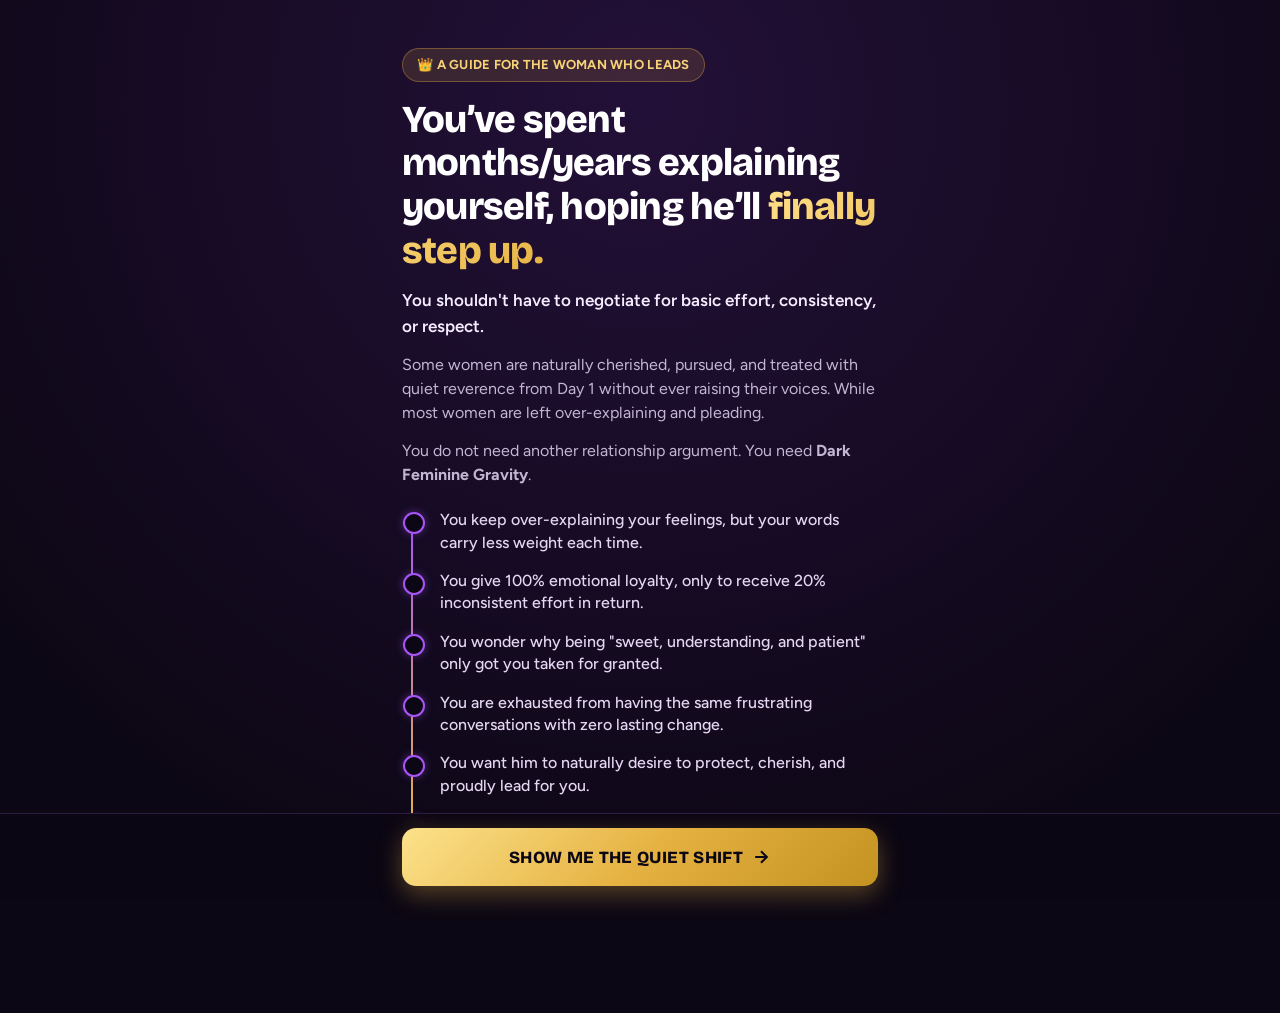
<file: index.html>
<!DOCTYPE html>
<html lang="en">
<head>
  <meta charset="utf-8">
  <meta name="viewport" content="width=device-width, initial-scale=1, viewport-fit=cover">
  <title>How to Command His Obedience (Without Him Noticing) — The Guide for the Woman Who Leads</title>
  <meta name="description" content="Discover the subtle psychological shifts, dark feminine gravity, and the soft authority voice that make a man eager to honor, cherish, and devotedly follow your lead.">
  <meta name="color-scheme" content="dark light">

  <!-- Open Graph / Social -->
  <meta property="og:title" content="How to Command His Obedience (Without Him Noticing)">
  <meta property="og:description" content="Stop negotiating for his respect. Discover the quiet psychological shifts that command devotion in dating and love.">
  <meta property="og:image" content="assets/images/ebook-mockup.jpg">
  <meta property="og:type" content="book">
  <link rel="icon" href="data:image/svg+xml,<svg xmlns='http://www.w3.org/2000/svg' viewBox='0 0 100 100'><text y='.9em' font-size='90'>👑</text></svg>">

  <!-- Fonts -->
  <link rel="preconnect" href="https://fonts.googleapis.com">
  <link rel="preconnect" href="https://fonts.gstatic.com" crossorigin>
  <link href="https://fonts.googleapis.com/css2?family=Bricolage+Grotesque:opsz,wght@12..96,600;12..96,800&family=Figtree:ital,wght@0,400;0,500;0,600;0,700;1,400&family=Playfair+Display:ital,wght@0,600;0,700;1,600&display=swap" rel="stylesheet">

  <!-- Dedicated Stylesheet -->
  <link rel="stylesheet" href="funnel.css">
  <!-- Meta Pixel Code -->
  <script>
  !function(f,b,e,v,n,t,s)
  {if(f.fbq)return;n=f.fbq=function(){n.callMethod?
  n.callMethod.apply(n,arguments):n.queue.push(arguments)};
  if(!f._fbq)f._fbq=n;n.push=n;n.loaded=!0;n.version='2.0';
  n.queue=[];t=b.createElement(e);t.async=!0;
  t.src=v;s=b.getElementsByTagName(e)[0];
  s.parentNode.insertBefore(t,s)}(window, document,'script',
  'https://connect.facebook.net/en_US/fbevents.js');
  fbq('init', '2624475257983924');
  fbq('track', 'PageView');
  </script>
  <noscript><img height="1" width="1" style="display:none"
  src="https://www.facebook.com/tr?id=2624475257983924&ev=PageView&noscript=1"
  /></noscript>
<!-- End Meta Pixel Code -->
</head>
<body>

<div id="app" data-t="slide">

  <!-- =========================================================================
       PAGE 1: The Problem & Story Hook (Agitation)
       ========================================================================= -->
  <section class="screen active" id="p1">
    <div class="inner">
      <div class="badge-tag">👑 A Guide For The Woman Who Leads</div>
      
      <h1>You’ve spent months/years explaining yourself, hoping he’ll <span class="accent">finally step up.</span></h1>
      
      <p class="sub em">You shouldn't have to negotiate for basic effort, consistency, or respect.</p>
      <p class="sub">Some women are naturally cherished, pursued, and treated with quiet reverence from Day 1 without ever raising their voices. While most women are left over-explaining and pleading.</p>
      <p class="sub">You do not need another relationship argument. You need <strong>Dark Feminine Gravity</strong>.</p>
      
      <ul class="path" aria-label="Things you may be experiencing">
        <li>You keep over-explaining your feelings, but your words carry less weight each time.</li>
        <li>You give 100% emotional loyalty, only to receive 20% inconsistent effort in return.</li>
        <li>You wonder why being "sweet, understanding, and patient" only got you taken for granted.</li>
        <li>You are exhausted from having the same frustrating conversations with zero lasting change.</li>
        <li>You want him to naturally desire to protect, cherish, and proudly lead for you.</li>
        <li class="end" aria-hidden="true"></li>
      </ul>
      
      <p class="tap">✨ If you are ready to reclaim your quiet power, tap below.</p>
    </div>
    
    <div class="dock">
      <div class="wrap">
        <button class="btn" id="b1">
          <span>SHOW ME THE QUIET SHIFT</span>
          <svg width="20" height="20" viewBox="0 0 24 24" fill="none" stroke="currentColor" stroke-width="2.5"><path d="M5 12h14M12 5l7 7-7 7"/></svg>
        </button>
      </div>
    </div>
  </section>

  <!-- =========================================================================
       PAGE 2: The Core Solution Pillars + Rotating Testimonials
       ========================================================================= -->
  <section class="screen" id="p2">
    <div class="inner">
      <div class="badge-tag">💎 The Psychological Blueprint</div>
      <h2>Here is how you command his devotion <span class="accent">— without asking twice</span></h2>
      <p class="sub">Learn the quiet behavioral shifts that make a man instinctively want to honor, protect, and prioritize you.</p>
      
      <ul class="learn">
        <li>
          <svg class="g a1" viewBox="0 0 44 44" aria-hidden="true">
            <circle class="s r" cx="22" cy="22" r="16"/>
            <circle class="s" cx="22" cy="22" r="8"/>
            <circle class="y" cx="22" cy="22" r="3.5"/>
          </svg>
          <div>
            <h3>THE SOFT AUTHORITY REGISTER</h3>
            <p>Master the calm, unhurried speaking and texting cadence that commands instant respect without anger, tears, or nagging.</p>
          </div>
        </li>
        <li>
          <svg class="g a2" viewBox="0 0 44 44" aria-hidden="true">
            <path class="s ln" d="M10 30 C18 30 18 14 34 14"/>
            <circle class="f" cx="10" cy="30" r="4"/>
            <circle class="y" cx="34" cy="14" r="4.5"/>
          </svg>
          <div>
            <h3>DARK FEMININE GRAVITY</h3>
            <p>Shift from anxious availability to an alluring, grounded presence that activates his instinct to pursue and win your favor.</p>
          </div>
        </li>
        <li>
          <svg class="g a3" viewBox="0 0 44 44" aria-hidden="true">
            <rect class="f b" x="8" y="8" width="7" height="30" rx="2"/>
            <rect class="f b" x="18.5" y="8" width="7" height="30" rx="2"/>
            <rect class="y b" x="29" y="8" width="7" height="30" rx="2"/>
          </svg>
          <div>
            <h3>THE DEVOTION REWARD LOOP</h3>
            <p>Tap into his primal Hero Instinct so pleasing you and providing for you becomes his greatest masculine satisfaction.</p>
          </div>
        </li>
        <li>
          <svg class="g a4" viewBox="0 0 44 44" aria-hidden="true">
            <path class="s" d="M8 34 H16 V26 H24 V18 H32"/>
            <g class="up"><path class="s" d="M28 8 H36 V16"/><path class="s" d="M36 8 L26 18"/></g>
          </svg>
          <div>
            <h3>SUBCONSCIOUS BOUNDARIES</h3>
            <p>Enforce uncompromising standards through posture, strategic silence, and micro-shifts that register deeply in his subconscious mind.</p>
          </div>
        </li>
        <li>
          <svg class="g a5" viewBox="0 0 44 44" aria-hidden="true">
            <circle class="f" cx="10" cy="10" r="3.5" opacity=".45"/>
            <circle class="f" cx="32" cy="10" r="3.5" opacity=".45"/>
            <circle class="f" cx="10" cy="32" r="3.5" opacity=".45"/>
            <circle class="f" cx="32" cy="32" r="3.5" opacity=".45"/>
            <circle class="f" cx="22" cy="22" r="3.5" opacity=".45"/>
            <circle class="y hl" cx="10" cy="10" r="5"/>
          </svg>
          <div>
            <h3>REPAIR &amp; RESET DYNAMICS</h3>
            <p>Dissolve emotional distance, coldness, or low effort whether you are in early dating or years into a marriage.</p>
          </div>
        </li>
        <li>
          <svg class="g a6" viewBox="0 0 44 44" aria-hidden="true">
            <path class="s" d="M9 33 L22 11 L35 33 Z" opacity=".6"/>
            <circle class="f" cx="9" cy="33" r="4"/>
            <circle class="f" cx="22" cy="11" r="4"/>
            <circle class="f" cx="35" cy="33" r="4"/>
            <circle class="y tv" cx="22" cy="22" r="3.5"/>
          </svg>
          <div>
            <h3>THE HIGH-VALUE OBSESSION SWITCH</h3>
            <p>Establish a rare emotional polarity that makes him dread the thought of losing you and eager to secure your future together.</p>
          </div>
        </li>
      </ul>
      
      <p class="close-text">The goal is not to play childish manipulation games. <span>The goal is to never negotiate for basic respect again.</span></p>
      
      <!-- Proof Card -->
      <div class="proof" id="proof" aria-live="polite">
        <blockquote id="pq"></blockquote>
        <cite id="pc"></cite>
      </div>
    </div>
    
    <div class="dock">
      <div class="wrap">
        <button class="btn" id="b2">
          <span>THIS IS FOR ME</span>
          <svg width="20" height="20" viewBox="0 0 24 24" fill="none" stroke="currentColor" stroke-width="2.5"><path d="M5 12h14M12 5l7 7-7 7"/></svg>
        </button>
      </div>
    </div>
  </section>

  <!-- =========================================================================
       PAGE 3: Lead Intake / Personalization Form
       ========================================================================= -->
  <section class="screen" id="p3">
    <div class="inner">
      <div class="badge-tag">🔒 Confidential Personalization</div>
      <h2>Let's personalize your access</h2>
      <p class="sub">Before we open the next step, tell us where to deliver your personalized breakdown.</p>
      
      <div class="field">
        <label for="fname">First &amp; Last Name</label>
        <input class="inp" id="fname" type="text" autocomplete="name" placeholder="Enter your full name">
        <div class="err" id="e_name"></div>
      </div>
      
      <div class="field">
        <label for="fphone">WhatsApp / Phone Number</label>
        <div class="phone">
          <button type="button" class="cbtn" id="cbtn" aria-label="Choose country">
            <span class="fl" id="cfl">🇳🇬</span>
            <span id="ccode">+234</span>
          </button>
          <input class="inp" id="fphone" type="tel" inputmode="tel" autocomplete="tel-national" placeholder="Phone number">
        </div>
        <div class="err" id="e_phone"></div>
      </div>
    </div>
    
    <div class="dock">
      <div class="wrap">
        <div class="formerr" id="e_form" role="alert"></div>
        <button class="btn" id="b3">
          <span>CONTINUE TO DIAGNOSTIC</span>
          <svg width="20" height="20" viewBox="0 0 24 24" fill="none" stroke="currentColor" stroke-width="2.5"><path d="M5 12h14M12 5l7 7-7 7"/></svg>
        </button>
      </div>
    </div>
  </section>

  <!-- =========================================================================
       PAGE 4: Interactive Diagnostic (3 Targeted Questions)
       ========================================================================= -->
  <section class="screen" id="p4">
    <div class="inner">
      <div class="badge-tag">✨ Power Diagnostic</div>
      <h2>Tell us what brought you here</h2>
      <p class="sub">Select the answer that best matches your honest feelings right now.</p>
      <div class="qwrap" id="qwrap"></div>
    </div>
  </section>

  <!-- =========================================================================
       PAGE 5: Plan Options
       ========================================================================= -->
  <section class="screen" id="p5">
    <div class="inner">
      <div class="badge-tag">💎 Limited Launch Pricing • First 50 Readers Only</div>
      <h2>Choose your edition</h2>
      <p class="sub">Special ₦4,500 launch access is reserved for the first 50 readers only.</p>
      
      <div class="plans" id="amts">
        <!-- Plan 1 (Single Exclusive Offer) -->
        <button class="plan popular" data-v="4500" style="cursor: pointer;">
          <span class="pn">Digital Ebook + Launch Bonus Pack</span>
          <span class="pp">₦4,500</span>
          <span class="al"></span>
          <span class="pd">The complete uncensored guide in instant PDF format, plus 3 fast-action bonus swipe files.</span>
          <span class="pf">"I applied Chapter 4 during dinner... his entire tone shifted and he planned our next 3 dates." (Sarah M., Lagos)</span>
        </button>
      </div>
      
      <div class="formerr" id="e5" role="alert"></div>
    </div>
  </section>

  <!-- =========================================================================
       PAGE 6: Plan Detail & Value Stack Breakdown
       ========================================================================= -->
  <section class="screen" id="p6">
    <div class="inner">
      <div class="ptag" id="d_tag"></div>
      <div class="pprice" id="d_price"></div>
      <div class="papprox" id="d_approx"></div>
      <div class="purg">⏰ Launch pricing is available for the first 50 readers only. Lock in today's special ₦4,500 access before the price increases to ₦18,000.</div>
      <div class="pdfline" id="d_proof"></div>
      <div id="d_body"></div>
    </div>
    
    <div class="dock">
      <div class="wrap">
        <div class="formerr" id="e6" role="alert"></div>
        <button class="btn" id="b6">
          <span>GET INSTANT ACCESS NOW</span>
          <svg width="20" height="20" viewBox="0 0 24 24" fill="none" stroke="currentColor" stroke-width="2.5"><path d="M5 12h14M12 5l7 7-7 7"/></svg>
        </button>
        <button class="linkbtn" id="l6"></button>
      </div>
    </div>
  </section>

  <!-- =========================================================================
       PAGE 7: Checkout Loading Screen
       ========================================================================= -->
  <section class="screen" id="pcheck">
    <div class="center">
      <div class="spin" aria-hidden="true"></div>
      <h2>Taking you to secure checkout</h2>
      <p class="sub">Your personalized access is locked in. Opening Selar payment gateway now...</p>
      <button class="btn" id="bcheck" style="margin-top: 14px; max-width: 320px;">CLICK HERE IF NOT REDIRECTED</button>
    </div>
  </section>

</div>

<!-- =========================================================================
     COUNTRY SELECTOR BOTTOM SHEET
     ========================================================================= -->
<div class="sheet" id="sheet" role="dialog" aria-modal="true" aria-label="Choose country">
  <div class="box">
    <div class="top" style="display: flex; gap: 10px; align-items: center;">
      <input class="inp" id="csearch" type="search" placeholder="Search country name or code..." autocomplete="off" style="flex: 1;">
      <button type="button" id="sheetClose" aria-label="Close" style="background: var(--bg-card); border: 1px solid var(--border-subtle); color: var(--text-muted); font-size: 24px; width: 48px; height: 50px; border-radius: 12px; cursor: pointer; display: flex; align-items: center; justify-content: center; flex: 0 0 48px;">&times;</button>
    </div>
    <div class="list" id="clist"></div>
  </div>
</div>

<!-- =========================================================================
     EXIT INTENT / BACK-BUTTON DOWNSELL MODAL
     ========================================================================= -->
<div id="exitIntentModal" class="exit-modal-overlay" role="dialog" aria-modal="true" aria-label="Special offer">
  <div class="exit-modal-card">
    <button class="exit-modal-close" id="emClose" aria-label="Close">&times;</button>
    <span class="exit-modal-badge">Wait — Before you leave</span>
    <h2>Is ₦4,500 more than you wanted to spend today?</h2>
    <p>Don't leave empty-handed. Grab the <strong>"50 High-Value Text Swipe File + Chapter 1 Preview"</strong> for just <strong>₦2,000</strong> and start shifting his behavior tonight.</p>
    <div class="exit-modal-approx" id="emApprox"></div>
    <a href="https://selar.com/9v9203v295" id="emCta" class="exit-modal-cta">Get The Mini Swipe Guide For ₦2,000</a>
    <button class="exit-modal-decline" id="emDecline">No thanks, I will pass on this for now</button>
  </div>
</div>

<!-- Dedicated Logic Script -->
<script src="funnel.js"></script>

</body>
</html>
</file>
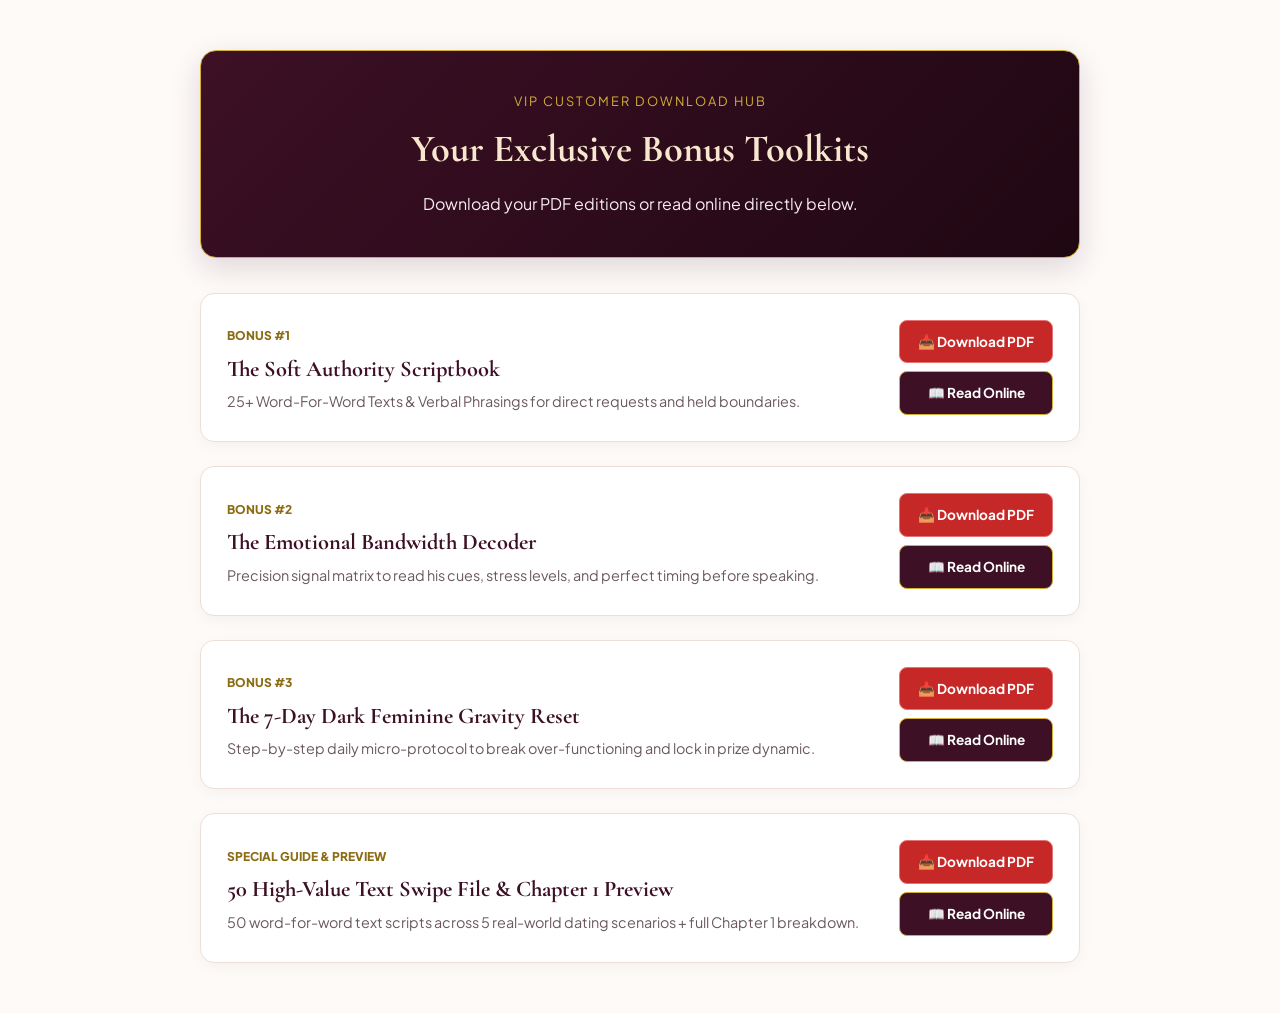
<file: bonuses/index.html>
<!DOCTYPE html>
<html lang="en">
<head>
  <meta charset="UTF-8">
  <meta name="viewport" content="width=device-width, initial-scale=1.0">
  <title>Your Exclusive Bonus Bundle — How To Command His Obedience</title>
  <link href="https://fonts.googleapis.com/css2?family=Cormorant+Garamond:ital,wght@0,600;0,700;1,400;1,600&family=Plus+Jakarta+Sans:wght@400;500;600;700&display=swap" rel="stylesheet">
  <style>
    :root {
      --primary: #3d1025;
      --secondary: #68233a;
      --accent: #d4af37;
      --bg: #fdfaf8;
      --card: #ffffff;
      --text: #2b1c22;
      --border: #eeded8;
    }
    * { box-sizing: border-box; margin: 0; padding: 0; }
    body {
      font-family: 'Plus Jakarta Sans', sans-serif;
      background: var(--bg);
      color: var(--text);
      line-height: 1.6;
      padding: 50px 20px;
    }
    .container {
      max-width: 880px;
      margin: 0 auto;
    }
    .hero-card {
      background: linear-gradient(135deg, #3d1025 0%, #1f0712 100%);
      color: #fff;
      padding: 40px;
      border-radius: 16px;
      text-align: center;
      margin-bottom: 35px;
      border: 1px solid var(--accent);
      box-shadow: 0 10px 30px rgba(61,16,37,0.15);
    }
    .hero-card h1 {
      font-family: 'Cormorant Garamond', serif;
      font-size: 2.4rem;
      color: #f7e7ce;
      margin-bottom: 10px;
    }
    .bonus-grid {
      display: grid;
      gap: 24px;
    }
    .bonus-box {
      background: #fff;
      border: 1px solid var(--border);
      border-radius: 14px;
      padding: 26px;
      display: flex;
      justify-content: space-between;
      align-items: center;
      gap: 20px;
      box-shadow: 0 4px 15px rgba(0,0,0,0.04);
    }
    .bonus-actions {
      display: flex;
      flex-direction: column;
      gap: 8px;
      flex-shrink: 0;
    }
    .btn {
      background: #3d1025;
      color: #fff;
      text-decoration: none;
      padding: 10px 18px;
      border-radius: 8px;
      font-weight: 700;
      font-size: 0.85rem;
      border: 1px solid var(--accent);
      white-space: nowrap;
      text-align: center;
      transition: transform 0.2s, background 0.2s;
      display: inline-flex;
      align-items: center;
      justify-content: center;
      gap: 6px;
    }
    .btn:hover {
      transform: translateY(-2px);
      background: #571635;
    }
    .btn-pdf {
      background: #c62828;
      border-color: #e57373;
    }
    .btn-pdf:hover {
      background: #b71c1c;
    }
    @media (max-width: 650px) {
      .bonus-box {
        flex-direction: column;
        align-items: flex-start;
      }
      .bonus-actions {
        width: 100%;
        flex-direction: row;
      }
      .btn {
        flex: 1;
      }
    }
  </style>
</head>
<body>
  <div class="container">
    <div class="hero-card">
      <div style="font-size: 0.8rem; text-transform: uppercase; letter-spacing: 2px; color: var(--accent); margin-bottom: 8px;">VIP Customer Download Hub</div>
      <h1>Your Exclusive Bonus Toolkits</h1>
      <p style="color: #f8eef1; font-size: 1rem;">Download your PDF editions or read online directly below.</p>
    </div>

    <div class="bonus-grid">
      <!-- Bonus 1 -->
      <div class="bonus-box">
        <div>
          <span style="font-size: 0.75rem; font-weight: 800; color: #8c6c14; text-transform: uppercase;">Bonus #1</span>
          <h3 style="font-family: 'Cormorant Garamond', serif; font-size: 1.4rem; color: #3d1025; margin: 4px 0;">The Soft Authority Scriptbook</h3>
          <p style="font-size: 0.9rem; color: #6b5860;">25+ Word-For-Word Texts & Verbal Phrasings for direct requests and held boundaries.</p>
        </div>
        <div class="bonus-actions">
          <a href="The-Soft-Authority-Scriptbook.pdf" download class="btn btn-pdf">📥 Download PDF</a>
          <a href="The-Soft-Authority-Scriptbook.html" target="_blank" class="btn">📖 Read Online</a>
        </div>
      </div>

      <!-- Bonus 2 -->
      <div class="bonus-box">
        <div>
          <span style="font-size: 0.75rem; font-weight: 800; color: #8c6c14; text-transform: uppercase;">Bonus #2</span>
          <h3 style="font-family: 'Cormorant Garamond', serif; font-size: 1.4rem; color: #3d1025; margin: 4px 0;">The Emotional Bandwidth Decoder</h3>
          <p style="font-size: 0.9rem; color: #6b5860;">Precision signal matrix to read his cues, stress levels, and perfect timing before speaking.</p>
        </div>
        <div class="bonus-actions">
          <a href="The-Emotional-Bandwidth-Decoder.pdf" download class="btn btn-pdf">📥 Download PDF</a>
          <a href="The-Emotional-Bandwidth-Decoder.html" target="_blank" class="btn">📖 Read Online</a>
        </div>
      </div>

      <!-- Bonus 3 -->
      <div class="bonus-box">
        <div>
          <span style="font-size: 0.75rem; font-weight: 800; color: #8c6c14; text-transform: uppercase;">Bonus #3</span>
          <h3 style="font-family: 'Cormorant Garamond', serif; font-size: 1.4rem; color: #3d1025; margin: 4px 0;">The 7-Day Dark Feminine Gravity Reset</h3>
          <p style="font-size: 0.9rem; color: #6b5860;">Step-by-step daily micro-protocol to break over-functioning and lock in prize dynamic.</p>
        </div>
        <div class="bonus-actions">
          <a href="The-7-Day-Dark-Feminine-Gravity-Reset.pdf" download class="btn btn-pdf">📥 Download PDF</a>
          <a href="The-7-Day-Dark-Feminine-Gravity-Reset.html" target="_blank" class="btn">📖 Read Online</a>
        </div>
      </div>

      <!-- Bonus 4 / Mini Guide -->
      <div class="bonus-box">
        <div>
          <span style="font-size: 0.75rem; font-weight: 800; color: #8c6c14; text-transform: uppercase;">Special Guide &amp; Preview</span>
          <h3 style="font-family: 'Cormorant Garamond', serif; font-size: 1.4rem; color: #3d1025; margin: 4px 0;">50 High-Value Text Swipe File &amp; Chapter 1 Preview</h3>
          <p style="font-size: 0.9rem; color: #6b5860;">50 word-for-word text scripts across 5 real-world dating scenarios + full Chapter 1 breakdown.</p>
        </div>
        <div class="bonus-actions">
          <a href="50-High-Value-Text-Swipe-File-and-Chapter-1-Preview.pdf" download class="btn btn-pdf">📥 Download PDF</a>
          <a href="50-High-Value-Text-Swipe-File-and-Chapter-1-Preview.html" target="_blank" class="btn">📖 Read Online</a>
        </div>
      </div>
    </div>
  </div>
</body>
</html>
</file>
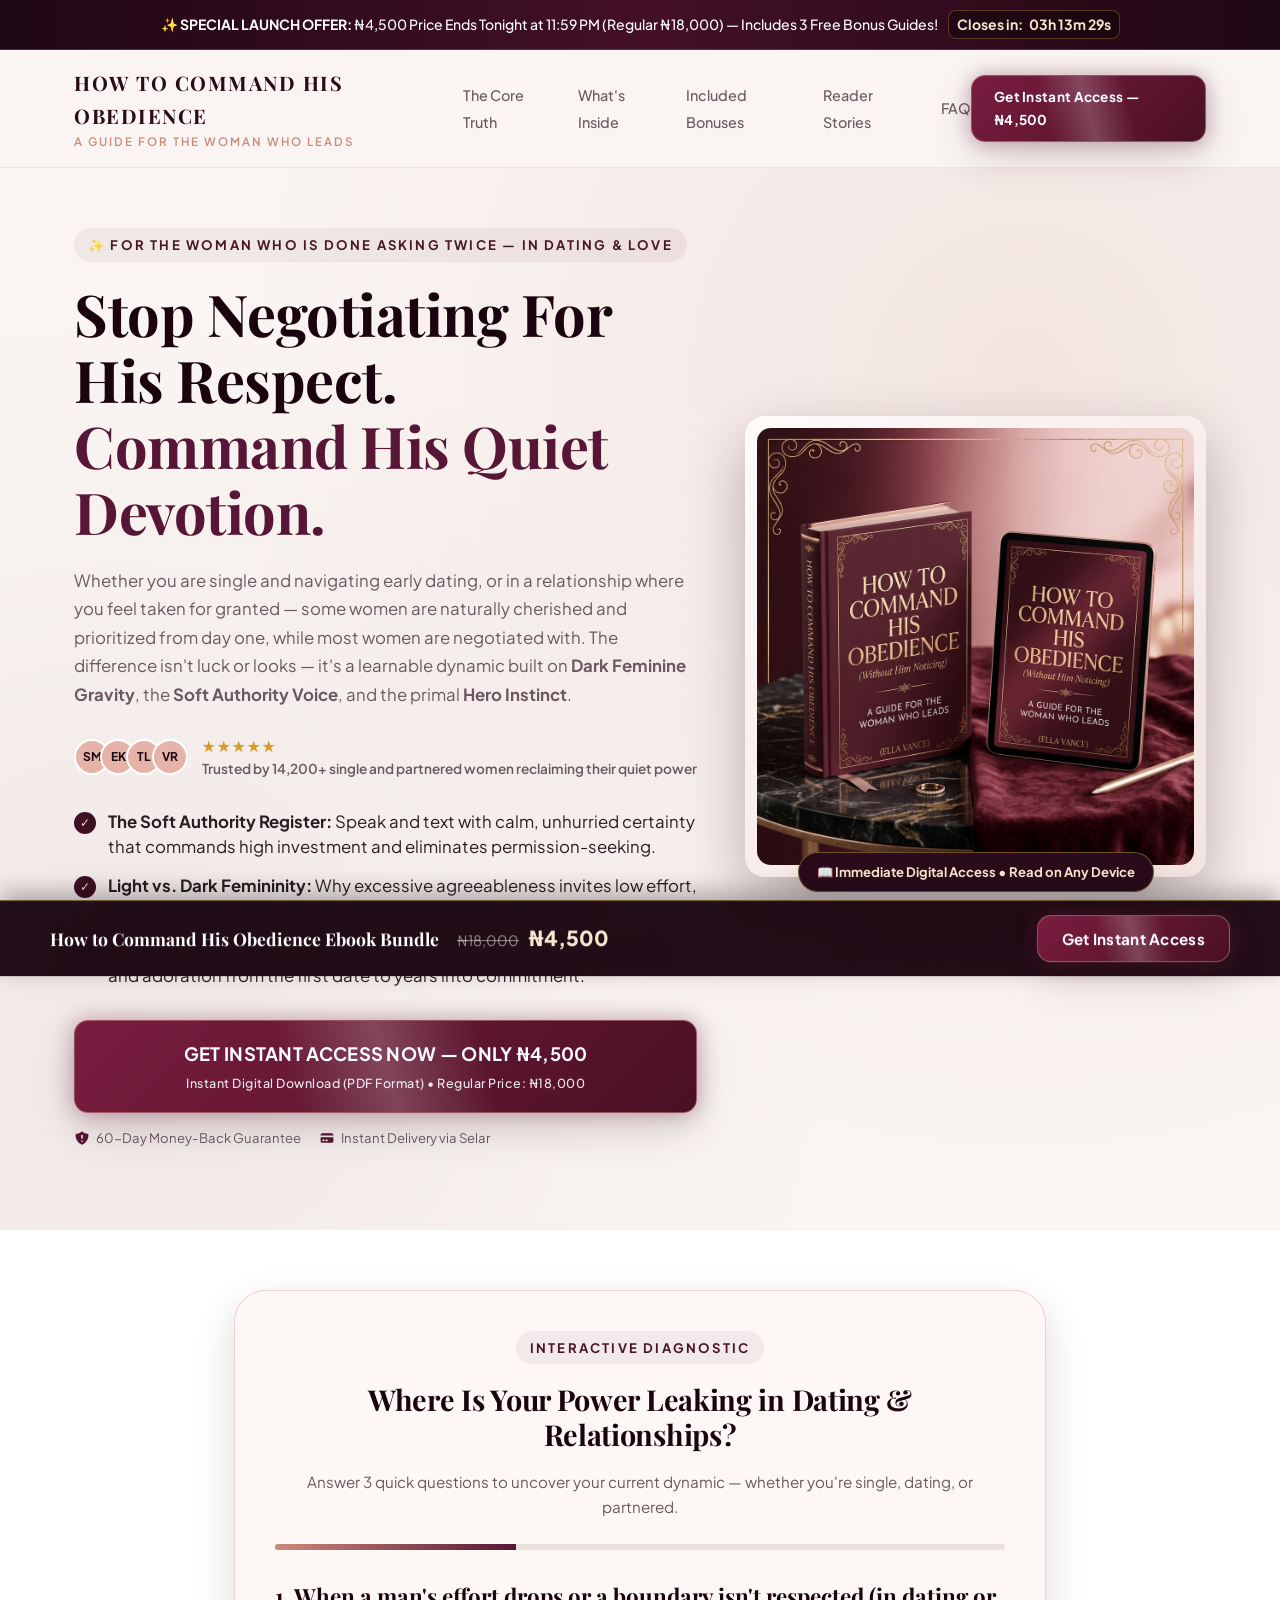
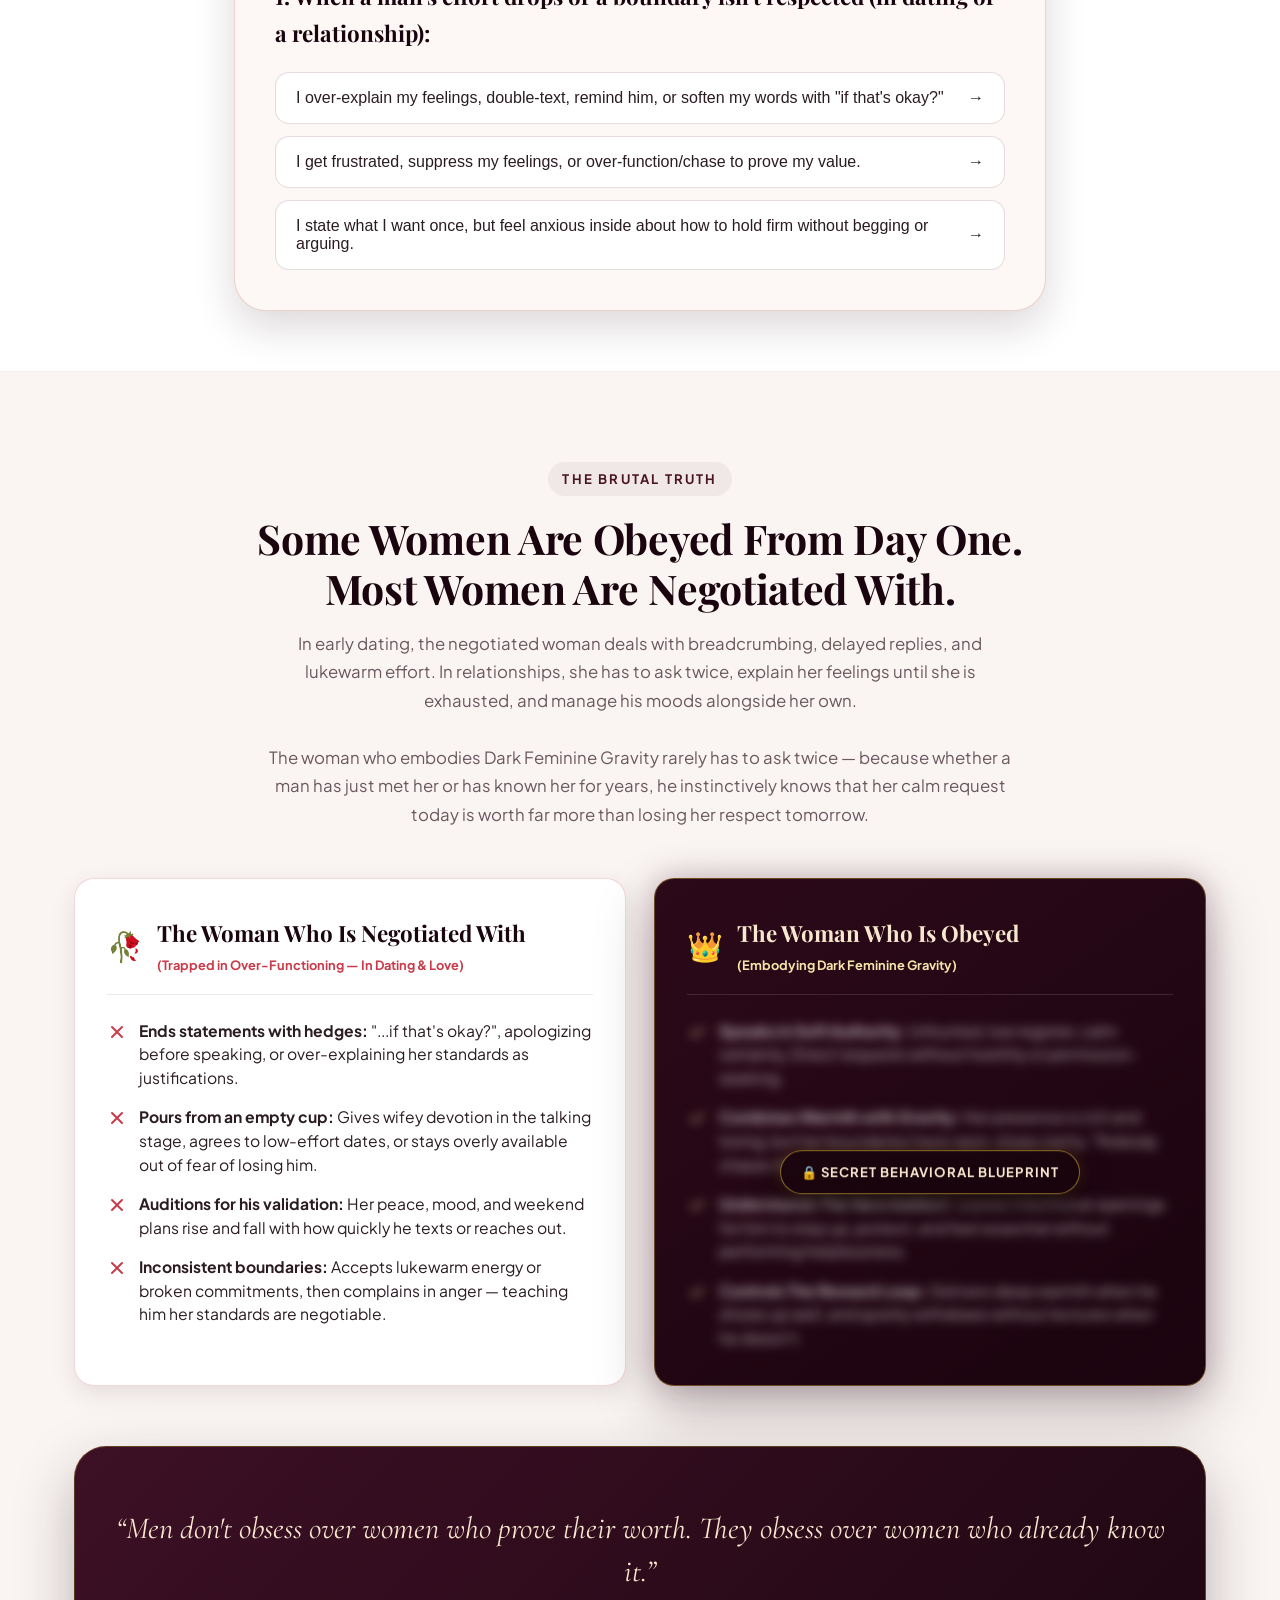
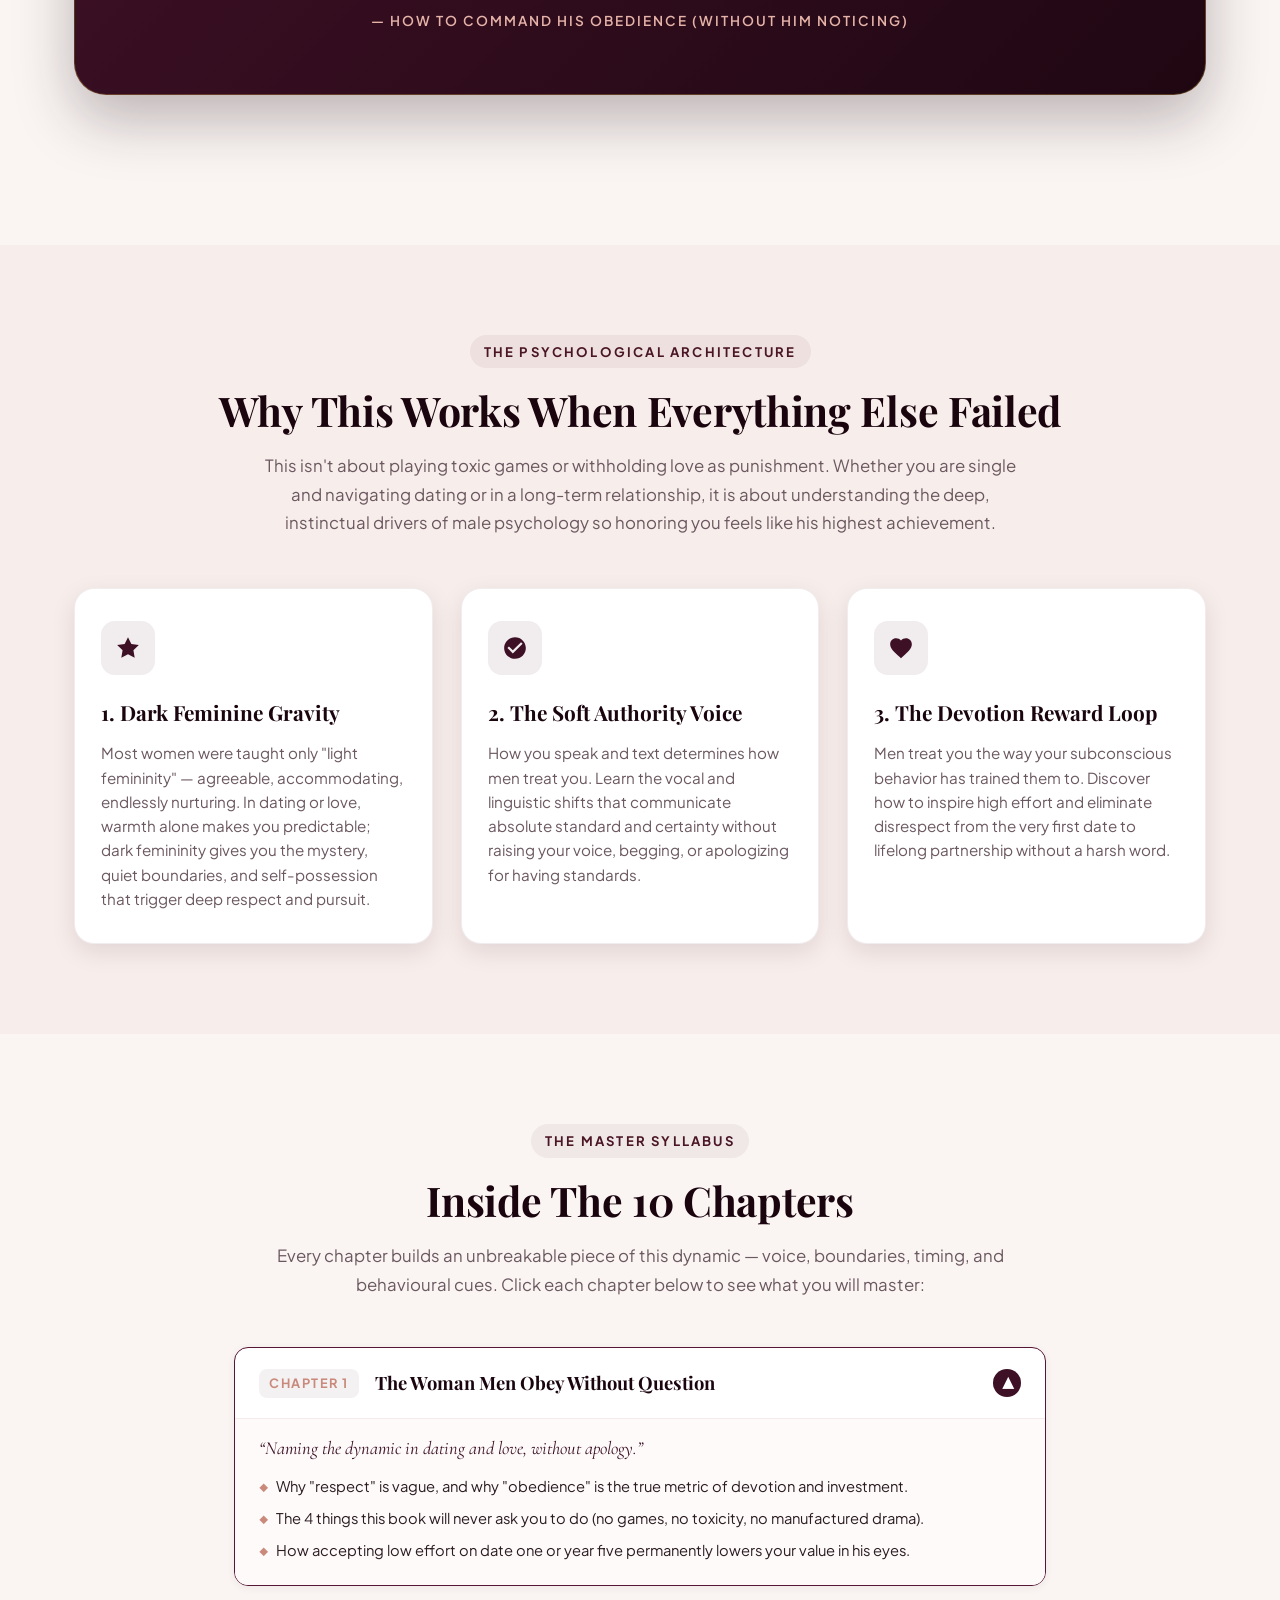
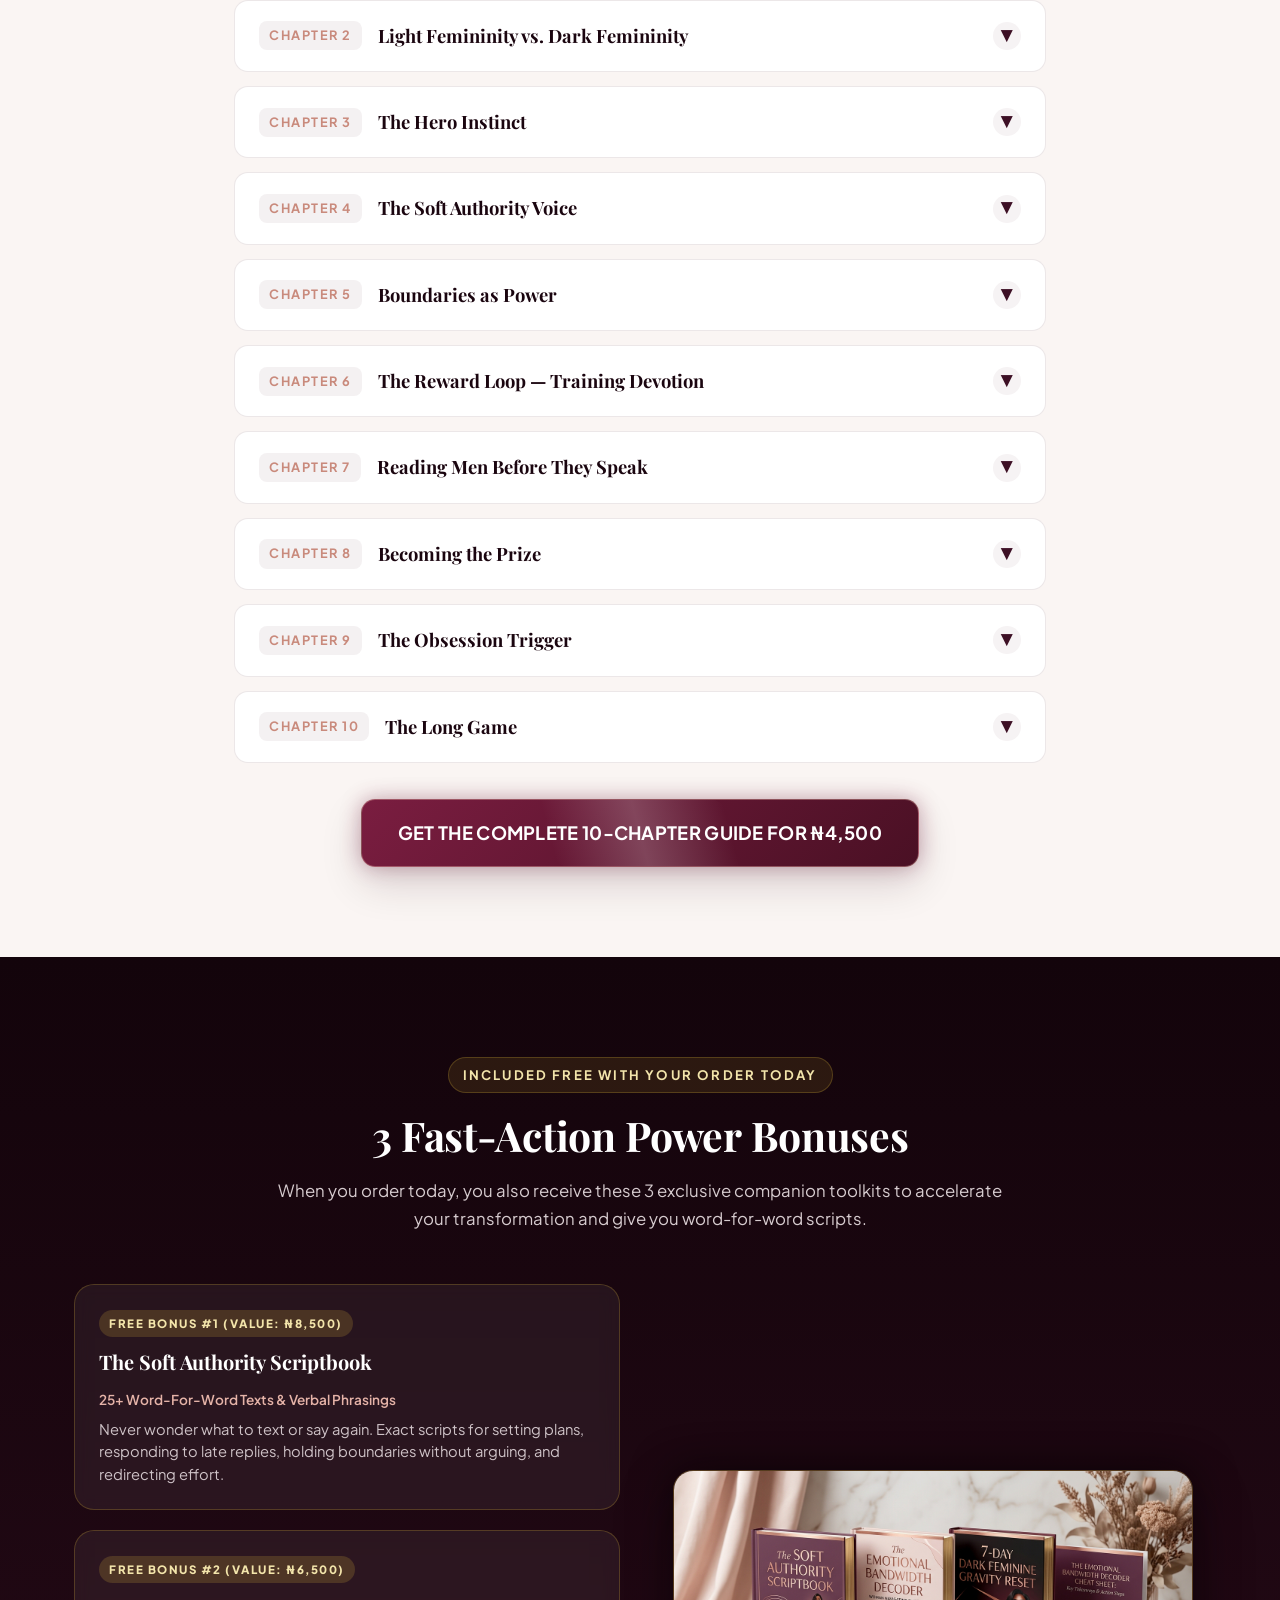
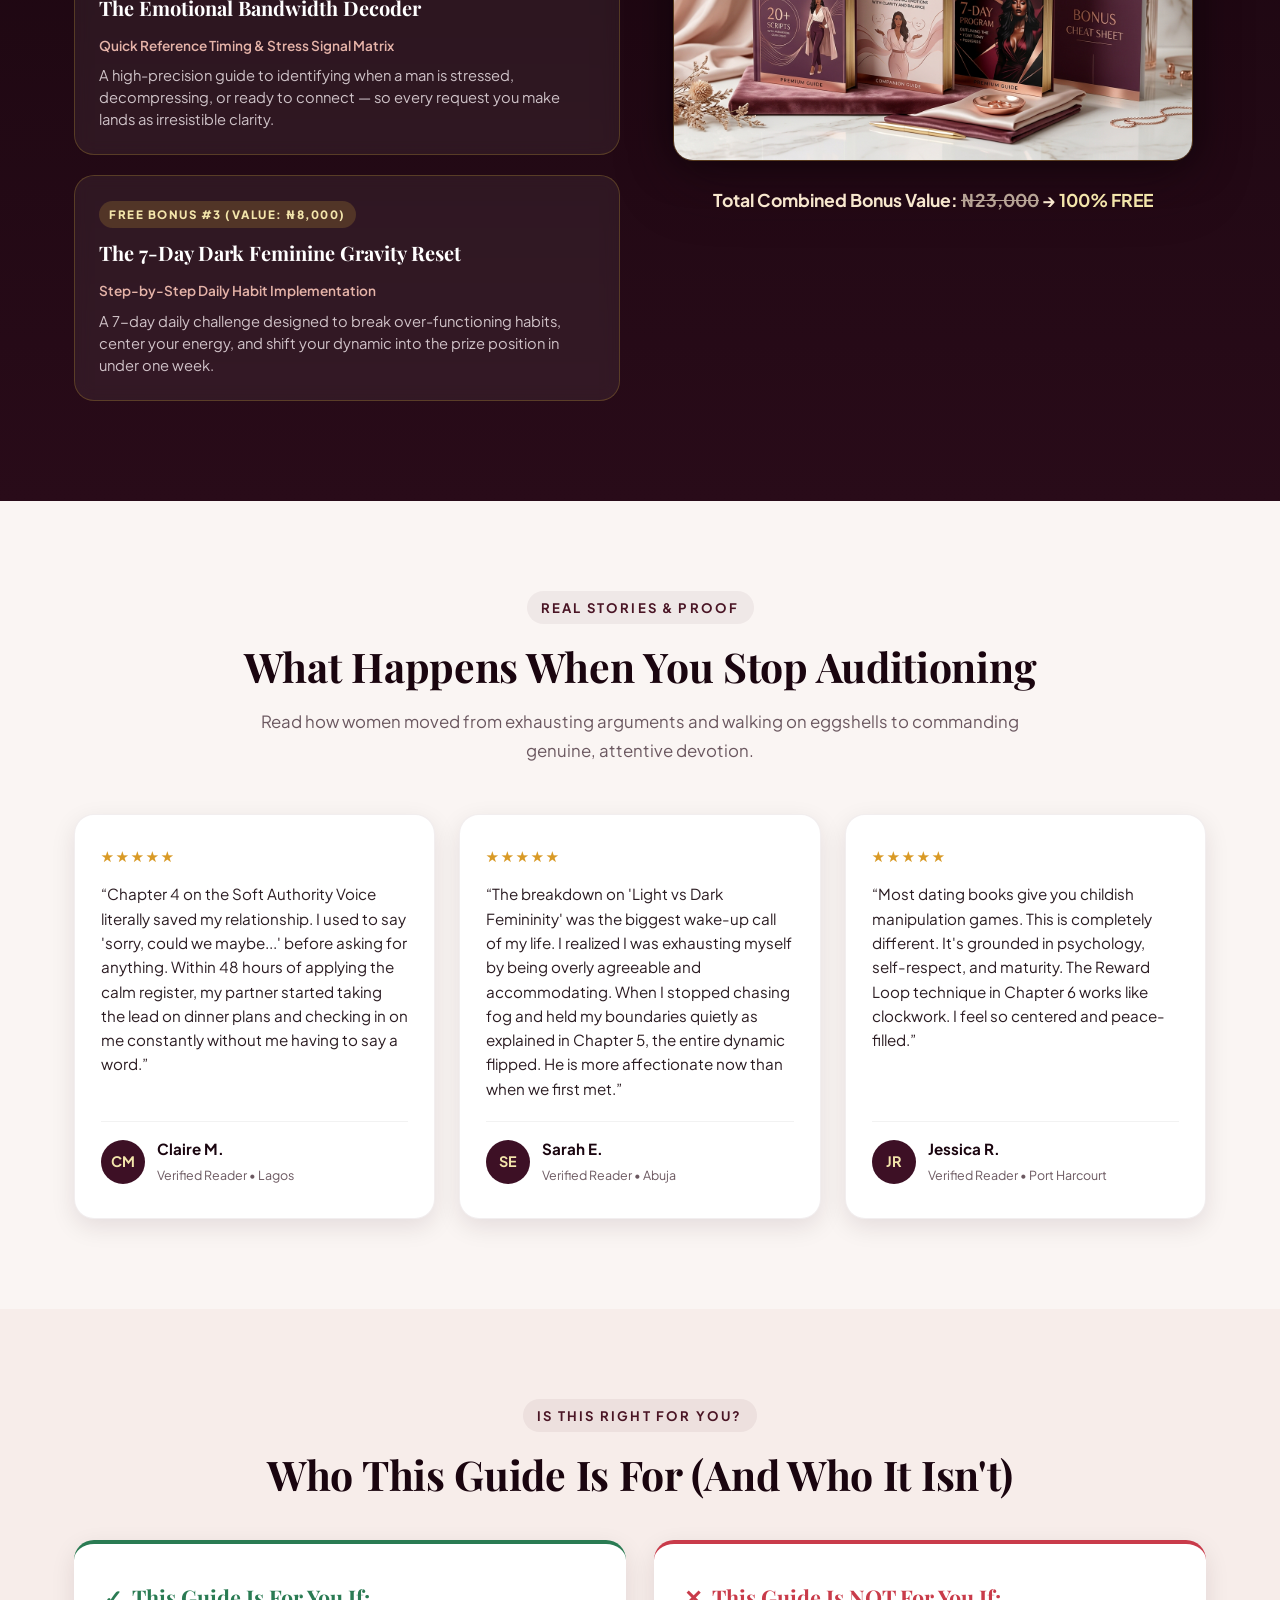
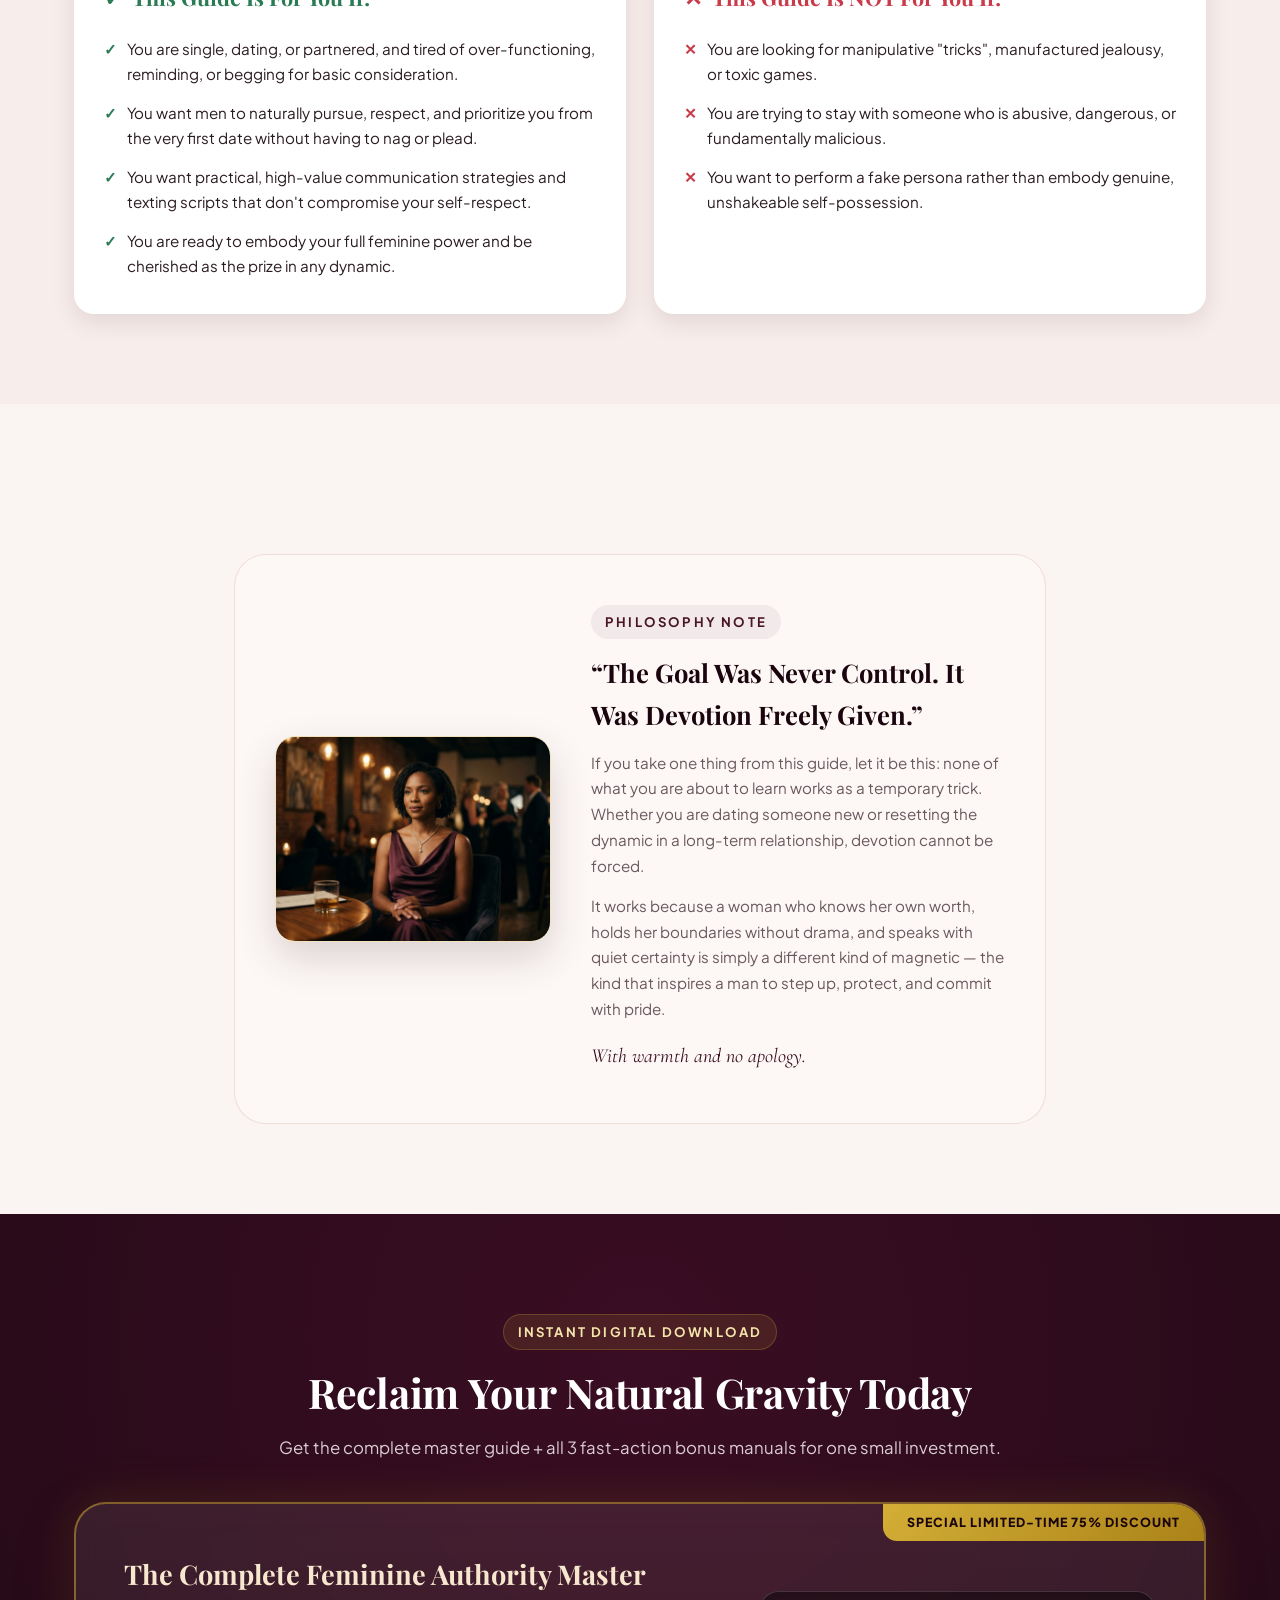
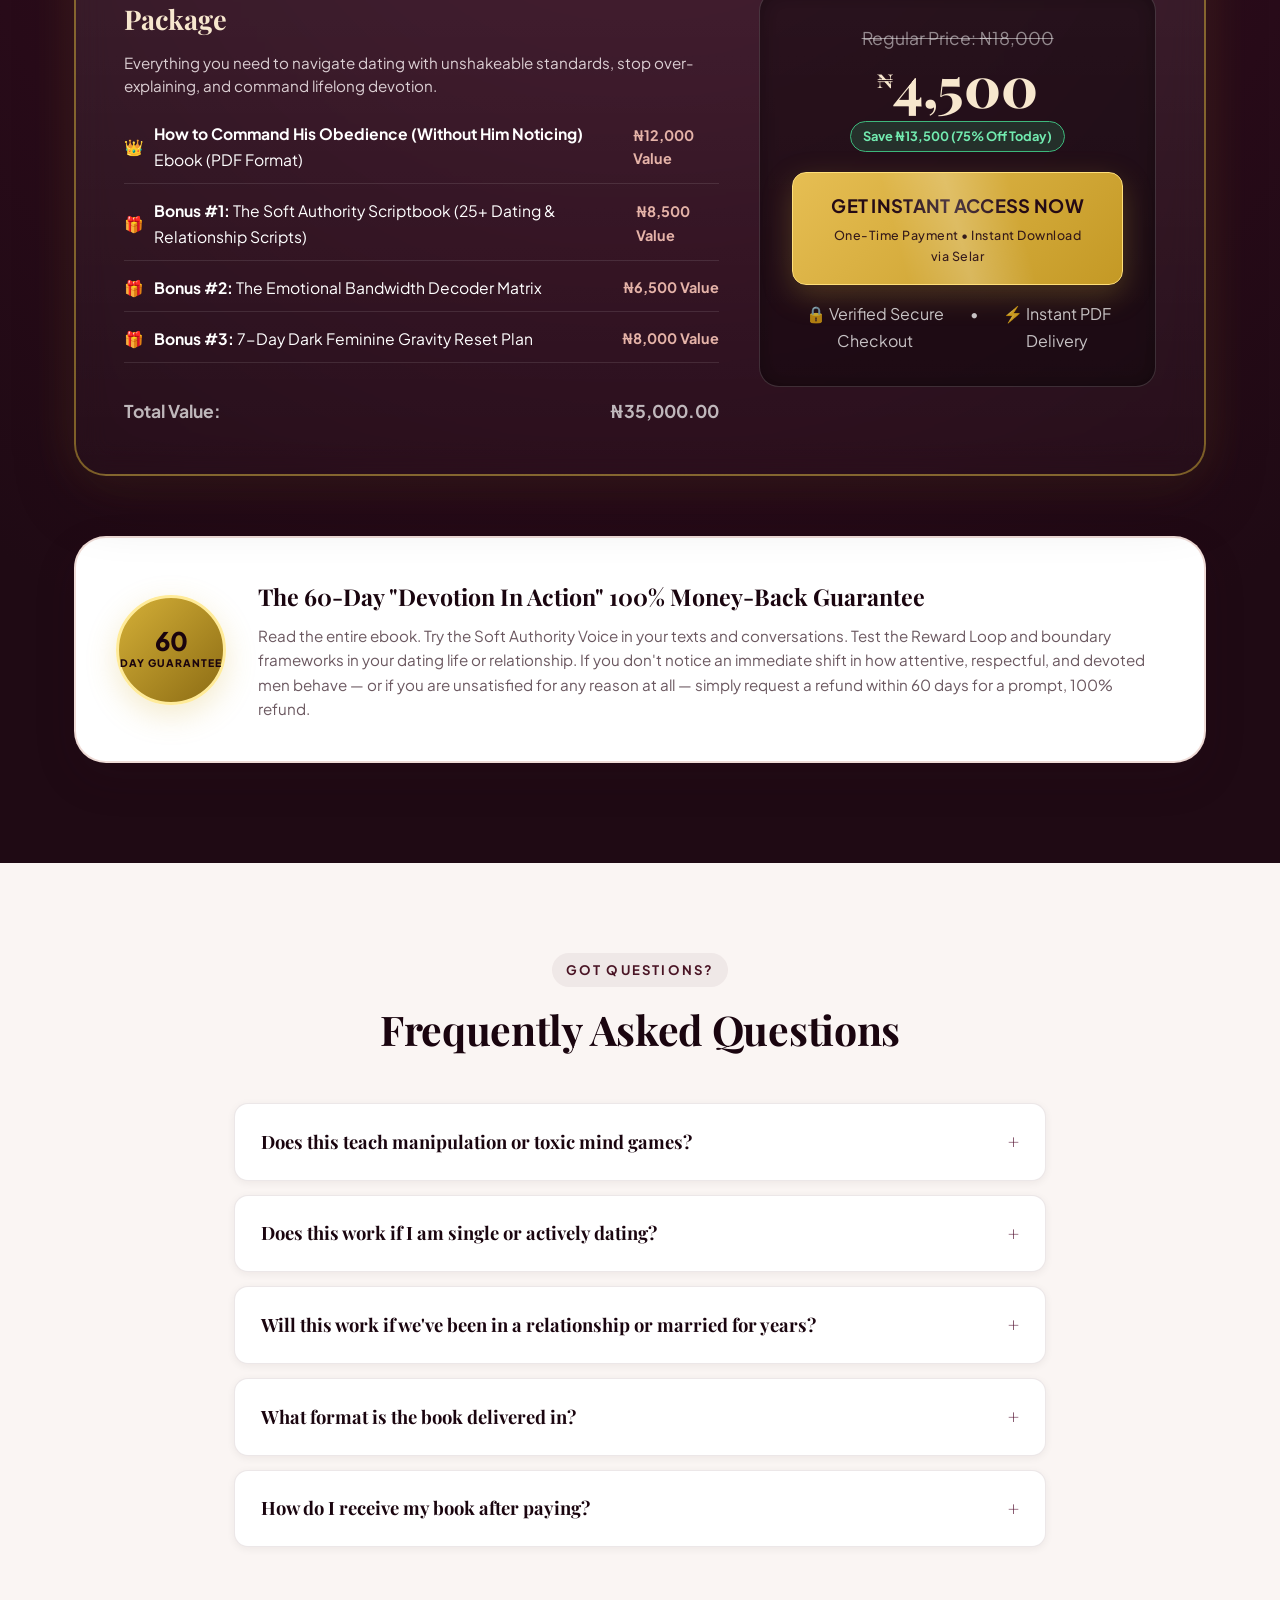
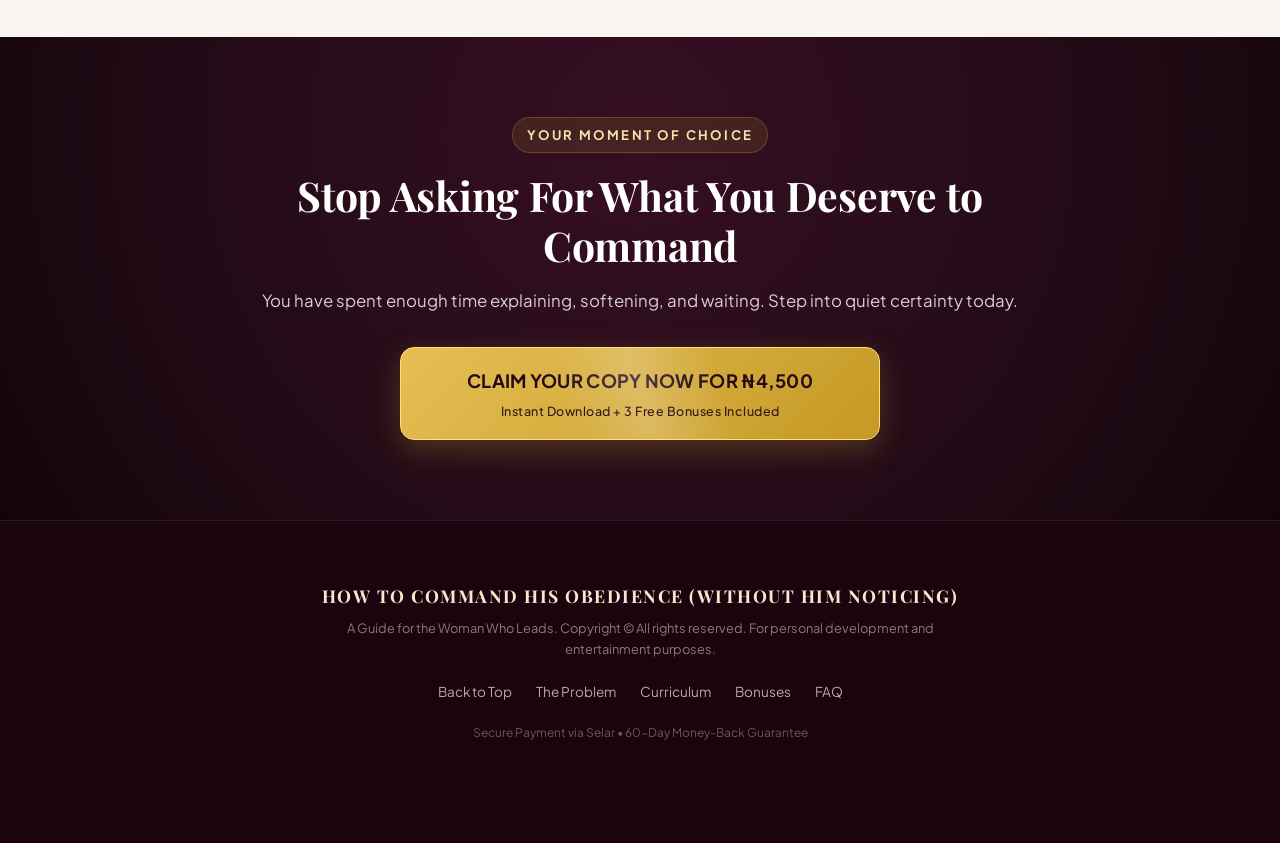
<file: index-backup.html>
<!DOCTYPE html>
<html lang="en">
<head>
  <meta charset="UTF-8">
  <meta name="viewport" content="width=device-width, initial-scale=1.0">
  <title>How to Command His Obedience (Without Him Noticing) — Official Ebook</title>
  <meta name="description" content="Stop negotiating for his respect. Whether single and dating or in a relationship, discover the quiet psychological shifts that make a man eager to honor, cherish, and devotedly follow your lead.">
  <meta name="keywords" content="dark femininity, dating psychology, relationship psychology, hero instinct, soft authority voice, command his obedience, feminine power, high value woman">
  
  <!-- Open Graph / Meta -->
  <meta property="og:title" content="How to Command His Obedience (Without Him Noticing) — The Guide for the Woman Who Leads">
  <meta property="og:description" content="Discover the subtle art of dark feminine gravity, the soft authority voice, and the behavioral loops that command devotion in dating and love.">
  <meta property="og:image" content="assets/images/ebook-mockup.jpg">
  <meta property="og:type" content="book">

  <!-- Stylesheet -->
  <link rel="stylesheet" href="styles.css">
  <link rel="icon" href="data:image/svg+xml,<svg xmlns='http://www.w3.org/2000/svg' viewBox='0 0 100 100'><text y='.9em' font-size='90'>👑</text></svg>">
</head>
<body>

  <!-- ==========================================================================
       CONFIGURABLE SELAR CHECKOUT LINK:
       Replace "https://selar.com/9v9203v295" with your actual Selar product link.
       ========================================================================== -->

  <!-- 1. TOP URGENCY ANNOUNCEMENT BAR -->
  <div class="announcement-bar">
    <span>✨ <strong>SPECIAL LAUNCH OFFER:</strong> ₦4,500 Price Ends Tonight at 11:59 PM (Regular ₦18,000) — Includes 3 Free Bonus Guides!</span>
    <span class="countdown-timer-inline">Closes in: <span class="countdown-timer-value">15h 01m 24s</span></span>
  </div>

  <!-- 2. SITE HEADER -->
  <header class="site-header">
    <div class="container nav-wrap">
      <a href="#" class="brand-logo">
        <span class="brand-title">How To Command His Obedience</span>
        <span class="brand-sub">A Guide for the Woman Who Leads</span>
      </a>
      <ul class="nav-links">
        <li><a href="#the-truth" class="nav-link">The Core Truth</a></li>
        <li><a href="#curriculum" class="nav-link">What's Inside</a></li>
        <li><a href="#bonuses" class="nav-link">Included Bonuses</a></li>
        <li><a href="#reviews" class="nav-link">Reader Stories</a></li>
        <li><a href="#faq" class="nav-link">FAQ</a></li>
      </ul>
      <div>
        <a href="https://selar.com/9v9203v295" class="btn-primary btn-nav selar-link" style="padding: 10px 22px; font-size: 0.85rem; text-decoration: none;">
          Get Instant Access — ₦4,500
        </a>
      </div>
    </div>
  </header>

  <!-- 3. HERO SECTION -->
  <section class="hero-section" id="hero">
    <div class="container">
      <div class="hero-grid">
        <!-- Hero Text Content -->
        <div class="hero-content">
          <div class="eyebrow">
            <span>✨ For The Woman Who Is Done Asking Twice — In Dating & Love</span>
          </div>

          <h1 class="heading-hero">
            Stop Negotiating For His Respect. <br>
            <span class="accent-plum">Command His Quiet Devotion.</span>
          </h1>

          <p class="subheading">
            Whether you are single and navigating early dating, or in a relationship where you feel taken for granted — some women are naturally cherished and prioritized from day one, while most women are negotiated with. The difference isn't luck or looks — it's a learnable dynamic built on <strong>Dark Feminine Gravity</strong>, the <strong>Soft Authority Voice</strong>, and the primal <strong>Hero Instinct</strong>.
          </p>

          <div class="hero-proof" style="margin-top: 24px;">
            <div class="proof-avatars">
              <div class="proof-avatar">SM</div>
              <div class="proof-avatar">EK</div>
              <div class="proof-avatar">TL</div>
              <div class="proof-avatar">VR</div>
            </div>
            <div>
              <div class="proof-stars">★★★★★</div>
              <div class="proof-text">Trusted by 14,200+ single and partnered women reclaiming their quiet power</div>
            </div>
          </div>

          <ul class="hero-bullets">
            <li class="hero-bullet-item">
              <span class="bullet-icon">✓</span>
              <span><strong>The Soft Authority Register:</strong> Speak and text with calm, unhurried certainty that commands high investment and eliminates permission-seeking.</span>
            </li>
            <li class="hero-bullet-item">
              <span class="bullet-icon">✓</span>
              <span><strong>Light vs. Dark Femininity:</strong> Why excessive agreeableness invites low effort, and how quiet gravity makes your presence intoxicatingly rare.</span>
            </li>
            <li class="hero-bullet-item">
              <span class="bullet-icon">✓</span>
              <span><strong>The Devotion Reward Loop:</strong> How to inspire consistent effort, romance, and adoration from the first date to years into commitment.</span>
            </li>
          </ul>

          <div class="hero-cta-box">
            <a href="https://selar.com/9v9203v295" class="btn-primary selar-link" style="text-decoration: none;">
              <span>GET INSTANT ACCESS NOW — ONLY ₦4,500</span>
              <span class="btn-subtext">Instant Digital Download (PDF Format) • Regular Price: ₦18,000</span>
            </a>
            <div class="hero-guarantee-micro">
              <span class="guarantee-item">
                <svg width="16" height="16" fill="currentColor" viewBox="0 0 20 20"><path fill-rule="evenodd" d="M10 1.944A11.954 11.954 0 012.166 5C2.056 5.649 2 6.319 2 7c0 5.225 3.34 9.67 8 11.317C14.66 16.67 18 12.225 18 7c0-.682-.057-1.35-.166-2.001A11.954 11.954 0 0110 1.944zM11 14a1 1 0 11-2 0 1 1 0 012 0zm0-7a1 1 0 10-2 0v3a1 1 0 102 0V7z" clip-rule="evenodd"/></svg>
                60-Day Money-Back Guarantee
              </span>
              <span class="guarantee-item">
                <svg width="16" height="16" fill="currentColor" viewBox="0 0 20 20"><path d="M4 4a2 2 0 00-2 2v1h16V6a2 2 0 00-2-2H4z"/><path fill-rule="evenodd" d="M18 9H2v5a2 2 0 002 2h12a2 2 0 002-2V9zM4 13a1 1 0 011-1h1a1 1 0 110 2H5a1 1 0 01-1-1zm5-1a1 1 0 100 2h1a1 1 0 100-2H9z" clip-rule="evenodd"/></svg>
                Instant Delivery via Selar
              </span>
            </div>
          </div>
        </div>

        <!-- Hero Mockup Media -->
        <div class="hero-media">
          <div class="hero-image-wrapper">
            <img src="assets/images/ebook-mockup.jpg" alt="How to Command His Obedience 3D Ebook Mockup" class="hero-book-img">
            <div class="hero-floating-badge">
              <span>📖 Immediate Digital Access • Read on Any Device</span>
            </div>
          </div>
          <div style="margin-top: 30px;">
            <button onclick="openPreview()" class="btn-secondary" style="font-size: 0.9rem;">
              <span>👁️ Read A Free Sample Chapter</span>
            </button>
          </div>
        </div>
      </div>
    </div>
  </section>

  <!-- 4. INTERACTIVE DIAGNOSTIC SECTION -->
  <section class="diagnostic-section">
    <div class="container container-narrow">
      <div class="quiz-card">
        <div class="text-center" style="margin-bottom: 24px;">
          <div class="eyebrow">Interactive Diagnostic</div>
          <h2 class="heading-section" style="font-size: 1.8rem;">Where Is Your Power Leaking in Dating & Relationships?</h2>
          <p class="subheading mx-auto" style="font-size: 0.95rem;">Answer 3 quick questions to uncover your current dynamic — whether you're single, dating, or partnered.</p>
        </div>

        <div class="quiz-progress-bar">
          <div class="quiz-progress-fill" style="width: 33%;"></div>
        </div>

        <!-- Step 1 -->
        <div class="quiz-step active" id="quiz-step-1">
          <h3 class="quiz-question-title">1. When a man's effort drops or a boundary isn't respected (in dating or a relationship):</h3>
          <div class="quiz-options">
            <button onclick="selectQuizOption(1, 2, 'explain')" class="quiz-option-btn">
              <span>I over-explain my feelings, double-text, remind him, or soften my words with "if that's okay?"</span>
              <span>→</span>
            </button>
            <button onclick="selectQuizOption(1, 1, 'doitmyself')" class="quiz-option-btn">
              <span>I get frustrated, suppress my feelings, or over-function/chase to prove my value.</span>
              <span>→</span>
            </button>
            <button onclick="selectQuizOption(1, 3, 'calm')" class="quiz-option-btn">
              <span>I state what I want once, but feel anxious inside about how to hold firm without begging or arguing.</span>
              <span>→</span>
            </button>
          </div>
        </div>

        <!-- Step 2 -->
        <div class="quiz-step" id="quiz-step-2">
          <h3 class="quiz-question-title">2. When a man becomes inconsistent with communication (slow replies, pulling back, hot & cold):</h3>
          <div class="quiz-options">
            <button onclick="selectQuizOption(2, 2, 'anxious')" class="quiz-option-btn">
              <span>My anxiety spikes; I check my phone, over-analyze his words, and wonder what I did wrong.</span>
              <span>→</span>
            </button>
            <button onclick="selectQuizOption(2, 1, 'overfunction')" class="quiz-option-btn">
              <span>I try to be extra sweet, lower my standard, or stay overly available to win his focus back.</span>
              <span>→</span>
            </button>
            <button onclick="selectQuizOption(2, 3, 'shutoff')" class="quiz-option-btn">
              <span>I give him the silent treatment, but internally I feel rejected and obsess over why he pulled back.</span>
              <span>→</span>
            </button>
          </div>
        </div>

        <!-- Step 3 -->
        <div class="quiz-step" id="quiz-step-3">
          <h3 class="quiz-question-title">3. In dating or your relationship, what is your biggest recurrent pattern?</h3>
          <div class="quiz-options">
            <button onclick="selectQuizOption(3, 2, 'abandon')" class="quiz-option-btn">
              <span>I show too much warmth/commitment too fast, leading men to take my presence for granted.</span>
              <span>→</span>
            </button>
            <button onclick="selectQuizOption(3, 1, 'lecture')" class="quiz-option-btn">
              <span>I state boundaries, but let them slide when he pushes back — teaching him my standard is negotiable.</span>
              <span>→</span>
            </button>
            <button onclick="selectQuizOption(3, 3, 'freeze')" class="quiz-option-btn">
              <span>Men start with high pursuit, but slowly lose urgency and stop making consistent effort.</span>
              <span>→</span>
            </button>
          </div>
        </div>

        <!-- Result -->
        <div class="quiz-step" id="quiz-step-result">
          <div class="quiz-result-box">
            <div class="eyebrow" style="background: rgba(212, 175, 55, 0.15); color: #8c6c14;">Diagnosis Complete</div>
            <h3 id="quiz-result-title" style="font-family: var(--font-serif); font-size: 1.4rem; color: var(--color-plum-950); margin: 10px 0;"></h3>
            <p id="quiz-result-desc" style="font-size: 0.95rem; color: var(--color-text-muted); line-height: 1.7; margin-bottom: 20px;"></p>
            <div style="display: flex; gap: 14px; flex-wrap: wrap;">
              <a href="https://selar.com/9v9203v295" class="btn-primary selar-link" style="padding: 14px 28px; font-size: 1rem; text-decoration: none;">
                Get The Complete Ebook & Master This (₦4,500)
              </a>
              <button onclick="restartQuiz()" class="btn-secondary" style="padding: 14px 20px; font-size: 0.9rem;">
                Retake Assessment
              </button>
            </div>
          </div>
        </div>
      </div>
    </div>
  </section>

  <!-- 5. THE RAW TRUTH & CONTRAST (THE AGITATION) -->
  <section class="section" id="the-truth">
    <div class="container">
      <div class="text-center container-narrow mx-auto">
        <div class="eyebrow">The Brutal Truth</div>
        <h2 class="heading-section">Some Women Are Obeyed From Day One. <br>Most Women Are Negotiated With.</h2>
        <p class="subheading mx-auto">
          In early dating, the negotiated woman deals with breadcrumbing, delayed replies, and lukewarm effort. In relationships, she has to ask twice, explain her feelings until she is exhausted, and manage his moods alongside her own. <br><br>
          The woman who embodies Dark Feminine Gravity rarely has to ask twice — because whether a man has just met her or has known her for years, he instinctively knows that her calm request today is worth far more than losing her respect tomorrow.
        </p>
      </div>

      <div class="contrast-grid">
        <!-- Left: The Negotiated Woman -->
        <div class="contrast-card exhausted">
          <div class="contrast-header">
            <div style="font-size: 1.8rem;">🥀</div>
            <div>
              <h3 class="contrast-title" style="color: var(--color-plum-950);">The Woman Who Is Negotiated With</h3>
              <span style="font-size: 0.8rem; color: var(--color-accent-red); font-weight: 700;">(Trapped in Over-Functioning — In Dating & Love)</span>
            </div>
          </div>
          <ul class="contrast-list">
            <li class="contrast-item bad">
              <svg width="20" height="20" fill="currentColor" viewBox="0 0 20 20"><path fill-rule="evenodd" d="M4.293 4.293a1 1 0 011.414 0L10 8.586l4.293-4.293a1 1 0 111.414 1.414L11.414 10l4.293 4.293a1 1 0 01-1.414 1.414L10 11.414l-4.293 4.293a1 1 0 01-1.414-1.414L8.586 10 4.293 5.707a1 1 0 010-1.414z" clip-rule="evenodd"/></svg>
              <span><strong>Ends statements with hedges:</strong> "...if that's okay?", apologizing before speaking, or over-explaining her standards as justifications.</span>
            </li>
            <li class="contrast-item bad">
              <svg width="20" height="20" fill="currentColor" viewBox="0 0 20 20"><path fill-rule="evenodd" d="M4.293 4.293a1 1 0 011.414 0L10 8.586l4.293-4.293a1 1 0 111.414 1.414L11.414 10l4.293 4.293a1 1 0 01-1.414 1.414L10 11.414l-4.293 4.293a1 1 0 01-1.414-1.414L8.586 10 4.293 5.707a1 1 0 010-1.414z" clip-rule="evenodd"/></svg>
              <span><strong>Pours from an empty cup:</strong> Gives wifey devotion in the talking stage, agrees to low-effort dates, or stays overly available out of fear of losing him.</span>
            </li>
            <li class="contrast-item bad">
              <svg width="20" height="20" fill="currentColor" viewBox="0 0 20 20"><path fill-rule="evenodd" d="M4.293 4.293a1 1 0 011.414 0L10 8.586l4.293-4.293a1 1 0 111.414 1.414L11.414 10l4.293 4.293a1 1 0 01-1.414 1.414L10 11.414l-4.293 4.293a1 1 0 01-1.414-1.414L8.586 10 4.293 5.707a1 1 0 010-1.414z" clip-rule="evenodd"/></svg>
              <span><strong>Auditions for his validation:</strong> Her peace, mood, and weekend plans rise and fall with how quickly he texts or reaches out.</span>
            </li>
            <li class="contrast-item bad">
              <svg width="20" height="20" fill="currentColor" viewBox="0 0 20 20"><path fill-rule="evenodd" d="M4.293 4.293a1 1 0 011.414 0L10 8.586l4.293-4.293a1 1 0 111.414 1.414L11.414 10l4.293 4.293a1 1 0 01-1.414 1.414L10 11.414l-4.293 4.293a1 1 0 01-1.414-1.414L8.586 10 4.293 5.707a1 1 0 010-1.414z" clip-rule="evenodd"/></svg>
              <span><strong>Inconsistent boundaries:</strong> Accepts lukewarm energy or broken commitments, then complains in anger — teaching him her standards are negotiable.</span>
            </li>
          </ul>
        </div>

        <!-- Right: The Obeyed Woman -->
        <div class="contrast-card empowered blur-container">
          <div class="contrast-header">
            <div style="font-size: 1.8rem;">👑</div>
            <div>
              <h3 class="contrast-title" style="color: var(--color-champagne);">The Woman Who Is Obeyed</h3>
              <span style="font-size: 0.8rem; color: var(--color-gold-light); font-weight: 700;">(Embodying Dark Feminine Gravity)</span>
            </div>
          </div>
          <div class="blur-overlay-badge">🔒 Secret Behavioral Blueprint</div>
          <ul class="contrast-list blurred-content">
            <li class="contrast-item good">
              <svg width="20" height="20" fill="currentColor" viewBox="0 0 20 20"><path fill-rule="evenodd" d="M16.707 5.293a1 1 0 010 1.414l-8 8a1 1 0 01-1.414 0l-4-4a1 1 0 011.414-1.414L8 12.586l7.293-7.293a1 1 0 011.414 0z" clip-rule="evenodd"/></svg>
              <span><strong>Speaks in Soft Authority:</strong> Unhurried, low register, calm certainty. Direct requests without hostility or permission-seeking.</span>
            </li>
            <li class="contrast-item good">
              <svg width="20" height="20" fill="currentColor" viewBox="0 0 20 20"><path fill-rule="evenodd" d="M16.707 5.293a1 1 0 010 1.414l-8 8a1 1 0 01-1.414 0l-4-4a1 1 0 011.414-1.414L8 12.586l7.293-7.293a1 1 0 011.414 0z" clip-rule="evenodd"/></svg>
              <span><strong>Combines Warmth with Gravity:</strong> Her presence is rich and loving, but her boundaries have razor-sharp clarity. "Nobody chases fog."</span>
            </li>
            <li class="contrast-item good">
              <svg width="20" height="20" fill="currentColor" viewBox="0 0 20 20"><path fill-rule="evenodd" d="M16.707 5.293a1 1 0 010 1.414l-8 8a1 1 0 01-1.414 0l-4-4a1 1 0 011.414-1.414L8 12.586l7.293-7.293a1 1 0 011.414 0z" clip-rule="evenodd"/></svg>
              <span><strong>Understands The Hero Instinct:</strong> Leaves intentional openings for him to step up, protect, and feel essential without performing helplessness.</span>
            </li>
            <li class="contrast-item good">
              <svg width="20" height="20" fill="currentColor" viewBox="0 0 20 20"><path fill-rule="evenodd" d="M16.707 5.293a1 1 0 010 1.414l-8 8a1 1 0 01-1.414 0l-4-4a1 1 0 011.414-1.414L8 12.586l7.293-7.293a1 1 0 011.414 0z" clip-rule="evenodd"/></svg>
              <span><strong>Controls The Reward Loop:</strong> Delivers deep warmth when he shows up well, and quietly withdraws without lectures when he doesn't.</span>
            </li>
          </ul>
        </div>
      </div>

      <!-- Center Quote Callout -->
      <div class="quote-banner">
        <blockquote>
          “Men don't obsess over women who prove their worth. They obsess over women who already know it.”
        </blockquote>
        <cite>— How to Command His Obedience (Without Him Noticing)</cite>
      </div>
    </div>
  </section>

  <!-- 6. THE 3 CORE PILLARS OF CALM DOMINANCE -->
  <section class="section section-warm">
    <div class="container">
      <div class="text-center container-narrow mx-auto">
        <div class="eyebrow">The Psychological Architecture</div>
        <h2 class="heading-section">Why This Works When Everything Else Failed</h2>
        <p class="subheading mx-auto">
          This isn't about playing toxic games or withholding love as punishment. Whether you are single and navigating dating or in a long-term relationship, it is about understanding the deep, instinctual drivers of male psychology so honoring you feels like his highest achievement.
        </p>
      </div>

      <div class="pillars-grid">
        <div class="pillar-card">
          <div class="pillar-icon-box">
            <svg width="26" height="26" fill="currentColor" viewBox="0 0 24 24"><path d="M12 2L15.09 8.26L22 9.27L17 14.14L18.18 21.02L12 17.77L5.82 21.02L7 14.14L2 9.27L8.91 8.26L12 2Z"/></svg>
          </div>
          <h3 class="pillar-title">1. Dark Feminine Gravity</h3>
          <p class="pillar-desc">
            Most women were taught only "light femininity" — agreeable, accommodating, endlessly nurturing. In dating or love, warmth alone makes you predictable; dark femininity gives you the mystery, quiet boundaries, and self-possession that trigger deep respect and pursuit.
          </p>
        </div>

        <div class="pillar-card">
          <div class="pillar-icon-box">
            <svg width="26" height="26" fill="currentColor" viewBox="0 0 24 24"><path d="M12 2C6.48 2 2 6.48 2 12s4.48 10 10 10 10-4.48 10-10S17.52 2 12 2zm-2 15l-5-5 1.41-1.41L10 14.17l7.59-7.59L19 8l-9 9z"/></svg>
          </div>
          <h3 class="pillar-title">2. The Soft Authority Voice</h3>
          <p class="pillar-desc">
            How you speak and text determines how men treat you. Learn the vocal and linguistic shifts that communicate absolute standard and certainty without raising your voice, begging, or apologizing for having standards.
          </p>
        </div>

        <div class="pillar-card">
          <div class="pillar-icon-box">
            <svg width="26" height="26" fill="currentColor" viewBox="0 0 24 24"><path d="M12 21.35l-1.45-1.32C5.4 15.36 2 12.28 2 8.5 2 5.42 4.42 3 7.5 3c1.74 0 3.41.81 4.5 2.09C13.09 3.81 14.76 3 16.5 3 19.58 3 22 5.42 22 8.5c0 3.78-3.4 6.86-8.55 11.54L12 21.35z"/></svg>
          </div>
          <h3 class="pillar-title">3. The Devotion Reward Loop</h3>
          <p class="pillar-desc">
            Men treat you the way your subconscious behavior has trained them to. Discover how to inspire high effort and eliminate disrespect from the very first date to lifelong partnership without a harsh word.
          </p>
        </div>
      </div>
    </div>
  </section>

  <!-- 7. COMPLETE CHAPTER-BY-CHAPTER CURRICULUM -->
  <section class="section" id="curriculum">
    <div class="container container-narrow">
      <div class="text-center">
        <div class="eyebrow">The Master Syllabus</div>
        <h2 class="heading-section">Inside The 10 Chapters</h2>
        <p class="subheading mx-auto">
          Every chapter builds an unbreakable piece of this dynamic — voice, boundaries, timing, and behavioural cues. Click each chapter below to see what you will master:
        </p>
      </div>

      <div class="curriculum-wrap">
        <div class="chapter-accordion">

          <!-- Chapter 1 -->
          <div class="chapter-item active">
            <div class="chapter-header">
              <div class="chapter-meta">
                <span class="chapter-num">Chapter 1</span>
                <span class="chapter-title">The Woman Men Obey Without Question</span>
              </div>
              <div class="chapter-toggle-icon">▼</div>
            </div>
            <div class="chapter-body">
              <div class="chapter-tagline">“Naming the dynamic in dating and love, without apology.”</div>
              <ul class="chapter-bullets">
                <li class="chapter-bullet">Why "respect" is vague, and why "obedience" is the true metric of devotion and investment.</li>
                <li class="chapter-bullet">The 4 things this book will never ask you to do (no games, no toxicity, no manufactured drama).</li>
                <li class="chapter-bullet">How accepting low effort on date one or year five permanently lowers your value in his eyes.</li>
              </ul>
            </div>
          </div>

          <!-- Chapter 2 -->
          <div class="chapter-item">
            <div class="chapter-header">
              <div class="chapter-meta">
                <span class="chapter-num">Chapter 2</span>
                <span class="chapter-title">Light Femininity vs. Dark Femininity</span>
              </div>
              <div class="chapter-toggle-icon">▼</div>
            </div>
            <div class="chapter-body blur-container">
              <div class="chapter-blur-badge">🔒 Unlocked in Full Ebook</div>
              <div class="blurred-content">
                <div class="chapter-tagline">“The half of yourself you were taught to suppress.”</div>
                <ul class="chapter-bullets">
                  <li class="chapter-bullet">The 4 signs you are operating only in Light Femininity and burning out in dating or marriage.</li>
                  <li class="chapter-bullet">The trap version of dark feminine energy vs. authentic, grounded gravity.</li>
                  <li class="chapter-bullet">How to pair warmth with an irresistible edge that inspires pursuit rather than casual comfort.</li>
                </ul>
              </div>
            </div>
          </div>

          <!-- Chapter 3 -->
          <div class="chapter-item">
            <div class="chapter-header">
              <div class="chapter-meta">
                <span class="chapter-num">Chapter 3</span>
                <span class="chapter-title">The Hero Instinct</span>
              </div>
              <div class="chapter-toggle-icon">▼</div>
            </div>
            <div class="chapter-body blur-container">
              <div class="chapter-blur-badge">🔒 Unlocked in Full Ebook</div>
              <div class="blurred-content">
                <div class="chapter-tagline">“Why men need to feel essential — and how women accidentally switch it off.”</div>
                <ul class="chapter-bullets">
                  <li class="chapter-bullet">Capability vs. Over-functioning: Why doing everything yourself starves a man's desire to invest.</li>
                  <li class="chapter-bullet">4 subtle openings to let him step up, pursue, and provide without you acting helpless.</li>
                  <li class="chapter-bullet">Why respect — not flattery or desperate validation — is the true male psychological currency.</li>
                </ul>
              </div>
            </div>
          </div>

          <!-- Chapter 4 -->
          <div class="chapter-item">
            <div class="chapter-header">
              <div class="chapter-meta">
                <span class="chapter-num">Chapter 4</span>
                <span class="chapter-title">The Soft Authority Voice</span>
              </div>
              <div class="chapter-toggle-icon">▼</div>
            </div>
            <div class="chapter-body blur-container">
              <div class="chapter-blur-badge">🔒 Unlocked in Full Ebook</div>
              <div class="blurred-content">
                <div class="chapter-tagline">“How to speak and text like the prize, not a woman auditioning.”</div>
                <ul class="chapter-bullets">
                  <li class="chapter-bullet">The 3 subconscious language patterns to drop immediately (e.g. "...if that's okay?").</li>
                  <li class="chapter-bullet">Why certainty spoken softly commands instant respect in texts and conversations.</li>
                  <li class="chapter-bullet">How to state high standards without justifying, lecturing, or losing your feminine warmth.</li>
                </ul>
              </div>
            </div>
          </div>

          <!-- Chapter 5 -->
          <div class="chapter-item">
            <div class="chapter-header">
              <div class="chapter-meta">
                <span class="chapter-num">Chapter 5</span>
                <span class="chapter-title">Boundaries as Power</span>
              </div>
              <div class="chapter-toggle-icon">▼</div>
            </div>
            <div class="chapter-body blur-container">
              <div class="chapter-blur-badge">🔒 Unlocked in Full Ebook</div>
              <div class="blurred-content">
                <div class="chapter-tagline">“Why the word 'no' makes your 'yes' worth chasing.”</div>
                <ul class="chapter-bullets">
                  <li class="chapter-bullet">The fatal flaw: why your 'yes' means nothing in dating if a 'no' was never possible.</li>
                  <li class="chapter-bullet">The anatomy of a held boundary: state it once, skip the essay, let actions repeat.</li>
                  <li class="chapter-bullet">Why "nobody chases fog" and how clear edges create intense magnetic desire.</li>
                </ul>
              </div>
            </div>
          </div>

          <!-- Chapter 6 -->
          <div class="chapter-item">
            <div class="chapter-header">
              <div class="chapter-meta">
                <span class="chapter-num">Chapter 6</span>
                <span class="chapter-title">The Reward Loop — Training Devotion</span>
              </div>
              <div class="chapter-toggle-icon">▼</div>
            </div>
            <div class="chapter-body blur-container">
              <div class="chapter-blur-badge">🔒 Unlocked in Full Ebook</div>
              <div class="blurred-content">
                <div class="chapter-tagline">“Training devotion through consistency, not control.”</div>
                <ul class="chapter-bullets">
                  <li class="chapter-bullet">How to use specific warmth to multiply the behaviors and gestures you crave.</li>
                  <li class="chapter-bullet">Withdrawal without punishment: how silence teaches 10x faster than an argument.</li>
                  <li class="chapter-bullet">Why announcing the pattern ruins the dynamic — and how to hold it silently.</li>
                </ul>
              </div>
            </div>
          </div>

          <!-- Chapter 7 -->
          <div class="chapter-item">
            <div class="chapter-header">
              <div class="chapter-meta">
                <span class="chapter-num">Chapter 7</span>
                <span class="chapter-title">Reading Men Before They Speak</span>
              </div>
              <div class="chapter-toggle-icon">▼</div>
            </div>
            <div class="chapter-body blur-container">
              <div class="chapter-blur-badge">🔒 Unlocked in Full Ebook</div>
              <div class="blurred-content">
                <div class="chapter-tagline">“Timing, vetting cues, and emotional intelligence-gathering.”</div>
                <ul class="chapter-bullets">
                  <li class="chapter-bullet">The 4 bandwidth signals to check before making requests or assessing a man's true intentions.</li>
                  <li class="chapter-bullet">Decompression vs. Withdrawal: navigating male silence and slow replies without panic.</li>
                  <li class="chapter-bullet">Knowing when your presence is the prize, and when your absence is the power move.</li>
                </ul>
              </div>
            </div>
          </div>

          <!-- Chapter 8 -->
          <div class="chapter-item">
            <div class="chapter-header">
              <div class="chapter-meta">
                <span class="chapter-num">Chapter 8</span>
                <span class="chapter-title">Becoming the Prize</span>
              </div>
              <div class="chapter-toggle-icon">▼</div>
            </div>
            <div class="chapter-body blur-container">
              <div class="chapter-blur-badge">🔒 Unlocked in Full Ebook</div>
              <div class="blurred-content">
                <div class="chapter-tagline">“Dark feminine power moves — in early dating & lasting love.”</div>
                <ul class="chapter-bullets">
                  <li class="chapter-bullet">5 real behavioral shifts drawn from women who naturally command devotion.</li>
                  <li class="chapter-bullet">The crucial difference between "playing hard to get" and actually BEING high-value.</li>
                  <li class="chapter-bullet">The transparency test: why every tactic in this book is honorable, mature, and sustainable.</li>
                </ul>
              </div>
            </div>
          </div>

          <!-- Chapter 9 -->
          <div class="chapter-item">
            <div class="chapter-header">
              <div class="chapter-meta">
                <span class="chapter-num">Chapter 9</span>
                <span class="chapter-title">The Obsession Trigger</span>
              </div>
              <div class="chapter-toggle-icon">▼</div>
            </div>
            <div class="chapter-body blur-container">
              <div class="chapter-blur-badge">🔒 Unlocked in Full Ebook</div>
              <div class="blurred-content">
                <div class="chapter-tagline">“Why men can't stop thinking about the woman who doesn't chase.”</div>
                <ul class="chapter-bullets">
                  <li class="chapter-bullet">Why your self-worth must never fluctuate with a man's texting schedule or mood.</li>
                  <li class="chapter-bullet">The trap of proving: why auditioning hands away all your feminine authority.</li>
                  <li class="chapter-bullet">Unpredictability rooted in authentic peace: the ultimate psychological magnet.</li>
                </ul>
              </div>
            </div>
          </div>

          <!-- Chapter 10 -->
          <div class="chapter-item">
            <div class="chapter-header">
              <div class="chapter-meta">
                <span class="chapter-num">Chapter 10</span>
                <span class="chapter-title">The Long Game</span>
              </div>
              <div class="chapter-toggle-icon">▼</div>
            </div>
            <div class="chapter-body blur-container">
              <div class="chapter-blur-badge">🔒 Unlocked in Full Ebook</div>
              <div class="blurred-content">
                <div class="chapter-tagline">“From early courtship to lifelong, effortless partnership.”</div>
                <ul class="chapter-bullets">
                  <li class="chapter-bullet">Preventing resentment: allowing him to lead warmly without compromising your standards.</li>
                  <li class="chapter-bullet">Evolving boundaries: how to transition from early dating to lifelong devotion.</li>
                  <li class="chapter-bullet">What obedience transforms into over time: pure, willing, protective devotion.</li>
                </ul>
              </div>
            </div>
          </div>

        </div>

        <div class="text-center" style="margin-top: 36px;">
          <a href="https://selar.com/9v9203v295" class="btn-primary selar-link" style="text-decoration: none;">
            <span>GET THE COMPLETE 10-CHAPTER GUIDE FOR ₦4,500</span>
          </a>
        </div>
      </div>
    </div>
  </section>

  <!-- 8. EXCLUSIVE BONUS BUNDLE (VALUE STACK) -->
  <section class="bonuses-section" id="bonuses">
    <div class="container">
      <div class="text-center container-narrow mx-auto">
        <div class="eyebrow eyebrow-dark">Included Free With Your Order Today</div>
        <h2 class="heading-section text-light">3 Fast-Action Power Bonuses</h2>
        <p class="subheading text-light mx-auto">
          When you order today, you also receive these 3 exclusive companion toolkits to accelerate your transformation and give you word-for-word scripts.
        </p>
      </div>

      <div class="bonus-grid">
        <div class="bonus-cards-col">
          <!-- Bonus 1 -->
          <div class="bonus-card">
            <span class="bonus-tag">FREE BONUS #1 (VALUE: ₦8,500)</span>
            <h3 class="bonus-name">The Soft Authority Scriptbook</h3>
            <span class="bonus-val">25+ Word-For-Word Texts & Verbal Phrasings</span>
            <p class="bonus-text">
              Never wonder what to text or say again. Exact scripts for setting plans, responding to late replies, holding boundaries without arguing, and redirecting effort.
            </p>
          </div>

          <!-- Bonus 2 -->
          <div class="bonus-card">
            <span class="bonus-tag">FREE BONUS #2 (VALUE: ₦6,500)</span>
            <h3 class="bonus-name">The Emotional Bandwidth Decoder</h3>
            <span class="bonus-val">Quick Reference Timing & Stress Signal Matrix</span>
            <p class="bonus-text">
              A high-precision guide to identifying when a man is stressed, decompressing, or ready to connect — so every request you make lands as irresistible clarity.
            </p>
          </div>

          <!-- Bonus 3 -->
          <div class="bonus-card">
            <span class="bonus-tag">FREE BONUS #3 (VALUE: ₦8,000)</span>
            <h3 class="bonus-name">The 7-Day Dark Feminine Gravity Reset</h3>
            <span class="bonus-val">Step-by-Step Daily Habit Implementation</span>
            <p class="bonus-text">
              A 7-day daily challenge designed to break over-functioning habits, center your energy, and shift your dynamic into the prize position in under one week.
            </p>
          </div>
        </div>

        <div class="bonus-visual-col">
          <img src="assets/images/bonus-mockup.jpg" alt="Free Bonus Bundle Mockup" class="bonus-mockup-img">
          <div style="margin-top: 18px; color: var(--color-champagne); font-weight: 700; font-size: 1.1rem;">
            Total Combined Bonus Value: <span style="text-decoration: line-through; opacity: 0.7;">₦23,000</span> → <span style="color: var(--color-gold-light);">100% FREE</span>
          </div>
        </div>
      </div>
    </div>
  </section>

  <!-- 9. REAL TRANSFORMATIONS / TESTIMONIALS -->
  <section class="section" id="reviews">
    <div class="container">
      <div class="text-center container-narrow mx-auto">
        <div class="eyebrow">Real Stories & Proof</div>
        <h2 class="heading-section">What Happens When You Stop Auditioning</h2>
        <p class="subheading mx-auto">
          Read how women moved from exhausting arguments and walking on eggshells to commanding genuine, attentive devotion.
        </p>
      </div>

      <div class="reviews-grid">
        <!-- Review 1 -->
        <div class="review-card">
          <div>
            <div class="review-stars">★★★★★</div>
            <p class="review-quote">
              “Chapter 4 on the Soft Authority Voice literally saved my relationship. I used to say 'sorry, could we maybe...' before asking for anything. Within 48 hours of applying the calm register, my partner started taking the lead on dinner plans and checking in on me constantly without me having to say a word.”
            </p>
          </div>
          <div class="review-author">
            <div class="author-avatar">CM</div>
            <div class="author-info">
              <h4>Claire M.</h4>
              <span>Verified Reader • Lagos</span>
            </div>
          </div>
        </div>

        <!-- Review 2 -->
        <div class="review-card">
          <div>
            <div class="review-stars">★★★★★</div>
            <p class="review-quote">
              “The breakdown on 'Light vs Dark Femininity' was the biggest wake-up call of my life. I realized I was exhausting myself by being overly agreeable and accommodating. When I stopped chasing fog and held my boundaries quietly as explained in Chapter 5, the entire dynamic flipped. He is more affectionate now than when we first met.”
            </p>
          </div>
          <div class="review-author">
            <div class="author-avatar">SE</div>
            <div class="author-info">
              <h4>Sarah E.</h4>
              <span>Verified Reader • Abuja</span>
            </div>
          </div>
        </div>

        <!-- Review 3 -->
        <div class="review-card">
          <div>
            <div class="review-stars">★★★★★</div>
            <p class="review-quote">
              “Most dating books give you childish manipulation games. This is completely different. It's grounded in psychology, self-respect, and maturity. The Reward Loop technique in Chapter 6 works like clockwork. I feel so centered and peace-filled.”
            </p>
          </div>
          <div class="review-author">
            <div class="author-avatar">JR</div>
            <div class="author-info">
              <h4>Jessica R.</h4>
              <span>Verified Reader • Port Harcourt</span>
            </div>
          </div>
        </div>
      </div>
    </div>
  </section>

  <!-- 10. QUALIFICATION SECTION: WHO THIS IS / ISN'T FOR -->
  <section class="section section-warm">
    <div class="container">
      <div class="text-center container-narrow mx-auto">
        <div class="eyebrow">Is This Right For You?</div>
        <h2 class="heading-section">Who This Guide Is For (And Who It Isn't)</h2>
      </div>

      <div class="target-grid">
        <div class="target-card yes">
          <h3 class="target-title" style="color: var(--color-accent-green);">
            <span>✓</span> This Guide Is For You If:
          </h3>
          <ul class="target-items">
            <li class="target-item">
              <span style="color: var(--color-accent-green); font-weight: 700;">✓</span>
              <span>You are single, dating, or partnered, and tired of over-functioning, reminding, or begging for basic consideration.</span>
            </li>
            <li class="target-item">
              <span style="color: var(--color-accent-green); font-weight: 700;">✓</span>
              <span>You want men to naturally pursue, respect, and prioritize you from the very first date without having to nag or plead.</span>
            </li>
            <li class="target-item">
              <span style="color: var(--color-accent-green); font-weight: 700;">✓</span>
              <span>You want practical, high-value communication strategies and texting scripts that don't compromise your self-respect.</span>
            </li>
            <li class="target-item">
              <span style="color: var(--color-accent-green); font-weight: 700;">✓</span>
              <span>You are ready to embody your full feminine power and be cherished as the prize in any dynamic.</span>
            </li>
          </ul>
        </div>

        <div class="target-card no">
          <h3 class="target-title" style="color: var(--color-accent-red);">
            <span>✕</span> This Guide Is NOT For You If:
          </h3>
          <ul class="target-items">
            <li class="target-item">
              <span style="color: var(--color-accent-red); font-weight: 700;">✕</span>
              <span>You are looking for manipulative "tricks", manufactured jealousy, or toxic games.</span>
            </li>
            <li class="target-item">
              <span style="color: var(--color-accent-red); font-weight: 700;">✕</span>
              <span>You are trying to stay with someone who is abusive, dangerous, or fundamentally malicious.</span>
            </li>
            <li class="target-item">
              <span style="color: var(--color-accent-red); font-weight: 700;">✕</span>
              <span>You want to perform a fake persona rather than embody genuine, unshakeable self-possession.</span>
            </li>
          </ul>
        </div>
      </div>
    </div>
  </section>

  <!-- 11. AUTHOR PHILOSOPHY SECTION -->
  <section class="section">
    <div class="container container-narrow">
      <div class="author-box">
        <div class="author-grid">
          <div class="author-photo-wrap">
            <img src="assets/images/woman-portrait.jpg" alt="A Guide for the Woman Who Leads">
          </div>
          <div>
            <div class="eyebrow" style="margin-bottom: 12px;">Philosophy Note</div>
            <h3 style="font-family: var(--font-serif); font-size: 1.6rem; color: var(--color-plum-950); margin-bottom: 14px;">
              “The Goal Was Never Control. It Was Devotion Freely Given.”
            </h3>
            <p style="font-size: 0.95rem; color: var(--color-text-muted); line-height: 1.7; margin-bottom: 14px;">
              If you take one thing from this guide, let it be this: none of what you are about to learn works as a temporary trick. Whether you are dating someone new or resetting the dynamic in a long-term relationship, devotion cannot be forced.
            </p>
            <p style="font-size: 0.95rem; color: var(--color-text-muted); line-height: 1.7;">
              It works because a woman who knows her own worth, holds her boundaries without drama, and speaks with quiet certainty is simply a different kind of magnetic — the kind that inspires a man to step up, protect, and commit with pride.
            </p>
            <div style="margin-top: 18px; font-family: var(--font-editorial); font-size: 1.25rem; font-style: italic; color: var(--color-plum-800);">
              With warmth and no apology.
            </div>
          </div>
        </div>
      </div>
    </div>
  </section>

  <!-- 12. MASTER PRICING & ORDER SECTION (THE VALUE STACK) -->
  <section class="pricing-section" id="order-section">
    <div class="container">
      <div class="text-center container-narrow mx-auto" style="margin-bottom: 40px;">
        <div class="eyebrow eyebrow-dark">Instant Digital Download</div>
        <h2 class="heading-section text-light">Reclaim Your Natural Gravity Today</h2>
        <p class="subheading text-light mx-auto">
          Get the complete master guide + all 3 fast-action bonus manuals for one small investment.
        </p>
      </div>

      <div class="pricing-box">
        <div class="pricing-badge-top">Special Limited-Time 75% Discount</div>
        <div class="pricing-grid">
          <!-- Stack Details -->
          <div>
            <h3 style="font-family: var(--font-serif); font-size: 1.7rem; color: var(--color-champagne); margin-bottom: 10px;">
              The Complete Feminine Authority Master Package
            </h3>
            <p style="font-size: 0.95rem; color: rgba(248, 238, 241, 0.85); line-height: 1.5;">
              Everything you need to navigate dating with unshakeable standards, stop over-explaining, and command lifelong devotion.
            </p>

            <ul class="value-stack-list">
              <li class="value-item">
                <div class="value-item-left">
                  <span style="color: var(--color-gold-light);">👑</span>
                  <span><strong>How to Command His Obedience (Without Him Noticing)</strong> Ebook (PDF Format)</span>
                </div>
                <span class="value-item-price">₦12,000 Value</span>
              </li>
              <li class="value-item">
                <div class="value-item-left">
                  <span style="color: var(--color-gold-light);">🎁</span>
                  <span><strong>Bonus #1:</strong> The Soft Authority Scriptbook (25+ Dating & Relationship Scripts)</span>
                </div>
                <span class="value-item-price">₦8,500 Value</span>
              </li>
              <li class="value-item">
                <div class="value-item-left">
                  <span style="color: var(--color-gold-light);">🎁</span>
                  <span><strong>Bonus #2:</strong> The Emotional Bandwidth Decoder Matrix</span>
                </div>
                <span class="value-item-price">₦6,500 Value</span>
              </li>
              <li class="value-item">
                <div class="value-item-left">
                  <span style="color: var(--color-gold-light);">🎁</span>
                  <span><strong>Bonus #3:</strong> 7-Day Dark Feminine Gravity Reset Plan</span>
                </div>
                <span class="value-item-price">₦8,000 Value</span>
              </li>
            </ul>

            <div class="total-value-row">
              <span>Total Value:</span>
              <span>₦35,000.00</span>
            </div>
          </div>

          <!-- Price & Action Button -->
          <div class="price-card-action">
            <div class="price-display">
              <div class="price-regular">Regular Price: ₦18,000</div>
              <div class="price-current"><span>₦</span>4,500</div>
              <div class="price-badge-savings">Save ₦13,500 (75% Off Today)</div>
            </div>

            <a href="https://selar.com/9v9203v295" class="btn-primary btn-block btn-gold selar-link" style="text-decoration: none;">
              <span>GET INSTANT ACCESS NOW</span>
              <span class="btn-subtext" style="color: #240a15;">One-Time Payment • Instant Download via Selar</span>
            </a>

            <div class="payment-badges">
              <span>🔒 Verified Secure Checkout</span>
              <span>•</span>
              <span>⚡ Instant PDF Delivery</span>
            </div>
          </div>
        </div>
      </div>

      <!-- Guarantee Box -->
      <div class="guarantee-box">
        <div class="guarantee-seal">
          <span>60</span>
          <span>Day Guarantee</span>
        </div>
        <div class="guarantee-content">
          <h3>The 60-Day "Devotion In Action" 100% Money-Back Guarantee</h3>
          <p>
            Read the entire ebook. Try the Soft Authority Voice in your texts and conversations. Test the Reward Loop and boundary frameworks in your dating life or relationship. If you don't notice an immediate shift in how attentive, respectful, and devoted men behave — or if you are unsatisfied for any reason at all — simply request a refund within 60 days for a prompt, 100% refund.
          </p>
        </div>
      </div>
    </div>
  </section>

  <!-- 13. FREQUENTLY ASKED QUESTIONS -->
  <section class="section" id="faq">
    <div class="container container-narrow">
      <div class="text-center">
        <div class="eyebrow">Got Questions?</div>
        <h2 class="heading-section">Frequently Asked Questions</h2>
      </div>

      <div class="faq-wrap">
        <div class="faq-item">
          <div class="faq-question">
            <span>Does this teach manipulation or toxic mind games?</span>
            <span class="faq-icon">+</span>
          </div>
          <div class="faq-answer">
            <p>
              Absolutely not. As Chapter 1 emphasizes: if a man's devotion requires exhaustive games, it isn't devotion — it's a hostage situation with better lighting. This guide teaches sustainable, high-self-worth psychological communication, boundary enforcement, and emotional intelligence. Every technique passes the test: you could comfortably explain it to him later and it would still sound completely reasonable.
            </p>
          </div>
        </div>

        <div class="faq-item">
          <div class="faq-question">
            <span>Does this work if I am single or actively dating?</span>
            <span class="faq-icon">+</span>
          </div>
          <div class="faq-answer">
            <p>
              Yes — in fact, applying these principles when single is the ultimate superpower. It completely prevents you from wasting months on emotionally unavailable, low-effort men, establishes your standard from day one, and makes high-caliber men eager to pursue and commit to you.
            </p>
          </div>
        </div>

        <div class="faq-item">
          <div class="faq-question">
            <span>Will this work if we've been in a relationship or married for years?</span>
            <span class="faq-icon">+</span>
          </div>
          <div class="faq-answer">
            <p>
              Yes! Chapter 6 (The Reward Loop) and Chapter 10 (The Long Game) are specifically crafted for long-term relationships where old patterns of taking each other for granted or walking on eggshells have formed. Small, subtle shifts in your register and boundary consistency break old cycles fast.
            </p>
          </div>
        </div>

        <div class="faq-item">
          <div class="faq-question">
            <span>What format is the book delivered in?</span>
            <span class="faq-icon">+</span>
          </div>
          <div class="faq-answer">
            <p>
              You receive immediate access to high-res PDF format, formatted beautifully for smartphones (iPhone & Android), tablets, and desktop computers.
            </p>
          </div>
        </div>

        <div class="faq-item">
          <div class="faq-question">
            <span>How do I receive my book after paying?</span>
            <span class="faq-icon">+</span>
          </div>
          <div class="faq-answer">
            <p>
              Payment is processed securely through Selar. Immediately after completing payment with your card, bank transfer, or USSD, you are instantly redirected to download the ebook and your 3 bonus guides. A direct download link is also sent directly to your email address.
            </p>
          </div>
        </div>
      </div>
    </div>
  </section>

  <!-- 14. FINAL CALL TO ACTION -->
  <section class="section section-dark text-center" style="padding: 80px 0;">
    <div class="container container-narrow">
      <div class="eyebrow eyebrow-dark">Your Moment of Choice</div>
      <h2 class="heading-section text-light">Stop Asking For What You Deserve to Command</h2>
      <p class="subheading text-light mx-auto" style="margin-bottom: 32px;">
        You have spent enough time explaining, softening, and waiting. Step into quiet certainty today.
      </p>
      <a href="https://selar.com/9v9203v295" class="btn-primary btn-gold selar-link" style="max-width: 480px; margin: 0 auto; width: 100%; text-decoration: none;">
        <span>CLAIM YOUR COPY NOW FOR ₦4,500</span>
        <span class="btn-subtext" style="color: #240a15;">Instant Download + 3 Free Bonuses Included</span>
      </a>
    </div>
  </section>

  <!-- 15. FOOTER -->
  <footer class="site-footer">
    <div class="container text-center">
      <div class="brand-title" style="color: var(--color-champagne); font-size: 1.1rem; margin-bottom: 8px;">
        How to Command His Obedience (Without Him Noticing)
      </div>
      <p style="font-size: 0.8rem; color: rgba(248, 238, 241, 0.5); max-width: 600px; margin: 0 auto;">
        A Guide for the Woman Who Leads. Copyright © All rights reserved. For personal development and entertainment purposes.
      </p>
      <ul class="footer-links">
        <li><a href="#hero">Back to Top</a></li>
        <li><a href="#the-truth">The Problem</a></li>
        <li><a href="#curriculum">Curriculum</a></li>
        <li><a href="#bonuses">Bonuses</a></li>
        <li><a href="#faq">FAQ</a></li>
      </ul>
      <p style="font-size: 0.75rem; color: rgba(248, 238, 241, 0.35); margin-top: 20px;">
        Secure Payment via Selar • 60-Day Money-Back Guarantee
      </p>
    </div>
  </footer>

  <!-- 16. FLOATING STICKY BOTTOM BAR -->
  <div class="floating-sticky-bar" id="floating-bar">
    <div class="floating-bar-inner">
      <div class="floating-info">
        <span class="floating-title">How to Command His Obedience Ebook Bundle</span>
        <div>
          <span class="floating-price-old">₦18,000</span>
          <span class="floating-price">₦4,500</span>
        </div>
      </div>
      <a href="https://selar.com/9v9203v295" class="btn-primary selar-link" style="padding: 10px 24px; font-size: 0.95rem; text-decoration: none;">
        Get Instant Access
      </a>
    </div>
  </div>

  <!-- 17. EXCERPT SAMPLE PREVIEW MODAL -->
  <div class="modal-overlay" id="preview-modal">
    <div class="modal-content preview-modal-content">
      <div class="modal-header">
        <h3>📖 Sample Excerpt: Introduction & Chapter 1</h3>
        <button class="modal-close-btn" onclick="closePreview()">✕</button>
      </div>
      <div class="modal-body">
        <div class="preview-body-text">
          <h4 style="font-size: 1.4rem; color: var(--color-plum-950); margin-bottom: 10px;">Introduction</h4>
          <p>
            You have picked up this book because somewhere along the way, you got tired. Tired of being the one who plans, who softens, who waits by the phone and rehearses conversations that never quite land the way you hoped. Tired of watching other women — women who seem to do less and get more — command a kind of devotion you have never quite been able to hold onto.
          </p>
          <p style="margin: 14px 0;">
            This book is not going to tell you that you're imagining it, and it's not going to tell you to be more patient, more understanding, or more available. You have tried that. What this book will tell you, plainly, is that there is a different way to move through a relationship — one where he is the one adjusting his behavior to keep you, not the other way around.
          </p>
          <div style="background: rgba(74, 21, 37, 0.05); padding: 16px; border-left: 3px solid var(--color-plum-700); margin: 20px 0; font-style: italic;">
            “Men don't obsess over women who prove their worth. They obsess over women who already know it.”
          </div>

          <h4 style="font-size: 1.4rem; color: var(--color-plum-950); margin: 24px 0 10px;">Chapter 1: The Woman Men Obey Without Question</h4>
          <p>
            Let's start with the thing most relationship advice won't say out loud: some women are obeyed, and most women are negotiated with. The difference isn't luck, and it isn't looks. It's a set of behaviors — learnable, repeatable behaviors — that change how a man experiences your presence in his life.
          </p>
          <p style="margin: 14px 0;">
            A woman who is negotiated with has to ask twice. She has to explain her feelings until he understands them, remind him of plans, and manage his moods alongside her own. A woman who is obeyed rarely has to ask more than once, because he has already learned that her calm request today is worth more than a loud argument next week...
          </p>
        </div>

        <div style="text-align: center; margin-top: 24px; padding-top: 18px; border-top: 1px solid rgba(0,0,0,0.08);">
          <p style="font-size: 0.9rem; color: var(--color-text-muted); margin-bottom: 14px;">
            Want to unlock all 10 chapters and the complete psychological blueprints?
          </p>
          <a href="https://selar.com/9v9203v295" class="btn-primary selar-link" style="margin: 0 auto; text-decoration: none; display: inline-flex;">
            Get Full Access Now (₦4,500)
          </a>
        </div>
      </div>
    </div>
  </div>

  <!-- Scripts -->
  <script src="script.js"></script>
</body>
</html>
</file>
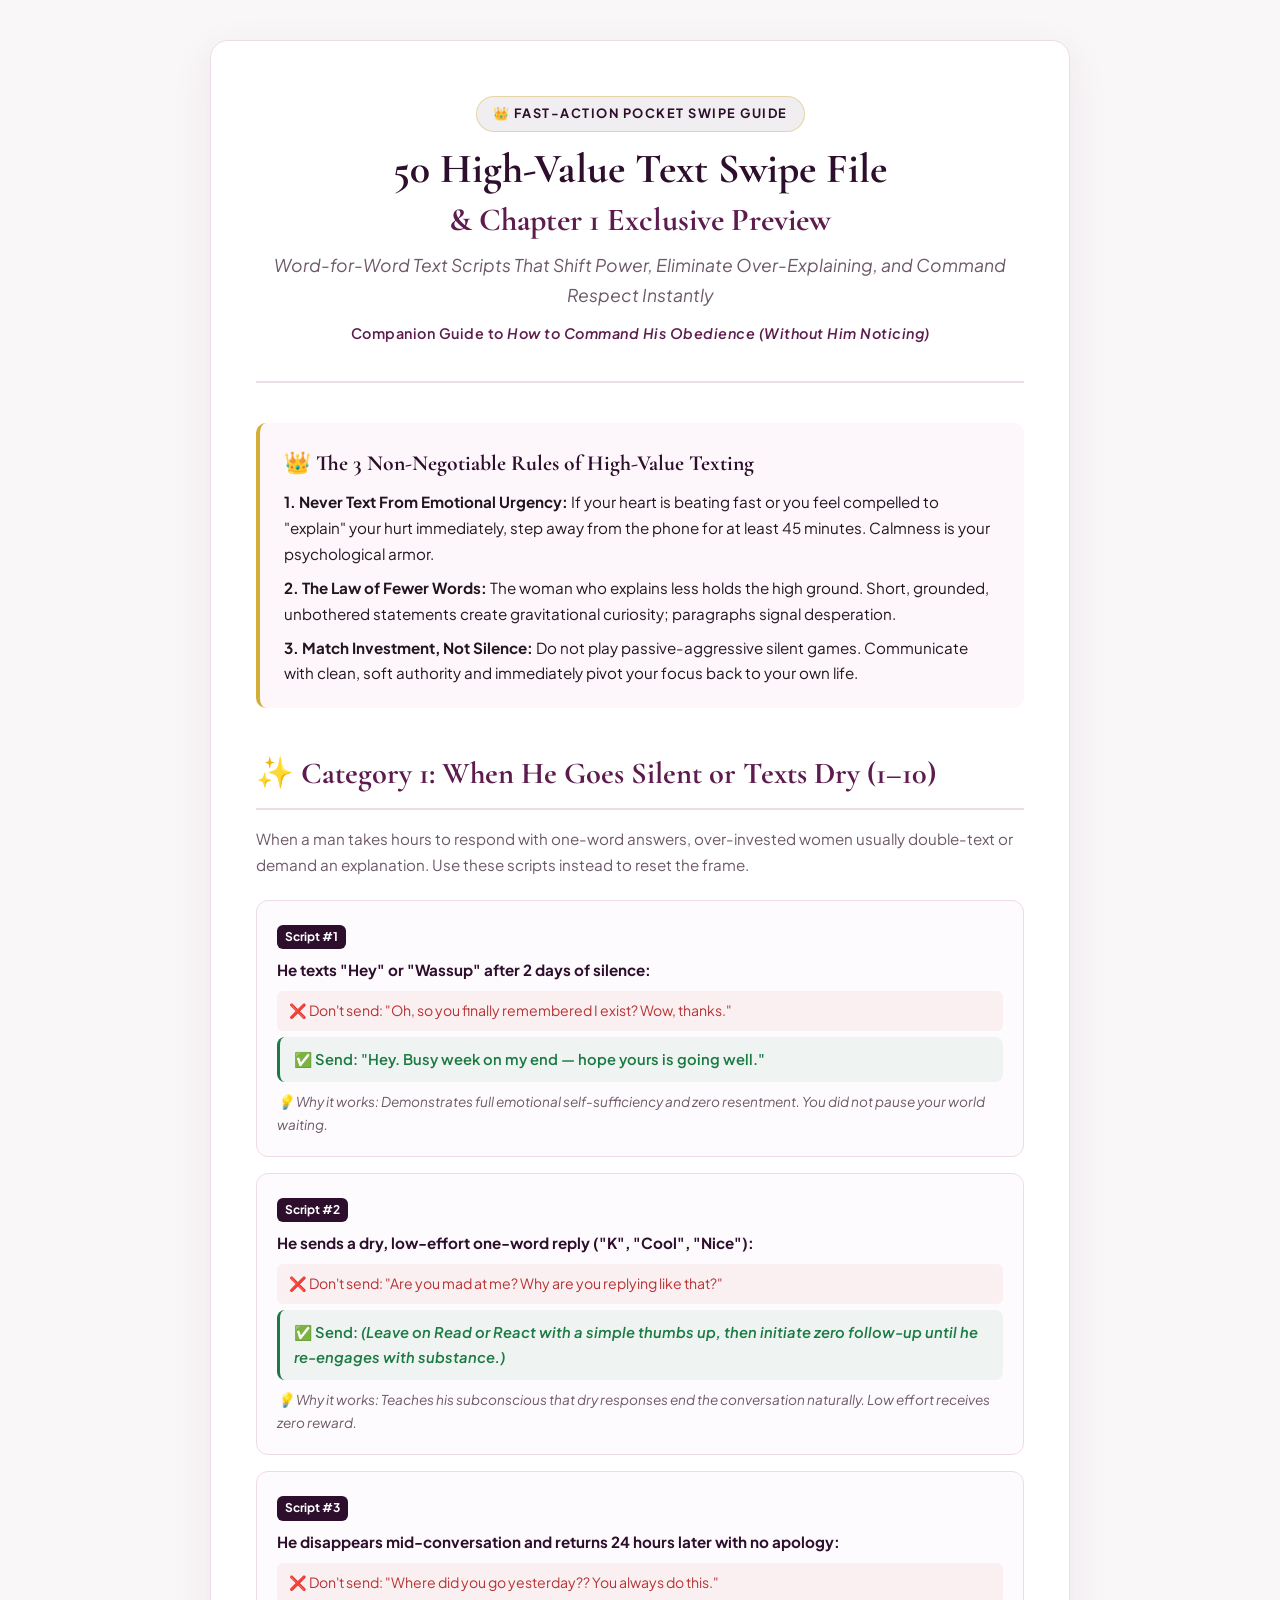
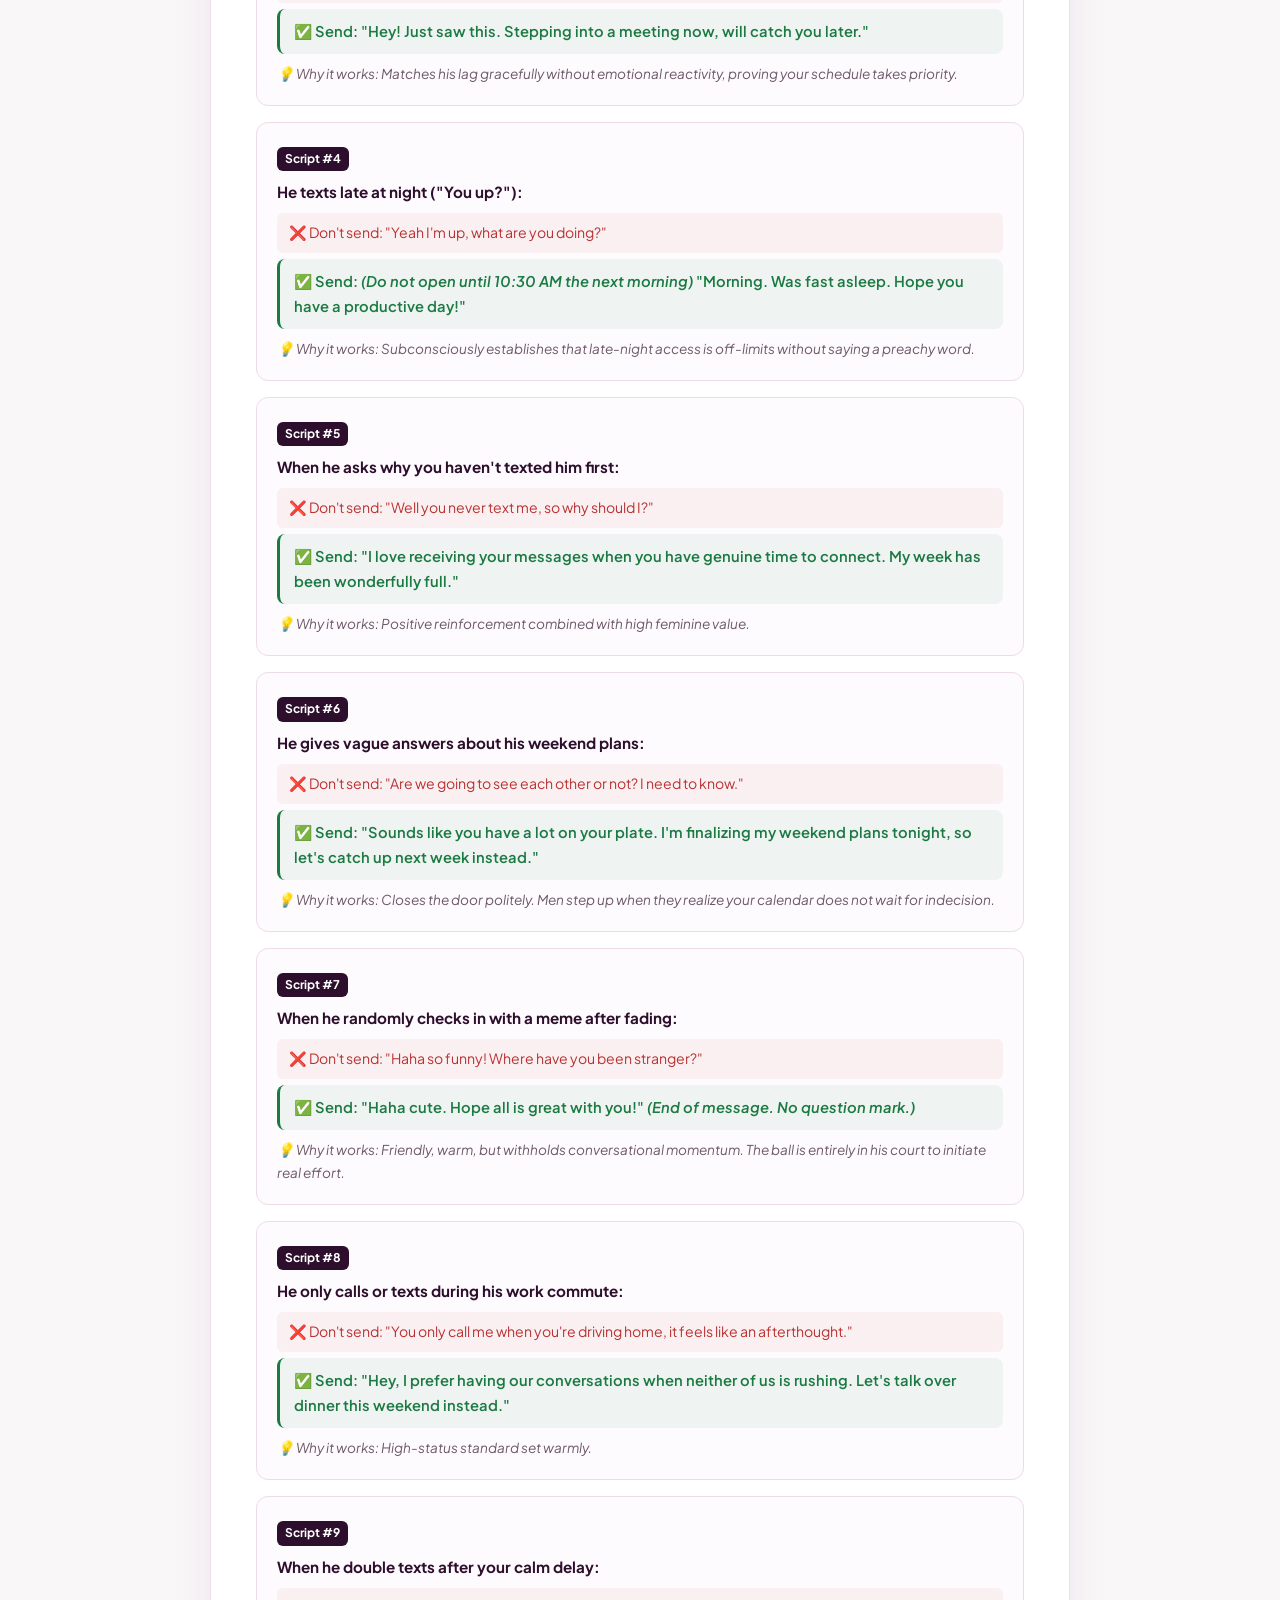
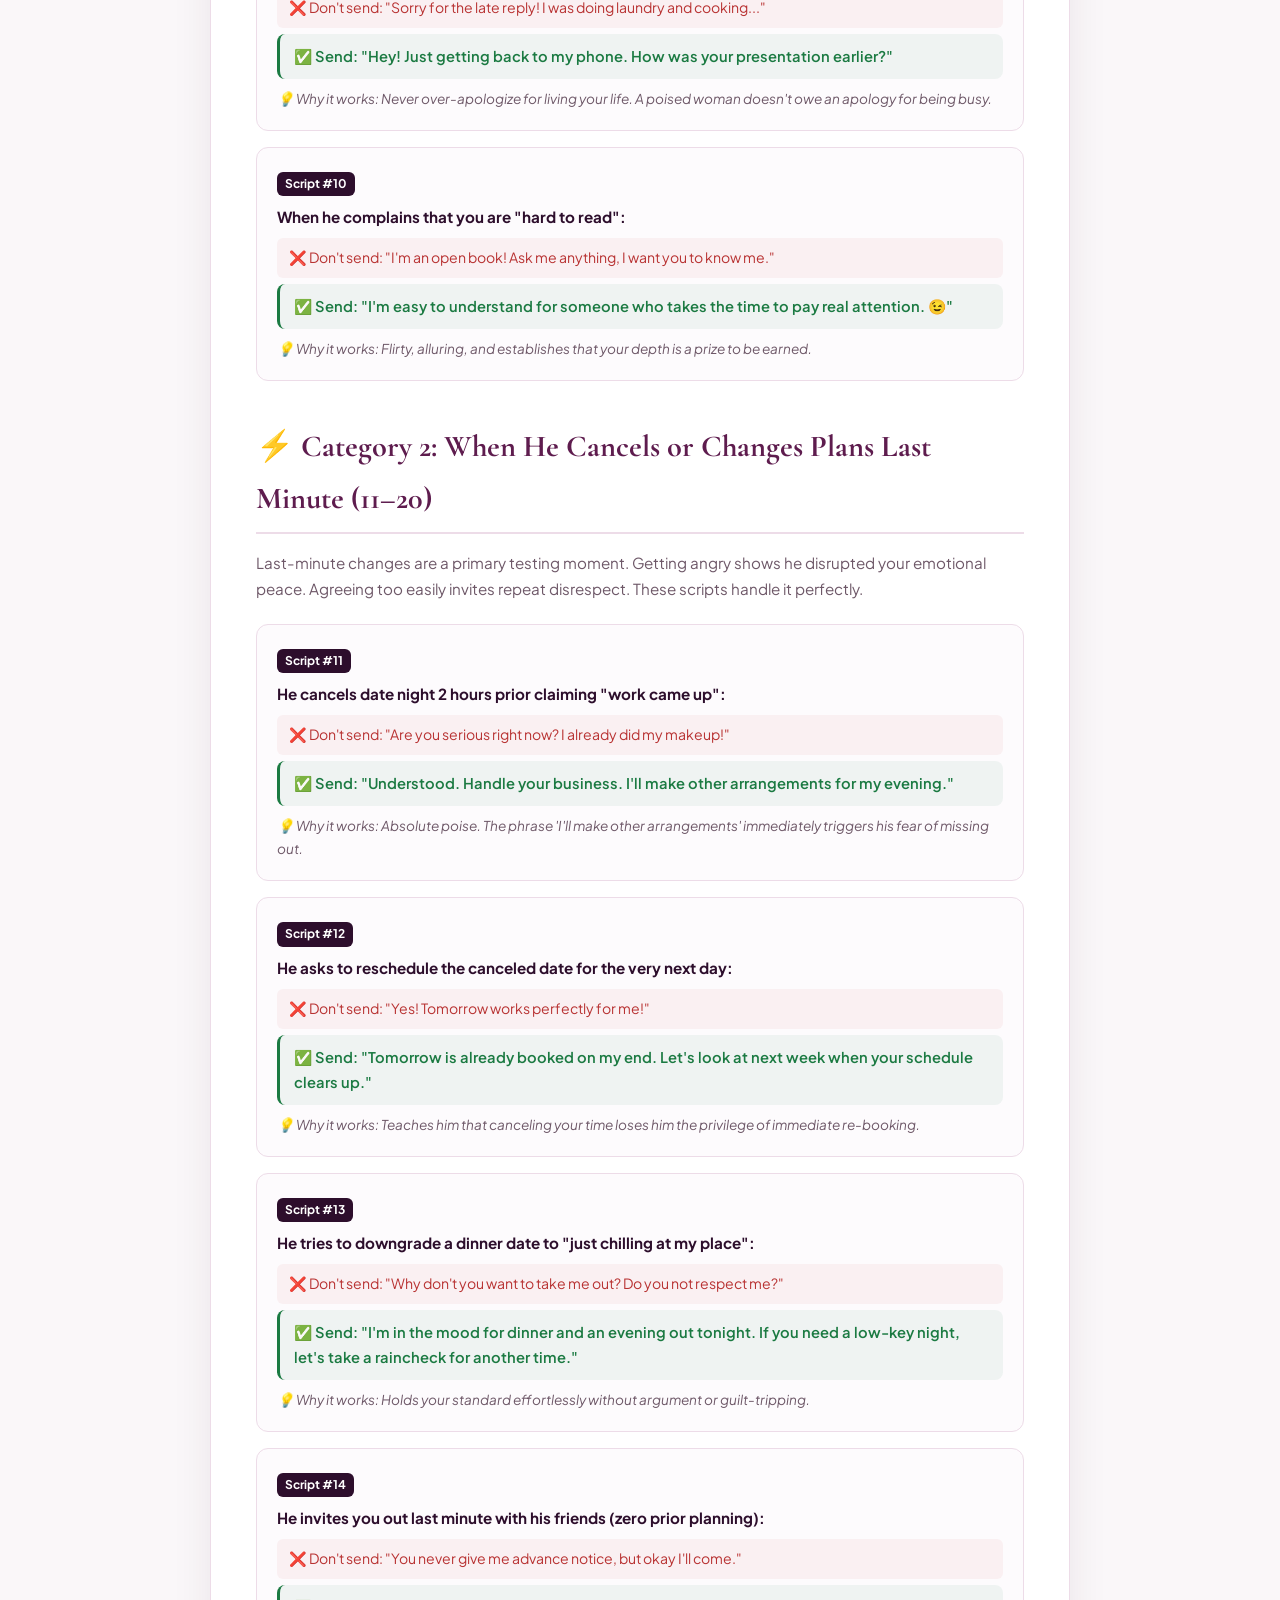
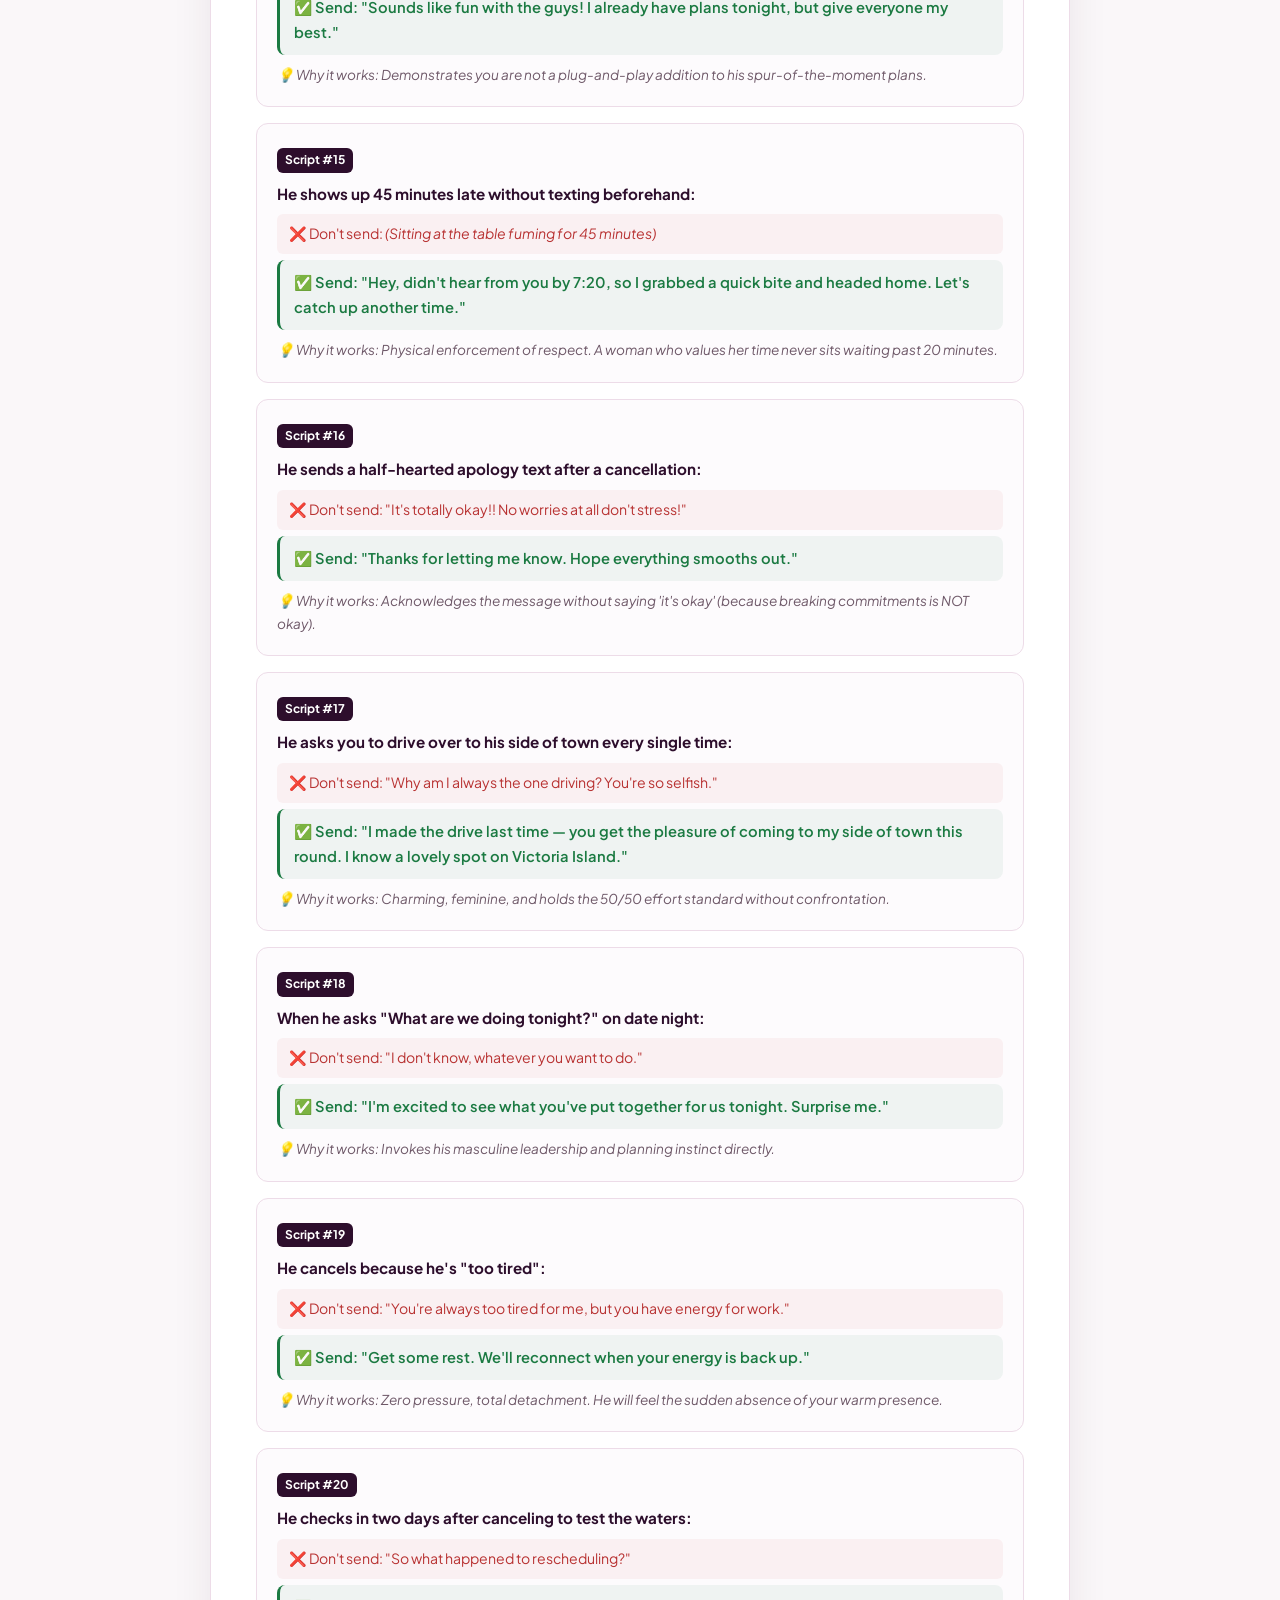
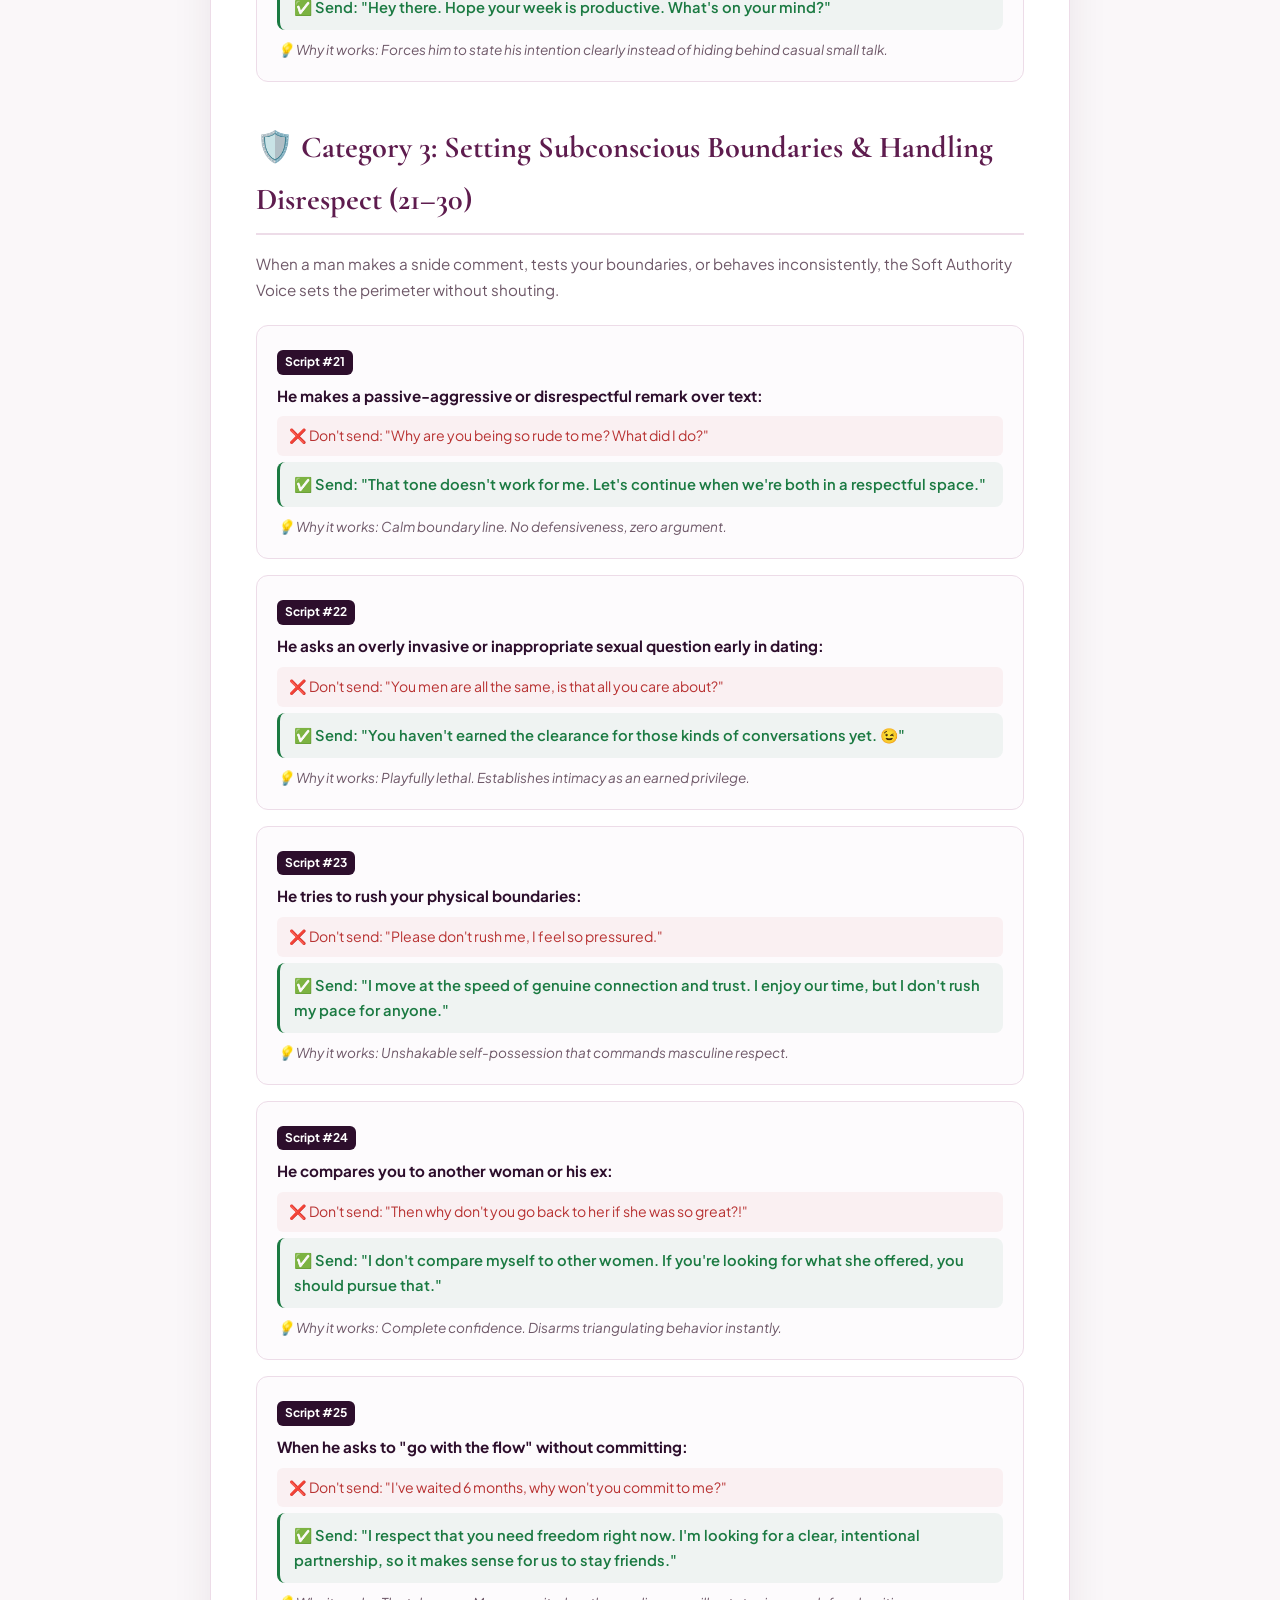
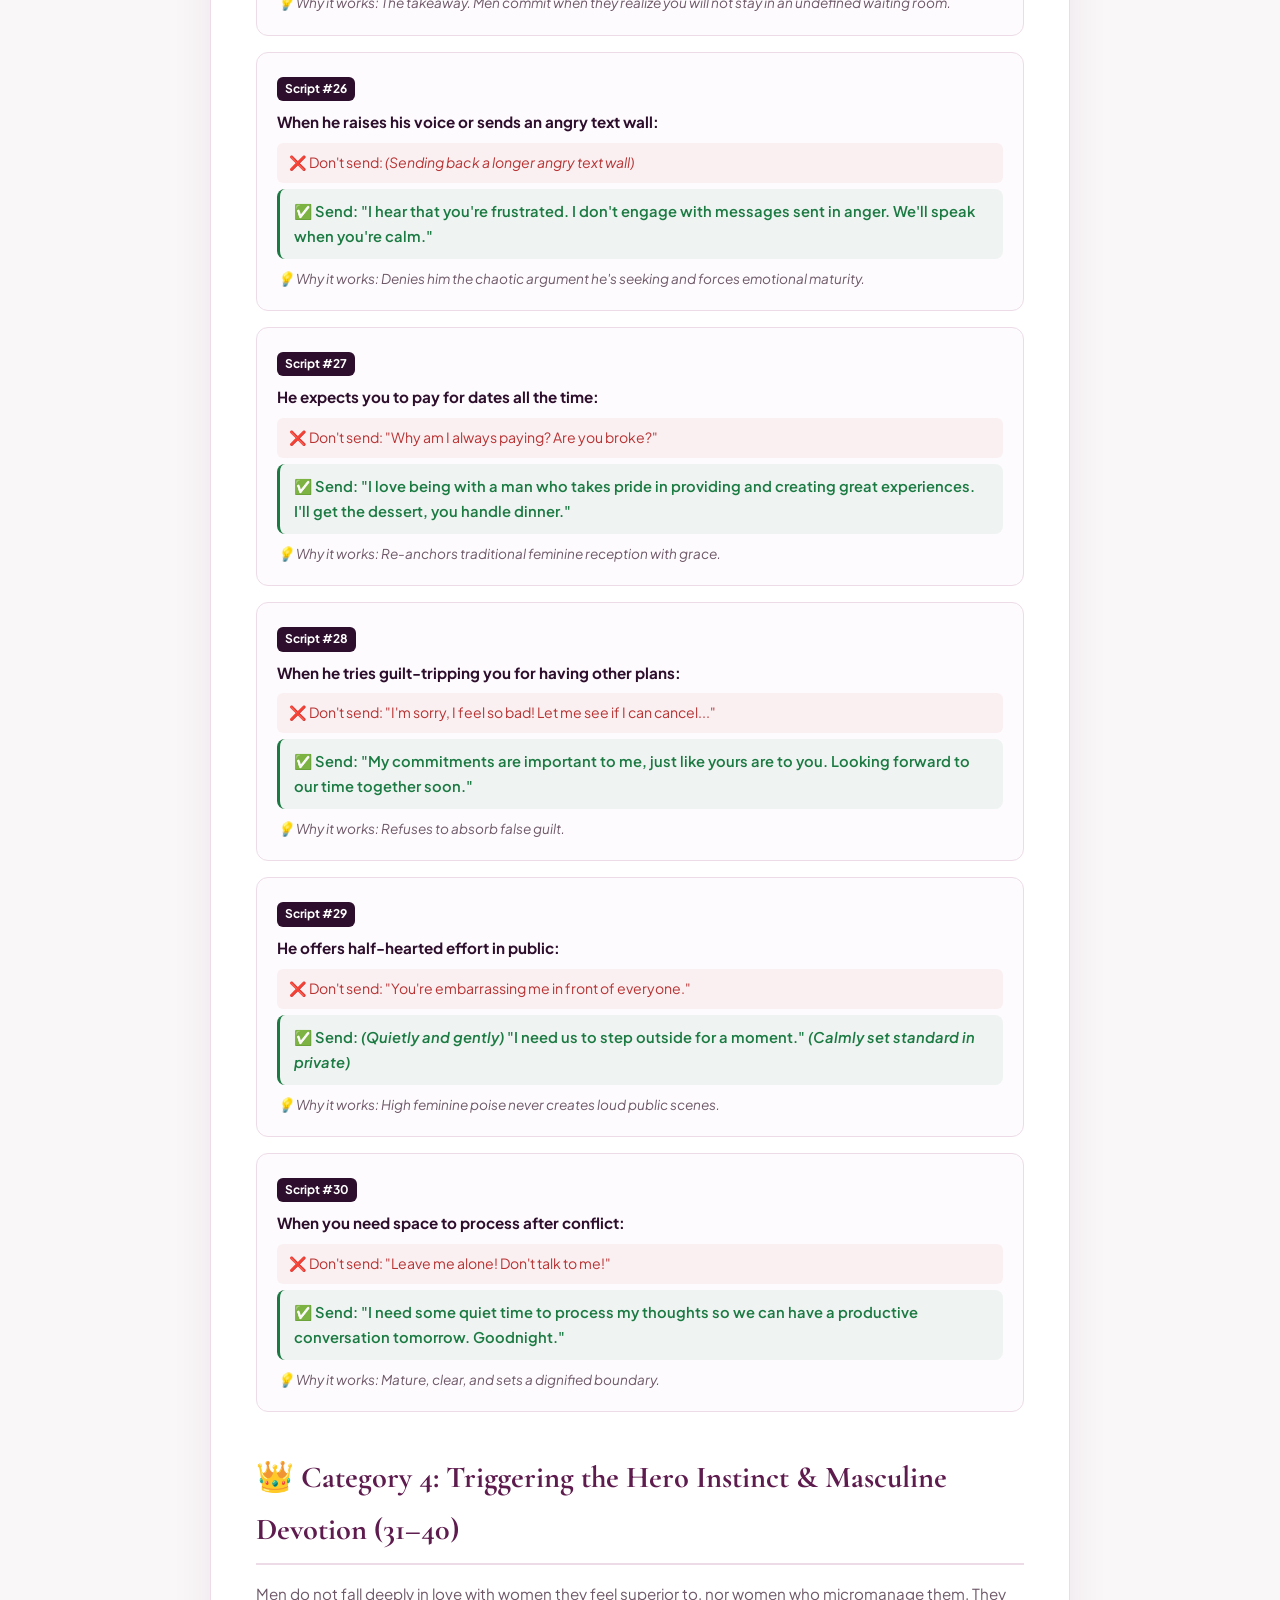
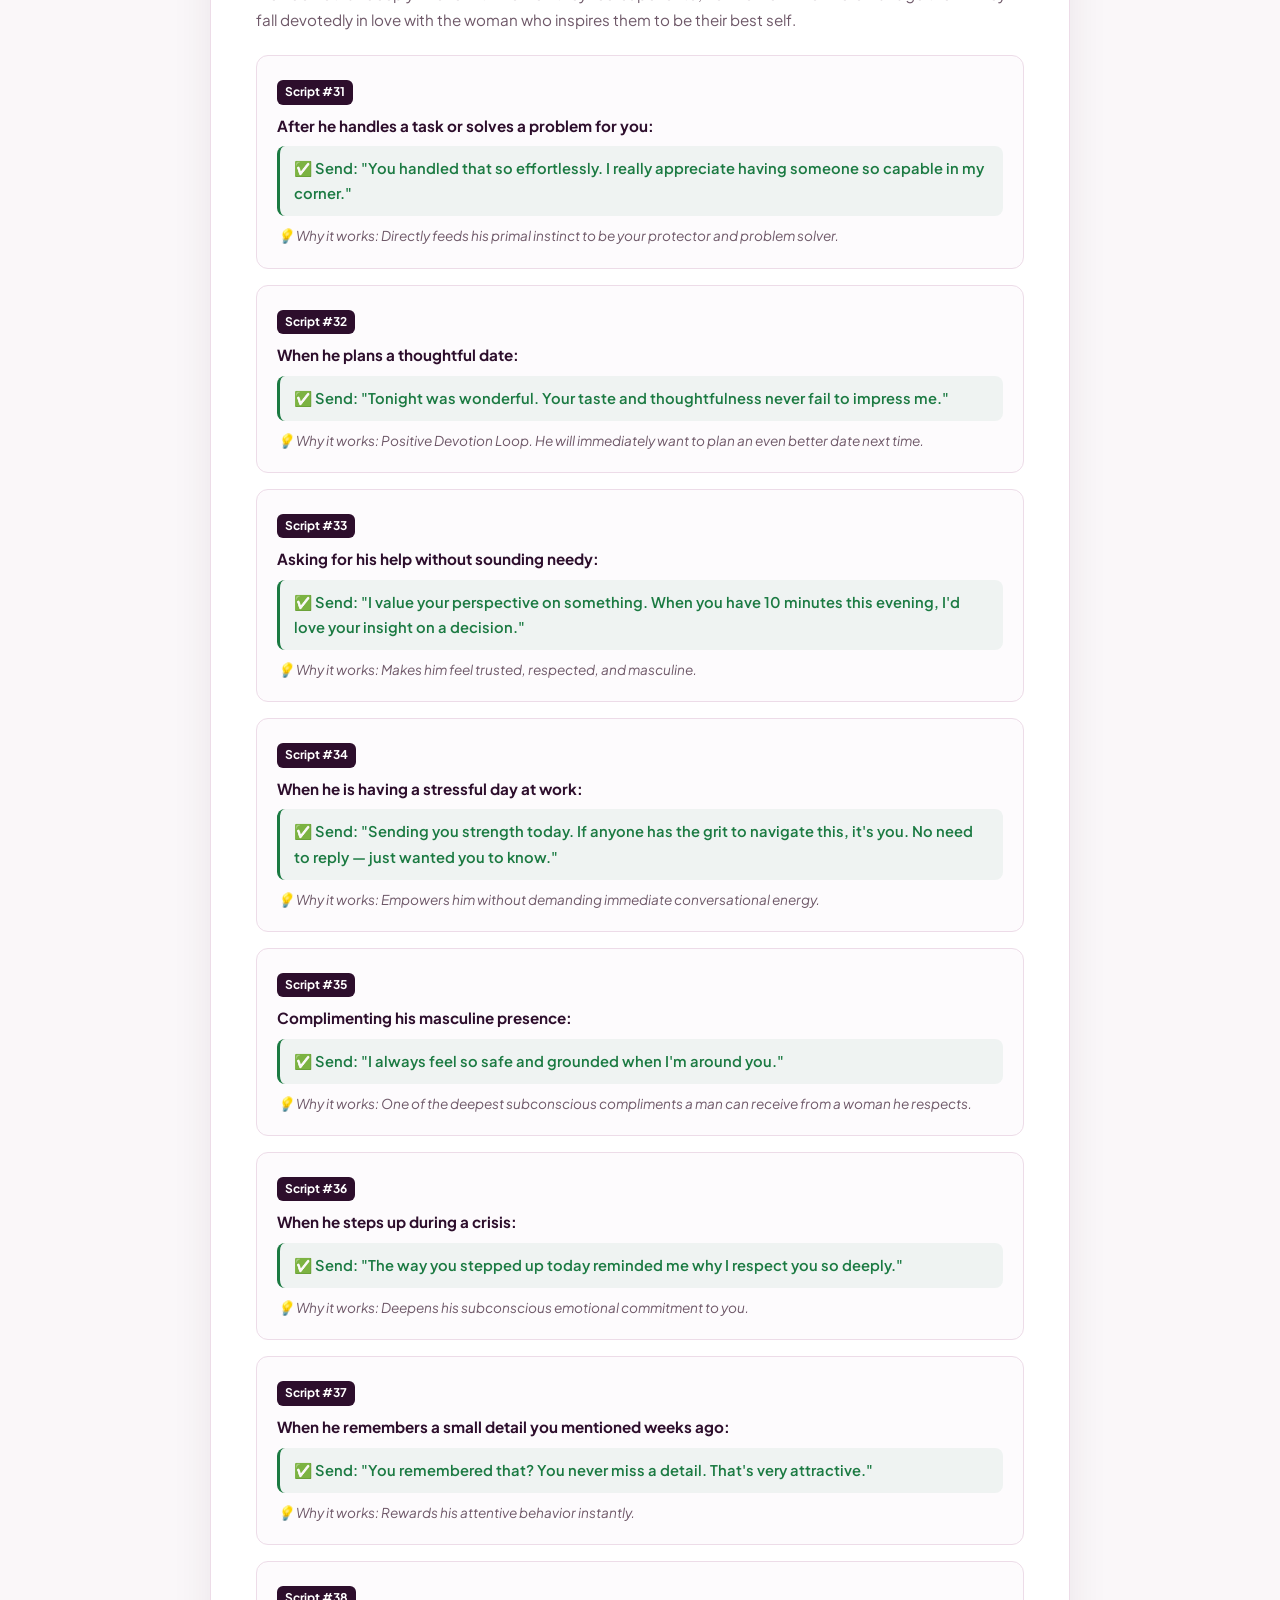
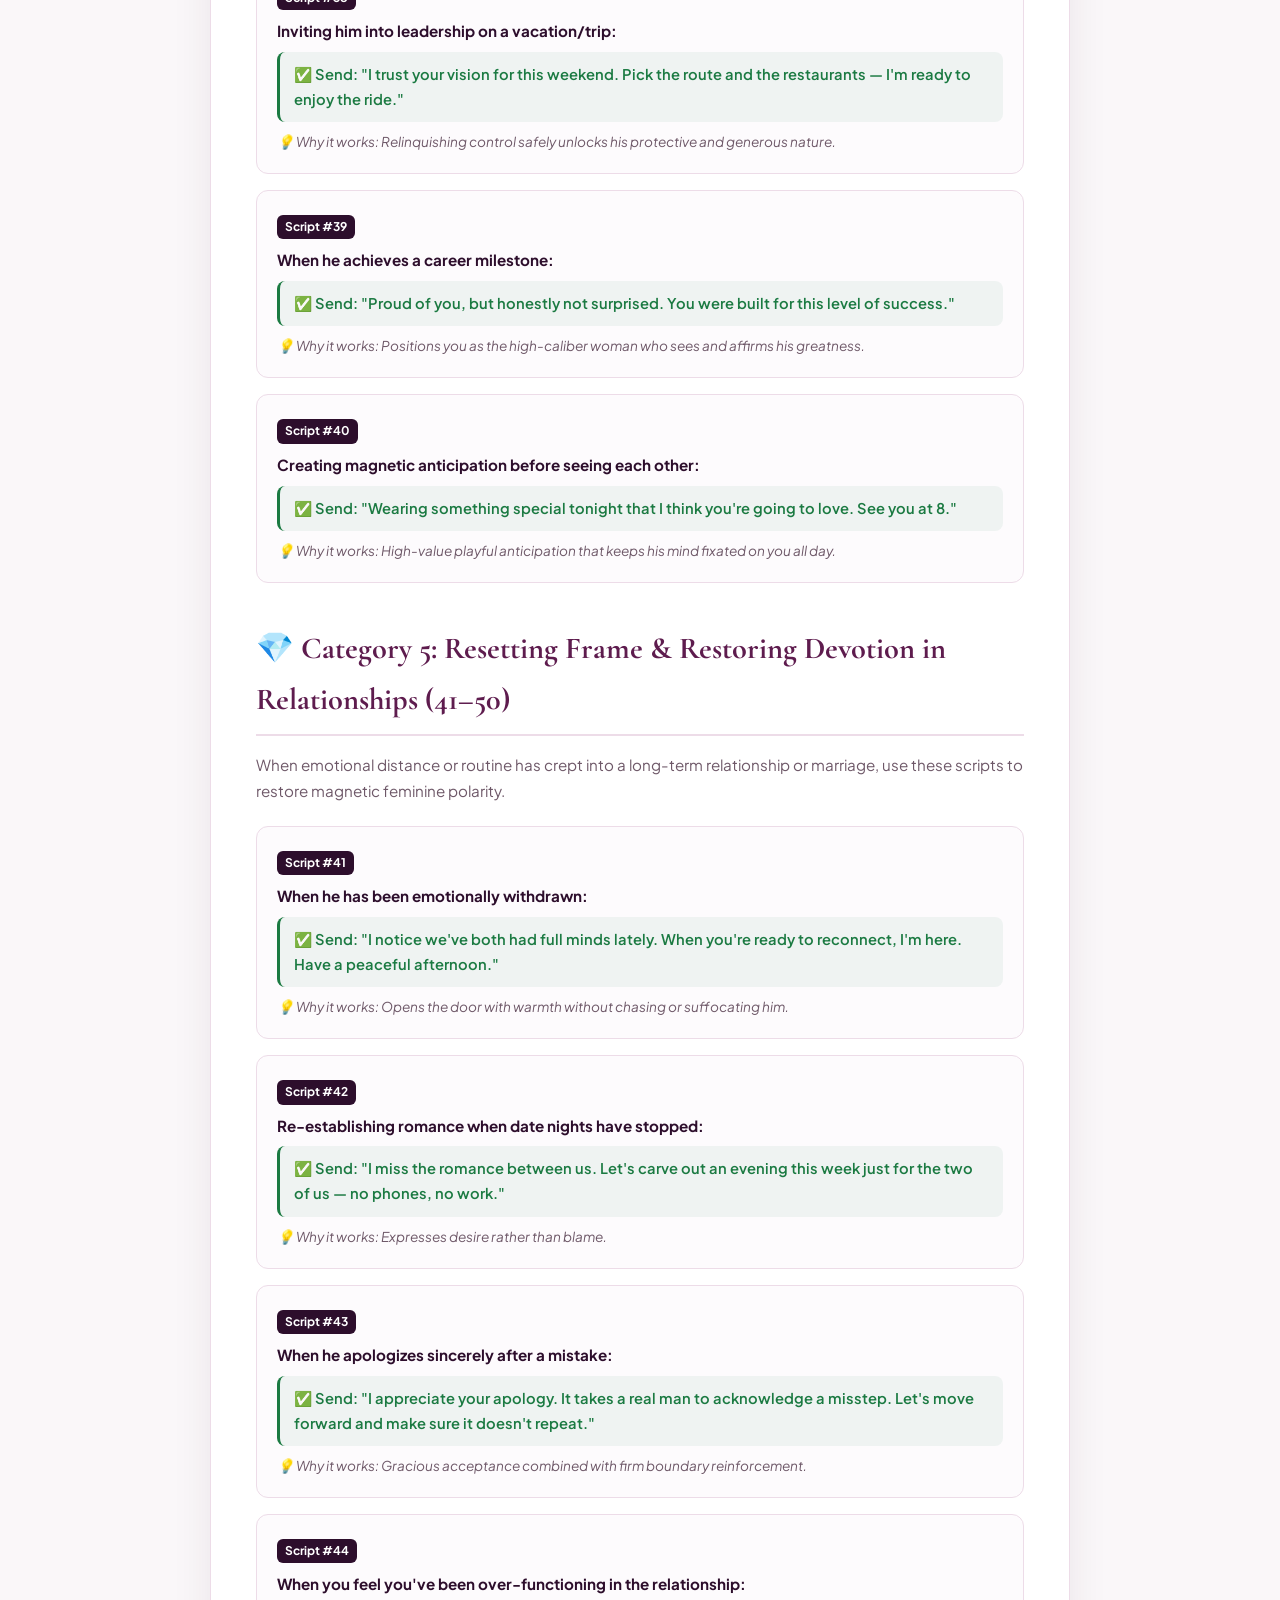
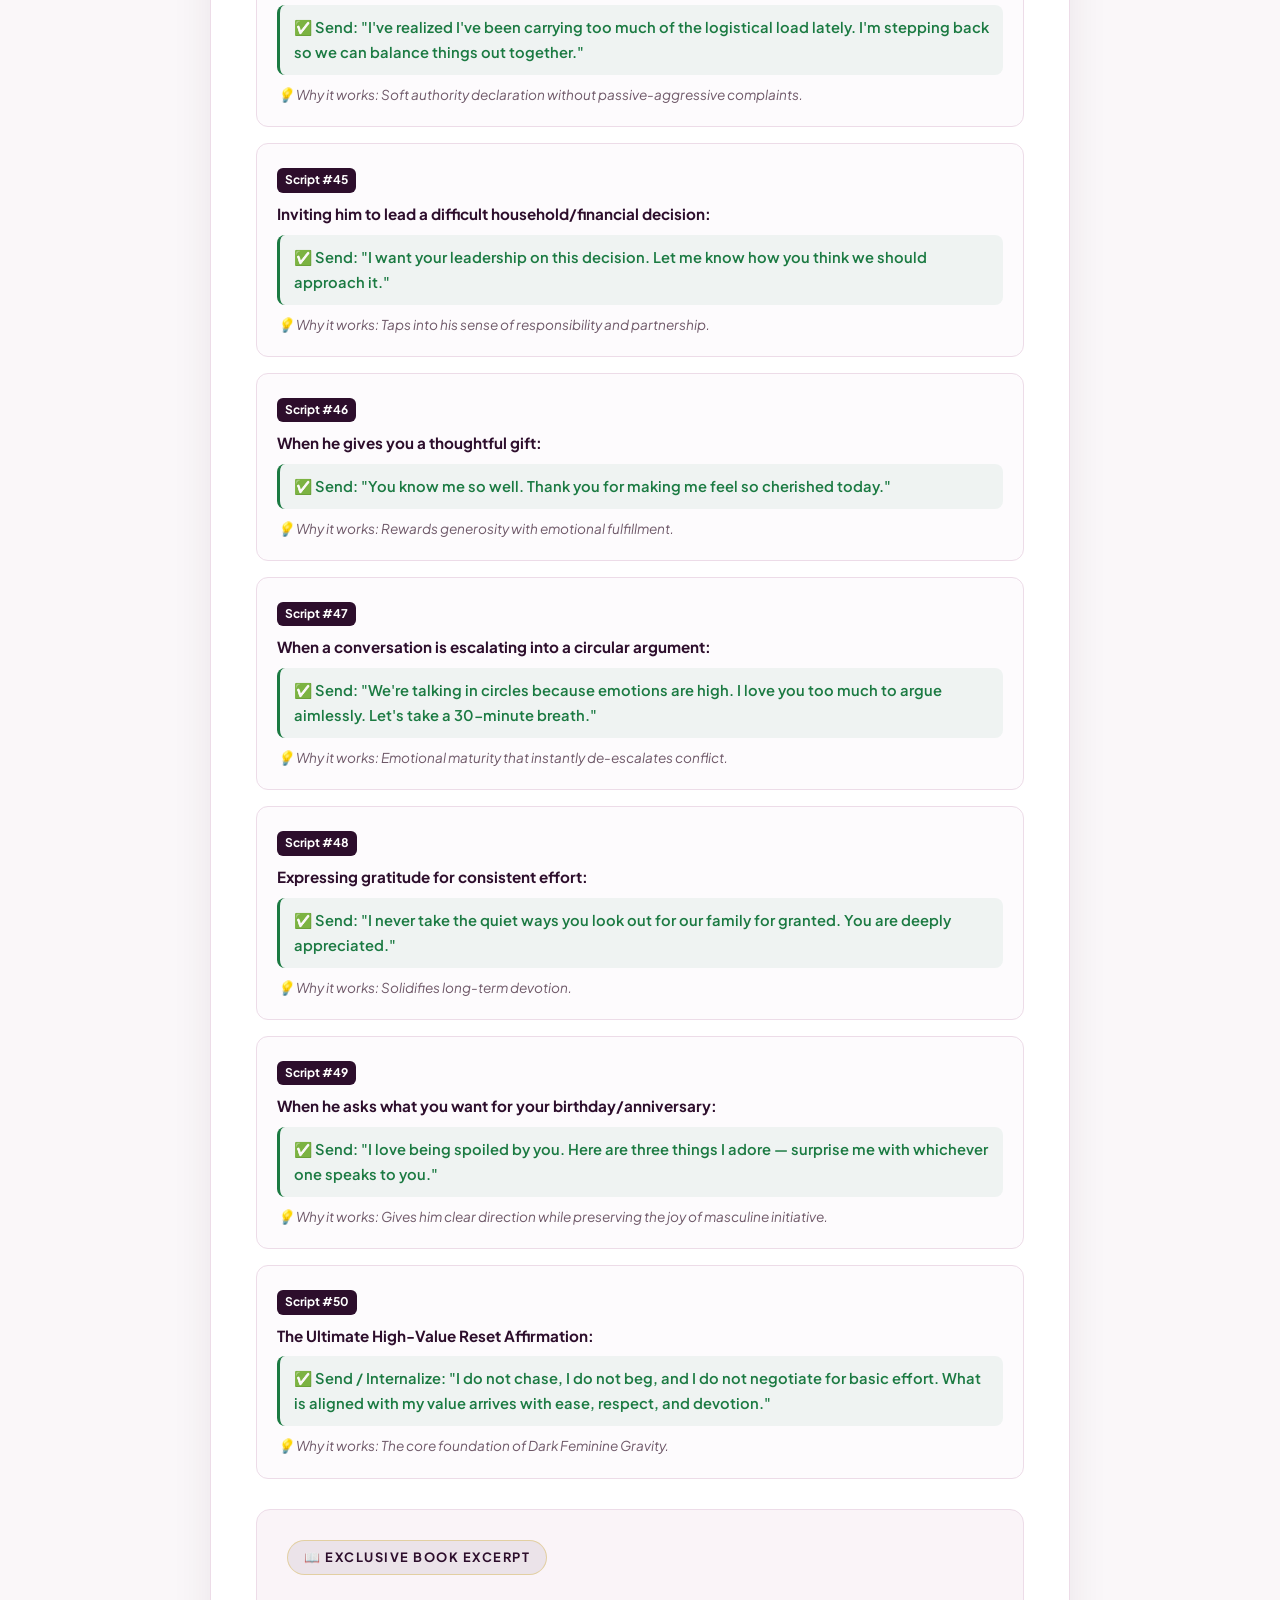
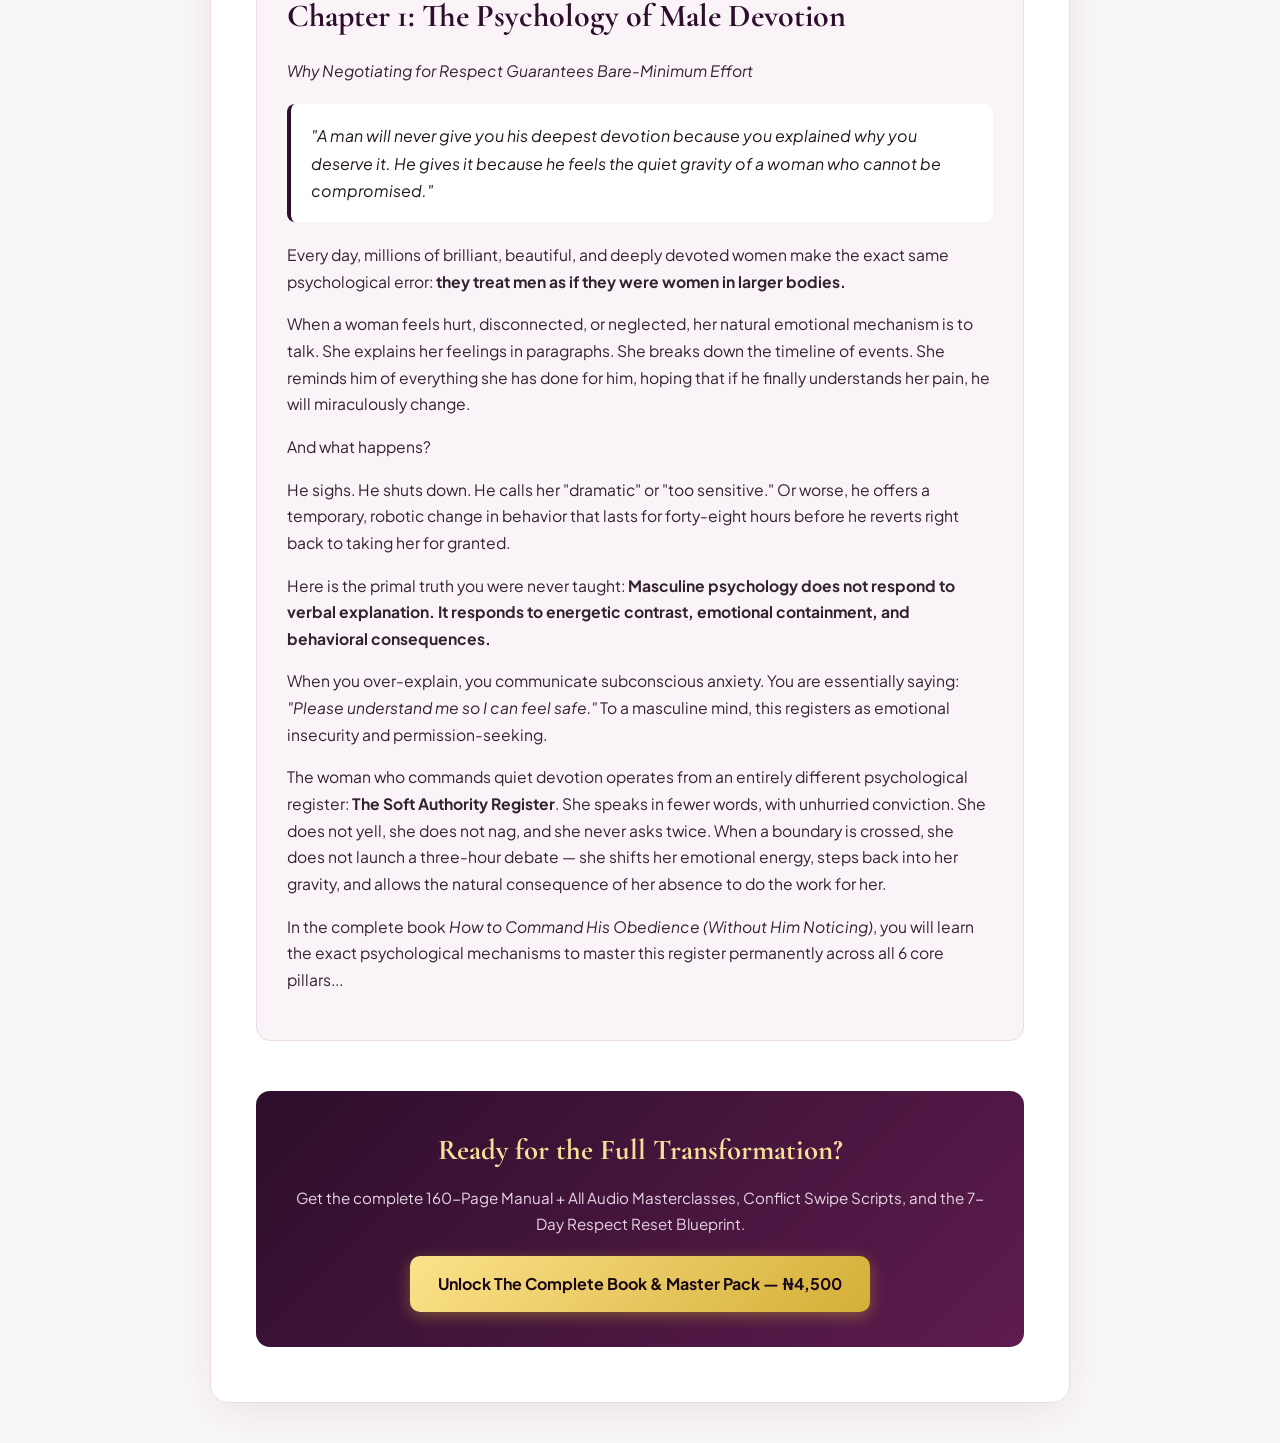
<file: bonuses/50-High-Value-Text-Swipe-File-and-Chapter-1-Preview.html>
<!DOCTYPE html>
<html lang="en">
<head>
  <meta charset="UTF-8">
  <meta name="viewport" content="width=device-width, initial-scale=1.0">
  <title>50 High-Value Text Swipe File & Chapter 1 Preview — How to Command His Obedience</title>
  <link rel="preconnect" href="https://fonts.googleapis.com">
  <link rel="preconnect" href="https://fonts.gstatic.com" crossorigin>
  <link href="https://fonts.googleapis.com/css2?family=Cormorant+Garamond:ital,wght@0,600;0,700;1,400;1,600&family=Plus+Jakarta+Sans:wght@400;500;600;700&display=swap" rel="stylesheet">
  <style>
    :root {
      --primary: #2d0e2c;
      --secondary: #5e1c4e;
      --accent: #d4af37;
      --accent-light: #f7e096;
      --bg: #faf7f9;
      --card: #ffffff;
      --text: #221520;
      --muted: #6e5868;
      --border: #eddce8;
      --dont: #b83232;
      --do: #1b7a42;
    }
    * { box-sizing: border-box; margin: 0; padding: 0; }
    body {
      font-family: 'Plus Jakarta Sans', sans-serif;
      background: var(--bg);
      color: var(--text);
      line-height: 1.7;
      padding: 40px 20px;
    }
    .container {
      max-width: 860px;
      margin: 0 auto;
      background: var(--card);
      padding: 55px 45px;
      border-radius: 18px;
      box-shadow: 0 12px 40px rgba(45, 14, 44, 0.08);
      border: 1px solid var(--border);
    }
    .header {
      text-align: center;
      padding-bottom: 35px;
      border-bottom: 2px solid var(--border);
      margin-bottom: 40px;
    }
    .badge {
      display: inline-block;
      background: rgba(45, 14, 44, 0.07);
      color: var(--primary);
      border: 1px solid rgba(212, 175, 55, 0.4);
      padding: 6px 16px;
      border-radius: 20px;
      font-size: 0.8rem;
      font-weight: 700;
      letter-spacing: 1.5px;
      text-transform: uppercase;
      margin-bottom: 14px;
    }
    h1 {
      font-family: 'Cormorant Garamond', serif;
      font-size: 2.6rem;
      color: var(--primary);
      line-height: 1.15;
      margin-bottom: 10px;
    }
    .subtitle {
      font-size: 1.1rem;
      color: var(--muted);
      font-style: italic;
    }
    .author-line {
      font-size: 0.9rem;
      font-weight: 600;
      color: var(--secondary);
      margin-top: 10px;
      letter-spacing: 0.5px;
    }
    .rule-box {
      background: #fdf6fa;
      border-left: 4px solid var(--accent);
      padding: 22px 24px;
      border-radius: 10px;
      margin-bottom: 35px;
      font-size: 0.95rem;
    }
    .rule-box h3 {
      font-family: 'Cormorant Garamond', serif;
      font-size: 1.35rem;
      color: var(--primary);
      margin-bottom: 8px;
    }
    .section-title {
      font-family: 'Cormorant Garamond', serif;
      font-size: 1.9rem;
      color: var(--secondary);
      margin: 40px 0 16px;
      padding-bottom: 8px;
      border-bottom: 2px solid var(--border);
      display: flex;
      align-items: center;
      gap: 10px;
    }
    .section-desc {
      font-size: 0.95rem;
      color: var(--muted);
      margin-bottom: 22px;
    }
    .script-grid {
      display: grid;
      gap: 16px;
    }
    .script-card {
      background: #fdfbfd;
      border: 1px solid var(--border);
      border-radius: 12px;
      padding: 20px;
      transition: all 0.2s ease;
    }
    .script-num {
      display: inline-block;
      background: var(--primary);
      color: #ffffff;
      font-size: 0.75rem;
      font-weight: 700;
      padding: 2px 8px;
      border-radius: 6px;
      margin-bottom: 8px;
    }
    .script-context {
      font-weight: 700;
      color: var(--primary);
      font-size: 0.95rem;
      margin-bottom: 8px;
    }
    .script-dont {
      color: var(--dont);
      font-size: 0.88rem;
      margin-bottom: 6px;
      background: rgba(184, 50, 50, 0.05);
      padding: 8px 12px;
      border-radius: 6px;
    }
    .script-do {
      color: var(--do);
      font-size: 0.92rem;
      font-weight: 600;
      background: rgba(27, 122, 66, 0.06);
      padding: 10px 14px;
      border-radius: 8px;
      border-left: 3px solid var(--do);
      margin-top: 6px;
    }
    .script-why {
      font-size: 0.85rem;
      color: var(--muted);
      margin-top: 8px;
      font-style: italic;
    }
    .chapter-preview {
      background: #faf4f8;
      border: 1px solid var(--border);
      padding: 30px;
      border-radius: 14px;
      margin-top: 30px;
    }
    .chapter-preview h2 {
      font-family: 'Cormorant Garamond', serif;
      font-size: 2rem;
      color: var(--primary);
      margin-bottom: 14px;
    }
    .chapter-preview p {
      margin-bottom: 16px;
      font-size: 0.98rem;
      color: #332230;
    }
    .callout {
      background: #ffffff;
      border-left: 4px solid var(--primary);
      padding: 18px 20px;
      border-radius: 8px;
      margin: 20px 0;
      font-style: italic;
    }
    .cta-banner {
      background: linear-gradient(135deg, var(--primary) 0%, var(--secondary) 100%);
      color: #ffffff;
      padding: 35px 30px;
      border-radius: 14px;
      text-align: center;
      margin-top: 50px;
    }
    .cta-banner h3 {
      font-family: 'Cormorant Garamond', serif;
      font-size: 1.8rem;
      color: var(--accent-light);
      margin-bottom: 10px;
    }
    .cta-banner p {
      color: #e5d4e2;
      font-size: 0.95rem;
      margin-bottom: 20px;
    }
    .btn-cta {
      display: inline-block;
      background: linear-gradient(135deg, #fce28b 0%, #d4af37 100%);
      color: #1a0818;
      font-weight: 700;
      font-size: 1rem;
      padding: 14px 28px;
      border-radius: 10px;
      text-decoration: none;
      box-shadow: 0 4px 15px rgba(212, 175, 55, 0.4);
    }
    @page {
      size: A4 portrait;
      margin: 14mm 14mm 14mm 14mm;
    }
    @media print {
      body { background: #ffffff !important; padding: 0 !important; color: #111 !important; }
      .container { box-shadow: none !important; border: none !important; padding: 0 !important; max-width: 100% !important; margin: 0 !important; }
      .script-card { page-break-inside: avoid; border: 1px solid #ddd !important; }
      .chapter-preview { page-break-inside: avoid; }
      .cta-banner { page-break-inside: avoid; }
      a { text-decoration: none; color: inherit; }
    }
  </style>
</head>
<body>

<div class="container">
  
  <!-- Header -->
  <header class="header">
    <div class="badge">👑 Fast-Action Pocket Swipe Guide</div>
    <h1>50 High-Value Text Swipe File<br><span style="font-size: 2rem; color: var(--secondary);">&amp; Chapter 1 Exclusive Preview</span></h1>
    <p class="subtitle">Word-for-Word Text Scripts That Shift Power, Eliminate Over-Explaining, and Command Respect Instantly</p>
    <div class="author-line">Companion Guide to <em>How to Command His Obedience (Without Him Noticing)</em></div>
  </header>

  <!-- Ground Rules Box -->
  <div class="rule-box">
    <h3>👑 The 3 Non-Negotiable Rules of High-Value Texting</h3>
    <p><strong>1. Never Text From Emotional Urgency:</strong> If your heart is beating fast or you feel compelled to "explain" your hurt immediately, step away from the phone for at least 45 minutes. Calmness is your psychological armor.</p>
    <p style="margin-top: 8px;"><strong>2. The Law of Fewer Words:</strong> The woman who explains less holds the high ground. Short, grounded, unbothered statements create gravitational curiosity; paragraphs signal desperation.</p>
    <p style="margin-top: 8px;"><strong>3. Match Investment, Not Silence:</strong> Do not play passive-aggressive silent games. Communicate with clean, soft authority and immediately pivot your focus back to your own life.</p>
  </div>

  <!-- PART 1: 50 TEXT SWIPES -->
  
  <!-- CATEGORY 1 -->
  <h2 class="section-title">✨ Category 1: When He Goes Silent or Texts Dry (1–10)</h2>
  <p class="section-desc">When a man takes hours to respond with one-word answers, over-invested women usually double-text or demand an explanation. Use these scripts instead to reset the frame.</p>
  
  <div class="script-grid">
    <div class="script-card">
      <span class="script-num">Script #1</span>
      <div class="script-context">He texts "Hey" or "Wassup" after 2 days of silence:</div>
      <div class="script-dont">❌ Don't send: "Oh, so you finally remembered I exist? Wow, thanks."</div>
      <div class="script-do">✅ Send: "Hey. Busy week on my end — hope yours is going well."</div>
      <div class="script-why">💡 Why it works: Demonstrates full emotional self-sufficiency and zero resentment. You did not pause your world waiting.</div>
    </div>

    <div class="script-card">
      <span class="script-num">Script #2</span>
      <div class="script-context">He sends a dry, low-effort one-word reply ("K", "Cool", "Nice"):</div>
      <div class="script-dont">❌ Don't send: "Are you mad at me? Why are you replying like that?"</div>
      <div class="script-do">✅ Send: <em>(Leave on Read or React with a simple thumbs up, then initiate zero follow-up until he re-engages with substance.)</em></div>
      <div class="script-why">💡 Why it works: Teaches his subconscious that dry responses end the conversation naturally. Low effort receives zero reward.</div>
    </div>

    <div class="script-card">
      <span class="script-num">Script #3</span>
      <div class="script-context">He disappears mid-conversation and returns 24 hours later with no apology:</div>
      <div class="script-dont">❌ Don't send: "Where did you go yesterday?? You always do this."</div>
      <div class="script-do">✅ Send: "Hey! Just saw this. Stepping into a meeting now, will catch you later."</div>
      <div class="script-why">💡 Why it works: Matches his lag gracefully without emotional reactivity, proving your schedule takes priority.</div>
    </div>

    <div class="script-card">
      <span class="script-num">Script #4</span>
      <div class="script-context">He texts late at night ("You up?"):</div>
      <div class="script-dont">❌ Don't send: "Yeah I'm up, what are you doing?"</div>
      <div class="script-do">✅ Send: <em>(Do not open until 10:30 AM the next morning)</em> "Morning. Was fast asleep. Hope you have a productive day!"</div>
      <div class="script-why">💡 Why it works: Subconsciously establishes that late-night access is off-limits without saying a preachy word.</div>
    </div>

    <div class="script-card">
      <span class="script-num">Script #5</span>
      <div class="script-context">When he asks why you haven't texted him first:</div>
      <div class="script-dont">❌ Don't send: "Well you never text me, so why should I?"</div>
      <div class="script-do">✅ Send: "I love receiving your messages when you have genuine time to connect. My week has been wonderfully full."</div>
      <div class="script-why">💡 Why it works: Positive reinforcement combined with high feminine value.</div>
    </div>

    <div class="script-card">
      <span class="script-num">Script #6</span>
      <div class="script-context">He gives vague answers about his weekend plans:</div>
      <div class="script-dont">❌ Don't send: "Are we going to see each other or not? I need to know."</div>
      <div class="script-do">✅ Send: "Sounds like you have a lot on your plate. I'm finalizing my weekend plans tonight, so let's catch up next week instead."</div>
      <div class="script-why">💡 Why it works: Closes the door politely. Men step up when they realize your calendar does not wait for indecision.</div>
    </div>

    <div class="script-card">
      <span class="script-num">Script #7</span>
      <div class="script-context">When he randomly checks in with a meme after fading:</div>
      <div class="script-dont">❌ Don't send: "Haha so funny! Where have you been stranger?"</div>
      <div class="script-do">✅ Send: "Haha cute. Hope all is great with you!" <em>(End of message. No question mark.)</em></div>
      <div class="script-why">💡 Why it works: Friendly, warm, but withholds conversational momentum. The ball is entirely in his court to initiate real effort.</div>
    </div>

    <div class="script-card">
      <span class="script-num">Script #8</span>
      <div class="script-context">He only calls or texts during his work commute:</div>
      <div class="script-dont">❌ Don't send: "You only call me when you're driving home, it feels like an afterthought."</div>
      <div class="script-do">✅ Send: "Hey, I prefer having our conversations when neither of us is rushing. Let's talk over dinner this weekend instead."</div>
      <div class="script-why">💡 Why it works: High-status standard set warmly.</div>
    </div>

    <div class="script-card">
      <span class="script-num">Script #9</span>
      <div class="script-context">When he double texts after your calm delay:</div>
      <div class="script-dont">❌ Don't send: "Sorry for the late reply! I was doing laundry and cooking..."</div>
      <div class="script-do">✅ Send: "Hey! Just getting back to my phone. How was your presentation earlier?"</div>
      <div class="script-why">💡 Why it works: Never over-apologize for living your life. A poised woman doesn't owe an apology for being busy.</div>
    </div>

    <div class="script-card">
      <span class="script-num">Script #10</span>
      <div class="script-context">When he complains that you are "hard to read":</div>
      <div class="script-dont">❌ Don't send: "I'm an open book! Ask me anything, I want you to know me."</div>
      <div class="script-do">✅ Send: "I'm easy to understand for someone who takes the time to pay real attention. 😉"</div>
      <div class="script-why">💡 Why it works: Flirty, alluring, and establishes that your depth is a prize to be earned.</div>
    </div>
  </div>

  <!-- CATEGORY 2 -->
  <h2 class="section-title">⚡ Category 2: When He Cancels or Changes Plans Last Minute (11–20)</h2>
  <p class="section-desc">Last-minute changes are a primary testing moment. Getting angry shows he disrupted your emotional peace. Agreeing too easily invites repeat disrespect. These scripts handle it perfectly.</p>

  <div class="script-grid">
    <div class="script-card">
      <span class="script-num">Script #11</span>
      <div class="script-context">He cancels date night 2 hours prior claiming "work came up":</div>
      <div class="script-dont">❌ Don't send: "Are you serious right now? I already did my makeup!"</div>
      <div class="script-do">✅ Send: "Understood. Handle your business. I'll make other arrangements for my evening."</div>
      <div class="script-why">💡 Why it works: Absolute poise. The phrase 'I'll make other arrangements' immediately triggers his fear of missing out.</div>
    </div>

    <div class="script-card">
      <span class="script-num">Script #12</span>
      <div class="script-context">He asks to reschedule the canceled date for the very next day:</div>
      <div class="script-dont">❌ Don't send: "Yes! Tomorrow works perfectly for me!"</div>
      <div class="script-do">✅ Send: "Tomorrow is already booked on my end. Let's look at next week when your schedule clears up."</div>
      <div class="script-why">💡 Why it works: Teaches him that canceling your time loses him the privilege of immediate re-booking.</div>
    </div>

    <div class="script-card">
      <span class="script-num">Script #13</span>
      <div class="script-context">He tries to downgrade a dinner date to "just chilling at my place":</div>
      <div class="script-dont">❌ Don't send: "Why don't you want to take me out? Do you not respect me?"</div>
      <div class="script-do">✅ Send: "I'm in the mood for dinner and an evening out tonight. If you need a low-key night, let's take a raincheck for another time."</div>
      <div class="script-why">💡 Why it works: Holds your standard effortlessly without argument or guilt-tripping.</div>
    </div>

    <div class="script-card">
      <span class="script-num">Script #14</span>
      <div class="script-context">He invites you out last minute with his friends (zero prior planning):</div>
      <div class="script-dont">❌ Don't send: "You never give me advance notice, but okay I'll come."</div>
      <div class="script-do">✅ Send: "Sounds like fun with the guys! I already have plans tonight, but give everyone my best."</div>
      <div class="script-why">💡 Why it works: Demonstrates you are not a plug-and-play addition to his spur-of-the-moment plans.</div>
    </div>

    <div class="script-card">
      <span class="script-num">Script #15</span>
      <div class="script-context">He shows up 45 minutes late without texting beforehand:</div>
      <div class="script-dont">❌ Don't send: <em>(Sitting at the table fuming for 45 minutes)</em></div>
      <div class="script-do">✅ Send: "Hey, didn't hear from you by 7:20, so I grabbed a quick bite and headed home. Let's catch up another time."</div>
      <div class="script-why">💡 Why it works: Physical enforcement of respect. A woman who values her time never sits waiting past 20 minutes.</div>
    </div>

    <div class="script-card">
      <span class="script-num">Script #16</span>
      <div class="script-context">He sends a half-hearted apology text after a cancellation:</div>
      <div class="script-dont">❌ Don't send: "It's totally okay!! No worries at all don't stress!"</div>
      <div class="script-do">✅ Send: "Thanks for letting me know. Hope everything smooths out."</div>
      <div class="script-why">💡 Why it works: Acknowledges the message without saying 'it's okay' (because breaking commitments is NOT okay).</div>
    </div>

    <div class="script-card">
      <span class="script-num">Script #17</span>
      <div class="script-context">He asks you to drive over to his side of town every single time:</div>
      <div class="script-dont">❌ Don't send: "Why am I always the one driving? You're so selfish."</div>
      <div class="script-do">✅ Send: "I made the drive last time — you get the pleasure of coming to my side of town this round. I know a lovely spot on Victoria Island."</div>
      <div class="script-why">💡 Why it works: Charming, feminine, and holds the 50/50 effort standard without confrontation.</div>
    </div>

    <div class="script-card">
      <span class="script-num">Script #18</span>
      <div class="script-context">When he asks "What are we doing tonight?" on date night:</div>
      <div class="script-dont">❌ Don't send: "I don't know, whatever you want to do."</div>
      <div class="script-do">✅ Send: "I'm excited to see what you've put together for us tonight. Surprise me."</div>
      <div class="script-why">💡 Why it works: Invokes his masculine leadership and planning instinct directly.</div>
    </div>

    <div class="script-card">
      <span class="script-num">Script #19</span>
      <div class="script-context">He cancels because he's "too tired":</div>
      <div class="script-dont">❌ Don't send: "You're always too tired for me, but you have energy for work."</div>
      <div class="script-do">✅ Send: "Get some rest. We'll reconnect when your energy is back up."</div>
      <div class="script-why">💡 Why it works: Zero pressure, total detachment. He will feel the sudden absence of your warm presence.</div>
    </div>

    <div class="script-card">
      <span class="script-num">Script #20</span>
      <div class="script-context">He checks in two days after canceling to test the waters:</div>
      <div class="script-dont">❌ Don't send: "So what happened to rescheduling?"</div>
      <div class="script-do">✅ Send: "Hey there. Hope your week is productive. What's on your mind?"</div>
      <div class="script-why">💡 Why it works: Forces him to state his intention clearly instead of hiding behind casual small talk.</div>
    </div>
  </div>

  <!-- CATEGORY 3 -->
  <h2 class="section-title">🛡️ Category 3: Setting Subconscious Boundaries & Handling Disrespect (21–30)</h2>
  <p class="section-desc">When a man makes a snide comment, tests your boundaries, or behaves inconsistently, the Soft Authority Voice sets the perimeter without shouting.</p>

  <div class="script-grid">
    <div class="script-card">
      <span class="script-num">Script #21</span>
      <div class="script-context">He makes a passive-aggressive or disrespectful remark over text:</div>
      <div class="script-dont">❌ Don't send: "Why are you being so rude to me? What did I do?"</div>
      <div class="script-do">✅ Send: "That tone doesn't work for me. Let's continue when we're both in a respectful space."</div>
      <div class="script-why">💡 Why it works: Calm boundary line. No defensiveness, zero argument.</div>
    </div>

    <div class="script-card">
      <span class="script-num">Script #22</span>
      <div class="script-context">He asks an overly invasive or inappropriate sexual question early in dating:</div>
      <div class="script-dont">❌ Don't send: "You men are all the same, is that all you care about?"</div>
      <div class="script-do">✅ Send: "You haven't earned the clearance for those kinds of conversations yet. 😉"</div>
      <div class="script-why">💡 Why it works: Playfully lethal. Establishes intimacy as an earned privilege.</div>
    </div>

    <div class="script-card">
      <span class="script-num">Script #23</span>
      <div class="script-context">He tries to rush your physical boundaries:</div>
      <div class="script-dont">❌ Don't send: "Please don't rush me, I feel so pressured."</div>
      <div class="script-do">✅ Send: "I move at the speed of genuine connection and trust. I enjoy our time, but I don't rush my pace for anyone."</div>
      <div class="script-why">💡 Why it works: Unshakable self-possession that commands masculine respect.</div>
    </div>

    <div class="script-card">
      <span class="script-num">Script #24</span>
      <div class="script-context">He compares you to another woman or his ex:</div>
      <div class="script-dont">❌ Don't send: "Then why don't you go back to her if she was so great?!"</div>
      <div class="script-do">✅ Send: "I don't compare myself to other women. If you're looking for what she offered, you should pursue that."</div>
      <div class="script-why">💡 Why it works: Complete confidence. Disarms triangulating behavior instantly.</div>
    </div>

    <div class="script-card">
      <span class="script-num">Script #25</span>
      <div class="script-context">When he asks to "go with the flow" without committing:</div>
      <div class="script-dont">❌ Don't send: "I've waited 6 months, why won't you commit to me?"</div>
      <div class="script-do">✅ Send: "I respect that you need freedom right now. I'm looking for a clear, intentional partnership, so it makes sense for us to stay friends."</div>
      <div class="script-why">💡 Why it works: The takeaway. Men commit when they realize you will not stay in an undefined waiting room.</div>
    </div>

    <div class="script-card">
      <span class="script-num">Script #26</span>
      <div class="script-context">When he raises his voice or sends an angry text wall:</div>
      <div class="script-dont">❌ Don't send: <em>(Sending back a longer angry text wall)</em></div>
      <div class="script-do">✅ Send: "I hear that you're frustrated. I don't engage with messages sent in anger. We'll speak when you're calm."</div>
      <div class="script-why">💡 Why it works: Denies him the chaotic argument he's seeking and forces emotional maturity.</div>
    </div>

    <div class="script-card">
      <span class="script-num">Script #27</span>
      <div class="script-context">He expects you to pay for dates all the time:</div>
      <div class="script-dont">❌ Don't send: "Why am I always paying? Are you broke?"</div>
      <div class="script-do">✅ Send: "I love being with a man who takes pride in providing and creating great experiences. I'll get the dessert, you handle dinner."</div>
      <div class="script-why">💡 Why it works: Re-anchors traditional feminine reception with grace.</div>
    </div>

    <div class="script-card">
      <span class="script-num">Script #28</span>
      <div class="script-context">When he tries guilt-tripping you for having other plans:</div>
      <div class="script-dont">❌ Don't send: "I'm sorry, I feel so bad! Let me see if I can cancel..."</div>
      <div class="script-do">✅ Send: "My commitments are important to me, just like yours are to you. Looking forward to our time together soon."</div>
      <div class="script-why">💡 Why it works: Refuses to absorb false guilt.</div>
    </div>

    <div class="script-card">
      <span class="script-num">Script #29</span>
      <div class="script-context">He offers half-hearted effort in public:</div>
      <div class="script-dont">❌ Don't send: "You're embarrassing me in front of everyone."</div>
      <div class="script-do">✅ Send: <em>(Quietly and gently)</em> "I need us to step outside for a moment." <em>(Calmly set standard in private)</em></div>
      <div class="script-why">💡 Why it works: High feminine poise never creates loud public scenes.</div>
    </div>

    <div class="script-card">
      <span class="script-num">Script #30</span>
      <div class="script-context">When you need space to process after conflict:</div>
      <div class="script-dont">❌ Don't send: "Leave me alone! Don't talk to me!"</div>
      <div class="script-do">✅ Send: "I need some quiet time to process my thoughts so we can have a productive conversation tomorrow. Goodnight."</div>
      <div class="script-why">💡 Why it works: Mature, clear, and sets a dignified boundary.</div>
    </div>
  </div>

  <!-- CATEGORY 4 -->
  <h2 class="section-title">👑 Category 4: Triggering the Hero Instinct & Masculine Devotion (31–40)</h2>
  <p class="section-desc">Men do not fall deeply in love with women they feel superior to, nor women who micromanage them. They fall devotedly in love with the woman who inspires them to be their best self.</p>

  <div class="script-grid">
    <div class="script-card">
      <span class="script-num">Script #31</span>
      <div class="script-context">After he handles a task or solves a problem for you:</div>
      <div class="script-do">✅ Send: "You handled that so effortlessly. I really appreciate having someone so capable in my corner."</div>
      <div class="script-why">💡 Why it works: Directly feeds his primal instinct to be your protector and problem solver.</div>
    </div>

    <div class="script-card">
      <span class="script-num">Script #32</span>
      <div class="script-context">When he plans a thoughtful date:</div>
      <div class="script-do">✅ Send: "Tonight was wonderful. Your taste and thoughtfulness never fail to impress me."</div>
      <div class="script-why">💡 Why it works: Positive Devotion Loop. He will immediately want to plan an even better date next time.</div>
    </div>

    <div class="script-card">
      <span class="script-num">Script #33</span>
      <div class="script-context">Asking for his help without sounding needy:</div>
      <div class="script-do">✅ Send: "I value your perspective on something. When you have 10 minutes this evening, I'd love your insight on a decision."</div>
      <div class="script-why">💡 Why it works: Makes him feel trusted, respected, and masculine.</div>
    </div>

    <div class="script-card">
      <span class="script-num">Script #34</span>
      <div class="script-context">When he is having a stressful day at work:</div>
      <div class="script-do">✅ Send: "Sending you strength today. If anyone has the grit to navigate this, it's you. No need to reply — just wanted you to know."</div>
      <div class="script-why">💡 Why it works: Empowers him without demanding immediate conversational energy.</div>
    </div>

    <div class="script-card">
      <span class="script-num">Script #35</span>
      <div class="script-context">Complimenting his masculine presence:</div>
      <div class="script-do">✅ Send: "I always feel so safe and grounded when I'm around you."</div>
      <div class="script-why">💡 Why it works: One of the deepest subconscious compliments a man can receive from a woman he respects.</div>
    </div>

    <div class="script-card">
      <span class="script-num">Script #36</span>
      <div class="script-context">When he steps up during a crisis:</div>
      <div class="script-do">✅ Send: "The way you stepped up today reminded me why I respect you so deeply."</div>
      <div class="script-why">💡 Why it works: Deepens his subconscious emotional commitment to you.</div>
    </div>

    <div class="script-card">
      <span class="script-num">Script #37</span>
      <div class="script-context">When he remembers a small detail you mentioned weeks ago:</div>
      <div class="script-do">✅ Send: "You remembered that? You never miss a detail. That's very attractive."</div>
      <div class="script-why">💡 Why it works: Rewards his attentive behavior instantly.</div>
    </div>

    <div class="script-card">
      <span class="script-num">Script #38</span>
      <div class="script-context">Inviting him into leadership on a vacation/trip:</div>
      <div class="script-do">✅ Send: "I trust your vision for this weekend. Pick the route and the restaurants — I'm ready to enjoy the ride."</div>
      <div class="script-why">💡 Why it works: Relinquishing control safely unlocks his protective and generous nature.</div>
    </div>

    <div class="script-card">
      <span class="script-num">Script #39</span>
      <div class="script-context">When he achieves a career milestone:</div>
      <div class="script-do">✅ Send: "Proud of you, but honestly not surprised. You were built for this level of success."</div>
      <div class="script-why">💡 Why it works: Positions you as the high-caliber woman who sees and affirms his greatness.</div>
    </div>

    <div class="script-card">
      <span class="script-num">Script #40</span>
      <div class="script-context">Creating magnetic anticipation before seeing each other:</div>
      <div class="script-do">✅ Send: "Wearing something special tonight that I think you're going to love. See you at 8."</div>
      <div class="script-why">💡 Why it works: High-value playful anticipation that keeps his mind fixated on you all day.</div>
    </div>
  </div>

  <!-- CATEGORY 5 -->
  <h2 class="section-title">💎 Category 5: Resetting Frame & Restoring Devotion in Relationships (41–50)</h2>
  <p class="section-desc">When emotional distance or routine has crept into a long-term relationship or marriage, use these scripts to restore magnetic feminine polarity.</p>

  <div class="script-grid">
    <div class="script-card">
      <span class="script-num">Script #41</span>
      <div class="script-context">When he has been emotionally withdrawn:</div>
      <div class="script-do">✅ Send: "I notice we've both had full minds lately. When you're ready to reconnect, I'm here. Have a peaceful afternoon."</div>
      <div class="script-why">💡 Why it works: Opens the door with warmth without chasing or suffocating him.</div>
    </div>

    <div class="script-card">
      <span class="script-num">Script #42</span>
      <div class="script-context">Re-establishing romance when date nights have stopped:</div>
      <div class="script-do">✅ Send: "I miss the romance between us. Let's carve out an evening this week just for the two of us — no phones, no work."</div>
      <div class="script-why">💡 Why it works: Expresses desire rather than blame.</div>
    </div>

    <div class="script-card">
      <span class="script-num">Script #43</span>
      <div class="script-context">When he apologizes sincerely after a mistake:</div>
      <div class="script-do">✅ Send: "I appreciate your apology. It takes a real man to acknowledge a misstep. Let's move forward and make sure it doesn't repeat."</div>
      <div class="script-why">💡 Why it works: Gracious acceptance combined with firm boundary reinforcement.</div>
    </div>

    <div class="script-card">
      <span class="script-num">Script #44</span>
      <div class="script-context">When you feel you've been over-functioning in the relationship:</div>
      <div class="script-do">✅ Send: "I've realized I've been carrying too much of the logistical load lately. I'm stepping back so we can balance things out together."</div>
      <div class="script-why">💡 Why it works: Soft authority declaration without passive-aggressive complaints.</div>
    </div>

    <div class="script-card">
      <span class="script-num">Script #45</span>
      <div class="script-context">Inviting him to lead a difficult household/financial decision:</div>
      <div class="script-do">✅ Send: "I want your leadership on this decision. Let me know how you think we should approach it."</div>
      <div class="script-why">💡 Why it works: Taps into his sense of responsibility and partnership.</div>
    </div>

    <div class="script-card">
      <span class="script-num">Script #46</span>
      <div class="script-context">When he gives you a thoughtful gift:</div>
      <div class="script-do">✅ Send: "You know me so well. Thank you for making me feel so cherished today."</div>
      <div class="script-why">💡 Why it works: Rewards generosity with emotional fulfillment.</div>
    </div>

    <div class="script-card">
      <span class="script-num">Script #47</span>
      <div class="script-context">When a conversation is escalating into a circular argument:</div>
      <div class="script-do">✅ Send: "We're talking in circles because emotions are high. I love you too much to argue aimlessly. Let's take a 30-minute breath."</div>
      <div class="script-why">💡 Why it works: Emotional maturity that instantly de-escalates conflict.</div>
    </div>

    <div class="script-card">
      <span class="script-num">Script #48</span>
      <div class="script-context">Expressing gratitude for consistent effort:</div>
      <div class="script-do">✅ Send: "I never take the quiet ways you look out for our family for granted. You are deeply appreciated."</div>
      <div class="script-why">💡 Why it works: Solidifies long-term devotion.</div>
    </div>

    <div class="script-card">
      <span class="script-num">Script #49</span>
      <div class="script-context">When he asks what you want for your birthday/anniversary:</div>
      <div class="script-do">✅ Send: "I love being spoiled by you. Here are three things I adore — surprise me with whichever one speaks to you."</div>
      <div class="script-why">💡 Why it works: Gives him clear direction while preserving the joy of masculine initiative.</div>
    </div>

    <div class="script-card">
      <span class="script-num">Script #50</span>
      <div class="script-context">The Ultimate High-Value Reset Affirmation:</div>
      <div class="script-do">✅ Send / Internalize: "I do not chase, I do not beg, and I do not negotiate for basic effort. What is aligned with my value arrives with ease, respect, and devotion."</div>
      <div class="script-why">💡 Why it works: The core foundation of Dark Feminine Gravity.</div>
    </div>
  </div>

  <!-- PART 2: CHAPTER 1 PREVIEW -->
  <div class="chapter-preview">
    <div class="badge">📖 Exclusive Book Excerpt</div>
    <h2>Chapter 1: The Psychology of Male Devotion</h2>
    <p class="subtitle">Why Negotiating for Respect Guarantees Bare-Minimum Effort</p>

    <div class="callout">
      "A man will never give you his deepest devotion because you explained why you deserve it. He gives it because he feels the quiet gravity of a woman who cannot be compromised."
    </div>

    <p>Every day, millions of brilliant, beautiful, and deeply devoted women make the exact same psychological error: <strong>they treat men as if they were women in larger bodies.</strong></p>

    <p>When a woman feels hurt, disconnected, or neglected, her natural emotional mechanism is to talk. She explains her feelings in paragraphs. She breaks down the timeline of events. She reminds him of everything she has done for him, hoping that if he finally understands her pain, he will miraculously change.</p>

    <p>And what happens?</p>

    <p>He sighs. He shuts down. He calls her "dramatic" or "too sensitive." Or worse, he offers a temporary, robotic change in behavior that lasts for forty-eight hours before he reverts right back to taking her for granted.</p>

    <p>Here is the primal truth you were never taught: <strong>Masculine psychology does not respond to verbal explanation. It responds to energetic contrast, emotional containment, and behavioral consequences.</strong></p>

    <p>When you over-explain, you communicate subconscious anxiety. You are essentially saying: <em>"Please understand me so I can feel safe."</em> To a masculine mind, this registers as emotional insecurity and permission-seeking.</p>

    <p>The woman who commands quiet devotion operates from an entirely different psychological register: <strong>The Soft Authority Register</strong>. She speaks in fewer words, with unhurried conviction. She does not yell, she does not nag, and she never asks twice. When a boundary is crossed, she does not launch a three-hour debate — she shifts her emotional energy, steps back into her gravity, and allows the natural consequence of her absence to do the work for her.</p>

    <p>In the complete book <em>How to Command His Obedience (Without Him Noticing)</em>, you will learn the exact psychological mechanisms to master this register permanently across all 6 core pillars...</p>
  </div>

  <!-- CTA Banner -->
  <div class="cta-banner">
    <h3>Ready for the Full Transformation?</h3>
    <p>Get the complete 160-Page Manual + All Audio Masterclasses, Conflict Swipe Scripts, and the 7-Day Respect Reset Blueprint.</p>
    <a href="https://selar.com/9v9203v295" class="btn-cta">Unlock The Complete Book &amp; Master Pack — ₦4,500</a>
  </div>

</div>

</body>
</html>
</file>
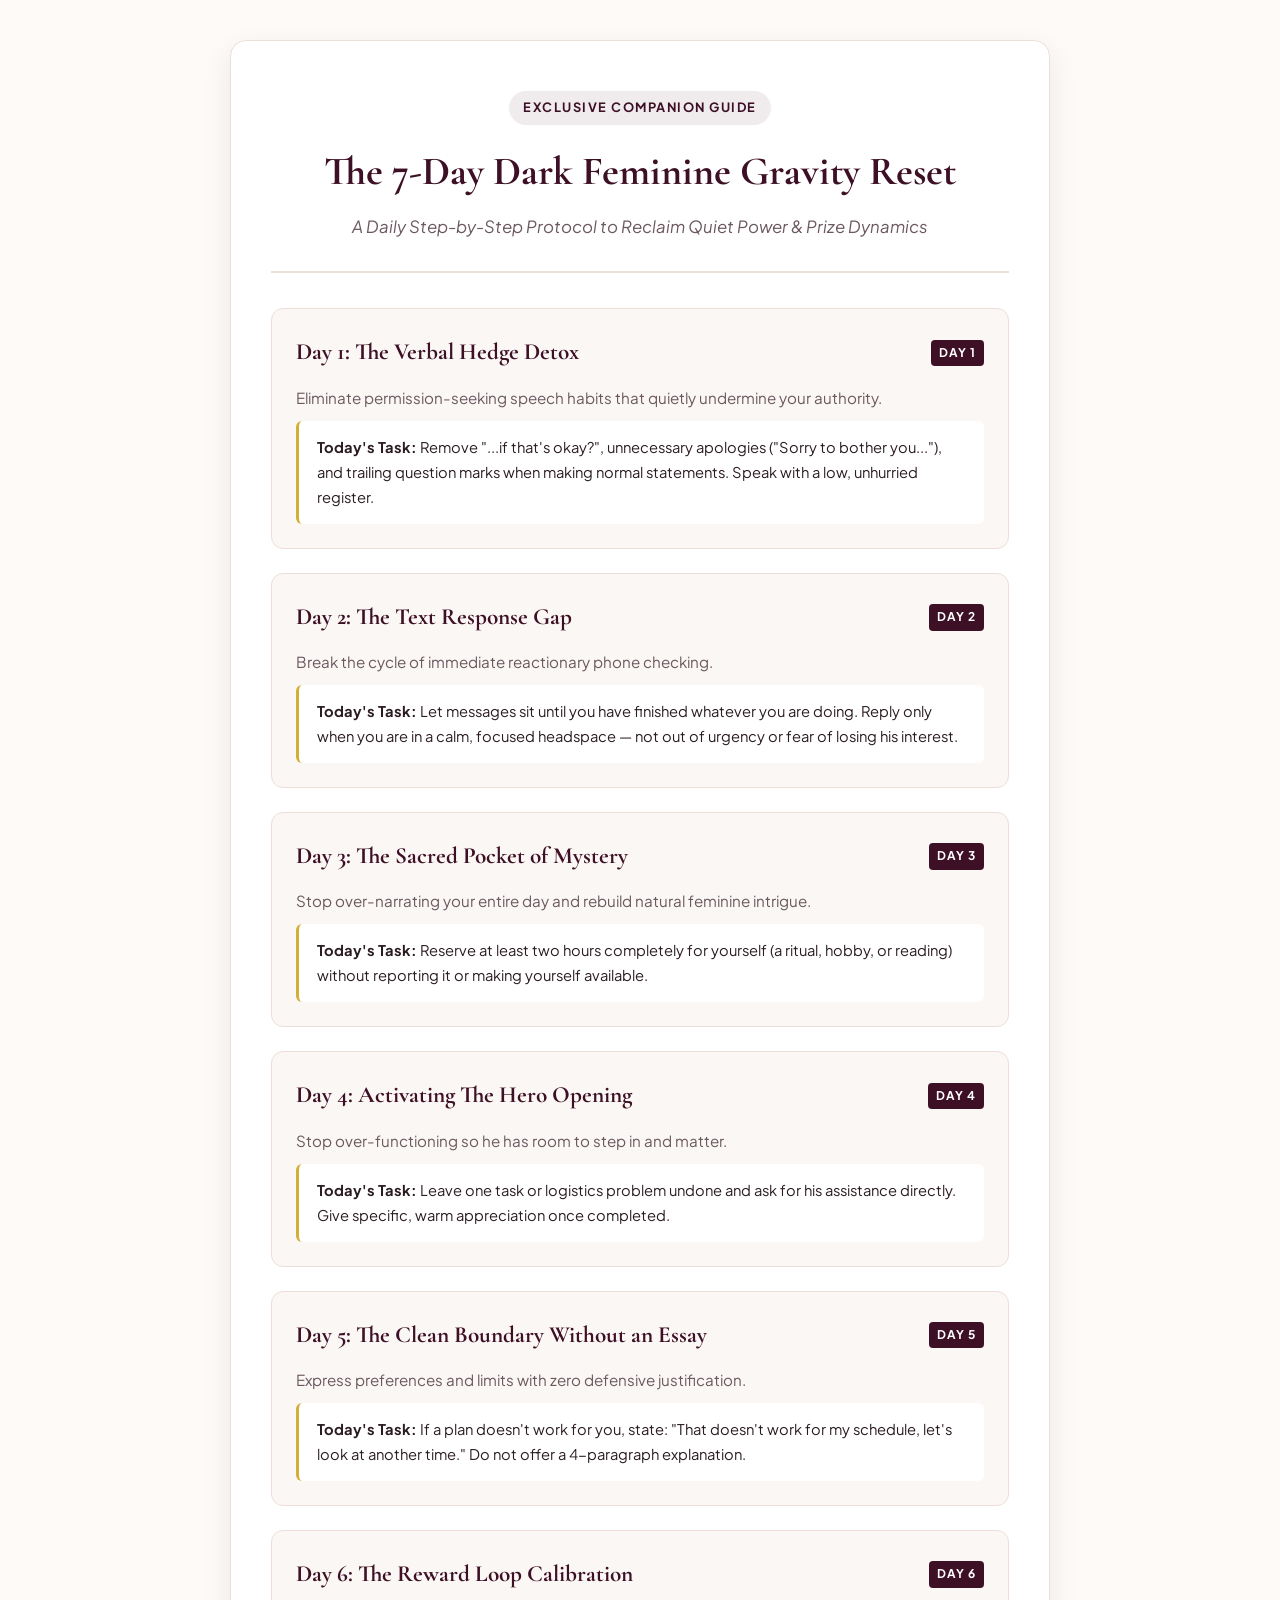
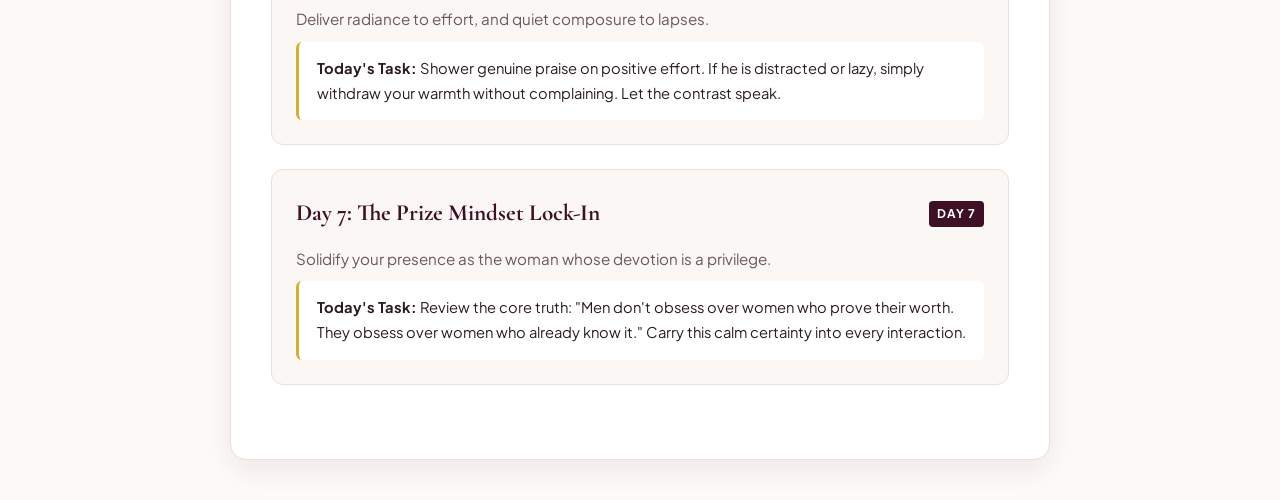
<file: bonuses/The-7-Day-Dark-Feminine-Gravity-Reset.html>
<!DOCTYPE html>
<html lang="en">
<head>
  <meta charset="UTF-8">
  <meta name="viewport" content="width=device-width, initial-scale=1.0">
  <title>7-Day Dark Feminine Gravity Reset — Action Protocol</title>
  <link href="https://fonts.googleapis.com/css2?family=Cormorant+Garamond:ital,wght@0,600;0,700;1,400;1,600&family=Plus+Jakarta+Sans:wght@400;500;600;700&display=swap" rel="stylesheet">
  <style>
    :root {
      --primary: #3d1025;
      --secondary: #68233a;
      --accent: #d4af37;
      --bg: #fdfaf8;
      --card: #ffffff;
      --text: #2b1c22;
      --muted: #6b5860;
      --border: #eeded8;
    }
    * { box-sizing: border-box; margin: 0; padding: 0; }
    body {
      font-family: 'Plus Jakarta Sans', sans-serif;
      background: var(--bg);
      color: var(--text);
      line-height: 1.7;
      padding: 40px 20px;
    }
    .container {
      max-width: 820px;
      margin: 0 auto;
      background: var(--card);
      padding: 50px 40px;
      border-radius: 16px;
      box-shadow: 0 10px 30px rgba(61,16,37,0.08);
      border: 1px solid var(--border);
    }
    .header {
      text-align: center;
      padding-bottom: 30px;
      border-bottom: 2px solid var(--border);
      margin-bottom: 35px;
    }
    .badge {
      display: inline-block;
      background: rgba(61,16,37,0.08);
      color: var(--primary);
      padding: 6px 14px;
      border-radius: 20px;
      font-size: 0.8rem;
      font-weight: 700;
      letter-spacing: 1.5px;
      text-transform: uppercase;
      margin-bottom: 12px;
    }
    h1 {
      font-family: 'Cormorant Garamond', serif;
      font-size: 2.5rem;
      color: var(--primary);
      margin-bottom: 8px;
    }
    .subtitle {
      font-size: 1.05rem;
      color: var(--muted);
      font-style: italic;
    }
    .day-card {
      background: #fbf7f5;
      border: 1px solid var(--border);
      border-radius: 12px;
      padding: 24px;
      margin-bottom: 24px;
    }
    .day-title {
      font-family: 'Cormorant Garamond', serif;
      font-size: 1.45rem;
      color: var(--primary);
      font-weight: 700;
      display: flex;
      justify-content: space-between;
      align-items: center;
      margin-bottom: 12px;
    }
    .day-tag {
      font-size: 0.75rem;
      font-family: 'Plus Jakarta Sans', sans-serif;
      text-transform: uppercase;
      letter-spacing: 1px;
      background: var(--primary);
      color: #fff;
      padding: 3px 8px;
      border-radius: 4px;
    }
    .action-step {
      background: #fff;
      padding: 14px 18px;
      border-radius: 6px;
      border-left: 3px solid var(--accent);
      margin-top: 10px;
      font-size: 0.92rem;
    }
    @page {
      size: A4 portrait;
      margin: 18mm 18mm 18mm 18mm;
    }
    @media print {
      body { padding: 0; background: #fff; }
      .container { box-shadow: none; border: none; padding: 0; max-width: 100%; }
      a { text-decoration: none; color: inherit; }
    }
  </style>
</head>
<body>
  <div class="container">
    <div class="header">
      <span class="badge">Exclusive Companion Guide</span>
      <h1>The 7-Day Dark Feminine Gravity Reset</h1>
      <p class="subtitle">A Daily Step-by-Step Protocol to Reclaim Quiet Power & Prize Dynamics</p>
    </div>

    <!-- Day 1 -->
    <div class="day-card">
      <div class="day-title">
        <span>Day 1: The Verbal Hedge Detox</span>
        <span class="day-tag">Day 1</span>
      </div>
      <p style="font-size: 0.95rem; color: var(--muted);">Eliminate permission-seeking speech habits that quietly undermine your authority.</p>
      <div class="action-step">
        <strong>Today's Task:</strong> Remove "...if that's okay?", unnecessary apologies ("Sorry to bother you..."), and trailing question marks when making normal statements. Speak with a low, unhurried register.
      </div>
    </div>

    <!-- Day 2 -->
    <div class="day-card">
      <div class="day-title">
        <span>Day 2: The Text Response Gap</span>
        <span class="day-tag">Day 2</span>
      </div>
      <p style="font-size: 0.95rem; color: var(--muted);">Break the cycle of immediate reactionary phone checking.</p>
      <div class="action-step">
        <strong>Today's Task:</strong> Let messages sit until you have finished whatever you are doing. Reply only when you are in a calm, focused headspace — not out of urgency or fear of losing his interest.
      </div>
    </div>

    <!-- Day 3 -->
    <div class="day-card">
      <div class="day-title">
        <span>Day 3: The Sacred Pocket of Mystery</span>
        <span class="day-tag">Day 3</span>
      </div>
      <p style="font-size: 0.95rem; color: var(--muted);">Stop over-narrating your entire day and rebuild natural feminine intrigue.</p>
      <div class="action-step">
        <strong>Today's Task:</strong> Reserve at least two hours completely for yourself (a ritual, hobby, or reading) without reporting it or making yourself available.
      </div>
    </div>

    <!-- Day 4 -->
    <div class="day-card">
      <div class="day-title">
        <span>Day 4: Activating The Hero Opening</span>
        <span class="day-tag">Day 4</span>
      </div>
      <p style="font-size: 0.95rem; color: var(--muted);">Stop over-functioning so he has room to step in and matter.</p>
      <div class="action-step">
        <strong>Today's Task:</strong> Leave one task or logistics problem undone and ask for his assistance directly. Give specific, warm appreciation once completed.
      </div>
    </div>

    <!-- Day 5 -->
    <div class="day-card">
      <div class="day-title">
        <span>Day 5: The Clean Boundary Without an Essay</span>
        <span class="day-tag">Day 5</span>
      </div>
      <p style="font-size: 0.95rem; color: var(--muted);">Express preferences and limits with zero defensive justification.</p>
      <div class="action-step">
        <strong>Today's Task:</strong> If a plan doesn't work for you, state: "That doesn't work for my schedule, let's look at another time." Do not offer a 4-paragraph explanation.
      </div>
    </div>

    <!-- Day 6 -->
    <div class="day-card">
      <div class="day-title">
        <span>Day 6: The Reward Loop Calibration</span>
        <span class="day-tag">Day 6</span>
      </div>
      <p style="font-size: 0.95rem; color: var(--muted);">Deliver radiance to effort, and quiet composure to lapses.</p>
      <div class="action-step">
        <strong>Today's Task:</strong> Shower genuine praise on positive effort. If he is distracted or lazy, simply withdraw your warmth without complaining. Let the contrast speak.
      </div>
    </div>

    <!-- Day 7 -->
    <div class="day-card">
      <div class="day-title">
        <span>Day 7: The Prize Mindset Lock-In</span>
        <span class="day-tag">Day 7</span>
      </div>
      <p style="font-size: 0.95rem; color: var(--muted);">Solidify your presence as the woman whose devotion is a privilege.</p>
      <div class="action-step">
        <strong>Today's Task:</strong> Review the core truth: "Men don't obsess over women who prove their worth. They obsess over women who already know it." Carry this calm certainty into every interaction.
      </div>
    </div>
  </div>
</body>
</html>
</file>
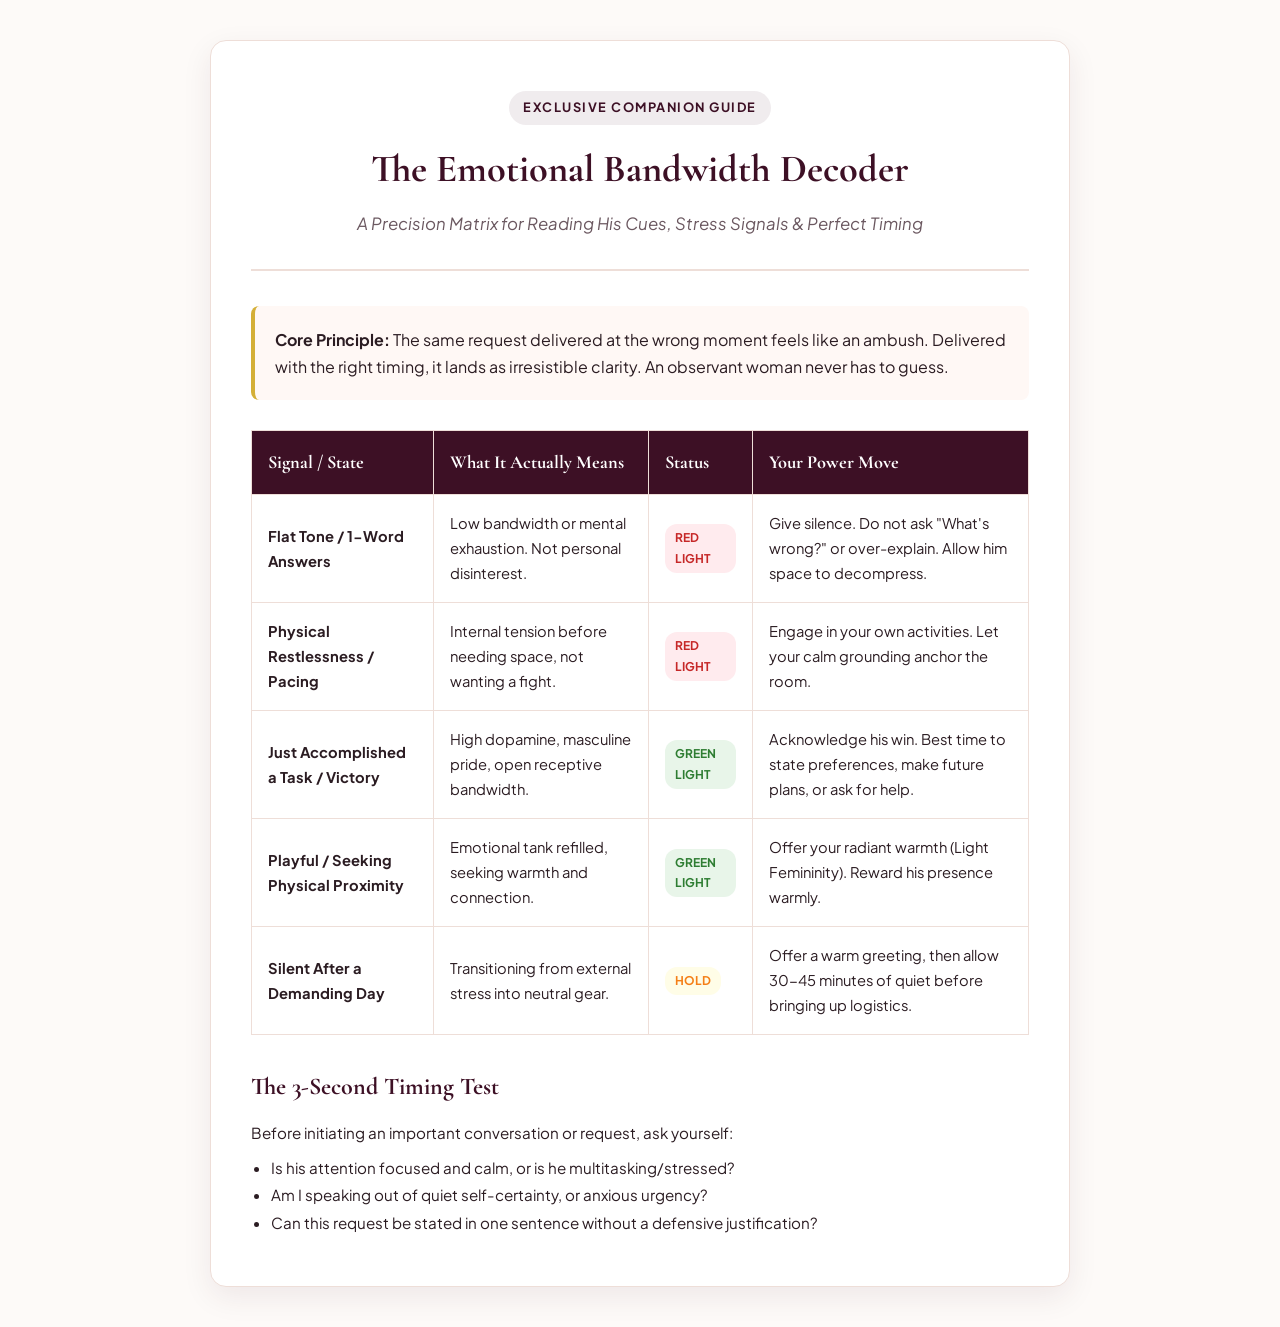
<file: bonuses/The-Emotional-Bandwidth-Decoder.html>
<!DOCTYPE html>
<html lang="en">
<head>
  <meta charset="UTF-8">
  <meta name="viewport" content="width=device-width, initial-scale=1.0">
  <title>The Emotional Bandwidth Decoder — Timing & Stress Signal Matrix</title>
  <link href="https://fonts.googleapis.com/css2?family=Cormorant+Garamond:ital,wght@0,600;0,700;1,400;1,600&family=Plus+Jakarta+Sans:wght@400;500;600;700&display=swap" rel="stylesheet">
  <style>
    :root {
      --primary: #3d1025;
      --secondary: #68233a;
      --accent: #d4af37;
      --bg: #fdfaf8;
      --card: #ffffff;
      --text: #2b1c22;
      --muted: #6b5860;
      --border: #eeded8;
      --green: #2e7d32;
      --red: #c62828;
      --yellow: #f57f17;
    }
    * { box-sizing: border-box; margin: 0; padding: 0; }
    body {
      font-family: 'Plus Jakarta Sans', sans-serif;
      background: var(--bg);
      color: var(--text);
      line-height: 1.7;
      padding: 40px 20px;
    }
    .container {
      max-width: 860px;
      margin: 0 auto;
      background: var(--card);
      padding: 50px 40px;
      border-radius: 16px;
      box-shadow: 0 10px 30px rgba(61,16,37,0.08);
      border: 1px solid var(--border);
    }
    .header {
      text-align: center;
      padding-bottom: 30px;
      border-bottom: 2px solid var(--border);
      margin-bottom: 35px;
    }
    .badge {
      display: inline-block;
      background: rgba(61,16,37,0.08);
      color: var(--primary);
      padding: 6px 14px;
      border-radius: 20px;
      font-size: 0.8rem;
      font-weight: 700;
      letter-spacing: 1.5px;
      text-transform: uppercase;
      margin-bottom: 12px;
    }
    h1 {
      font-family: 'Cormorant Garamond', serif;
      font-size: 2.4rem;
      color: var(--primary);
      margin-bottom: 8px;
    }
    .subtitle {
      font-size: 1.05rem;
      color: var(--muted);
      font-style: italic;
    }
    .matrix-table {
      width: 100%;
      border-collapse: collapse;
      margin: 30px 0;
    }
    .matrix-table th, .matrix-table td {
      padding: 16px;
      border: 1px solid var(--border);
      text-align: left;
      font-size: 0.92rem;
    }
    .matrix-table th {
      background: #3d1025;
      color: #fff;
      font-family: 'Cormorant Garamond', serif;
      font-size: 1.15rem;
    }
    .status-badge {
      display: inline-block;
      padding: 4px 10px;
      border-radius: 12px;
      font-size: 0.75rem;
      font-weight: 700;
      text-transform: uppercase;
    }
    .status-red { background: #ffebee; color: var(--red); }
    .status-green { background: #e8f5e9; color: var(--green); }
    .status-yellow { background: #fffde7; color: var(--yellow); }
    .core-insight {
      background: #fff8f5;
      border-left: 4px solid var(--accent);
      padding: 20px;
      border-radius: 8px;
      margin: 25px 0;
    }
    @page {
      size: A4 portrait;
      margin: 18mm 18mm 18mm 18mm;
    }
    @media print {
      body { padding: 0; background: #fff; }
      .container { box-shadow: none; border: none; padding: 0; max-width: 100%; }
      a { text-decoration: none; color: inherit; }
    }
  </style>
</head>
<body>
  <div class="container">
    <div class="header">
      <span class="badge">Exclusive Companion Guide</span>
      <h1>The Emotional Bandwidth Decoder</h1>
      <p class="subtitle">A Precision Matrix for Reading His Cues, Stress Signals & Perfect Timing</p>
    </div>

    <div class="core-insight">
      <strong>Core Principle:</strong> The same request delivered at the wrong moment feels like an ambush. Delivered with the right timing, it lands as irresistible clarity. An observant woman never has to guess.
    </div>

    <table class="matrix-table">
      <thead>
        <tr>
          <th>Signal / State</th>
          <th>What It Actually Means</th>
          <th>Status</th>
          <th>Your Power Move</th>
        </tr>
      </thead>
      <tbody>
        <tr>
          <td><strong>Flat Tone / 1-Word Answers</strong></td>
          <td>Low bandwidth or mental exhaustion. Not personal disinterest.</td>
          <td><span class="status-badge status-red">Red Light</span></td>
          <td>Give silence. Do not ask "What's wrong?" or over-explain. Allow him space to decompress.</td>
        </tr>
        <tr>
          <td><strong>Physical Restlessness / Pacing</strong></td>
          <td>Internal tension before needing space, not wanting a fight.</td>
          <td><span class="status-badge status-red">Red Light</span></td>
          <td>Engage in your own activities. Let your calm grounding anchor the room.</td>
        </tr>
        <tr>
          <td><strong>Just Accomplished a Task / Victory</strong></td>
          <td>High dopamine, masculine pride, open receptive bandwidth.</td>
          <td><span class="status-badge status-green">Green Light</span></td>
          <td>Acknowledge his win. Best time to state preferences, make future plans, or ask for help.</td>
        </tr>
        <tr>
          <td><strong>Playful / Seeking Physical Proximity</strong></td>
          <td>Emotional tank refilled, seeking warmth and connection.</td>
          <td><span class="status-badge status-green">Green Light</span></td>
          <td>Offer your radiant warmth (Light Femininity). Reward his presence warmly.</td>
        </tr>
        <tr>
          <td><strong>Silent After a Demanding Day</strong></td>
          <td>Transitioning from external stress into neutral gear.</td>
          <td><span class="status-badge status-yellow">Hold</span></td>
          <td>Offer a warm greeting, then allow 30-45 minutes of quiet before bringing up logistics.</td>
        </tr>
      </tbody>
    </table>

    <div style="margin-top: 30px; font-size: 0.95rem; line-height: 1.8;">
      <h3 style="font-family: 'Cormorant Garamond', serif; font-size: 1.5rem; color: var(--primary); margin-bottom: 10px;">The 3-Second Timing Test</h3>
      <p>Before initiating an important conversation or request, ask yourself:</p>
      <ul style="margin-left: 20px; margin-top: 8px;">
        <li>Is his attention focused and calm, or is he multitasking/stressed?</li>
        <li>Am I speaking out of quiet self-certainty, or anxious urgency?</li>
        <li>Can this request be stated in one sentence without a defensive justification?</li>
      </ul>
    </div>
  </div>
</body>
</html>
</file>
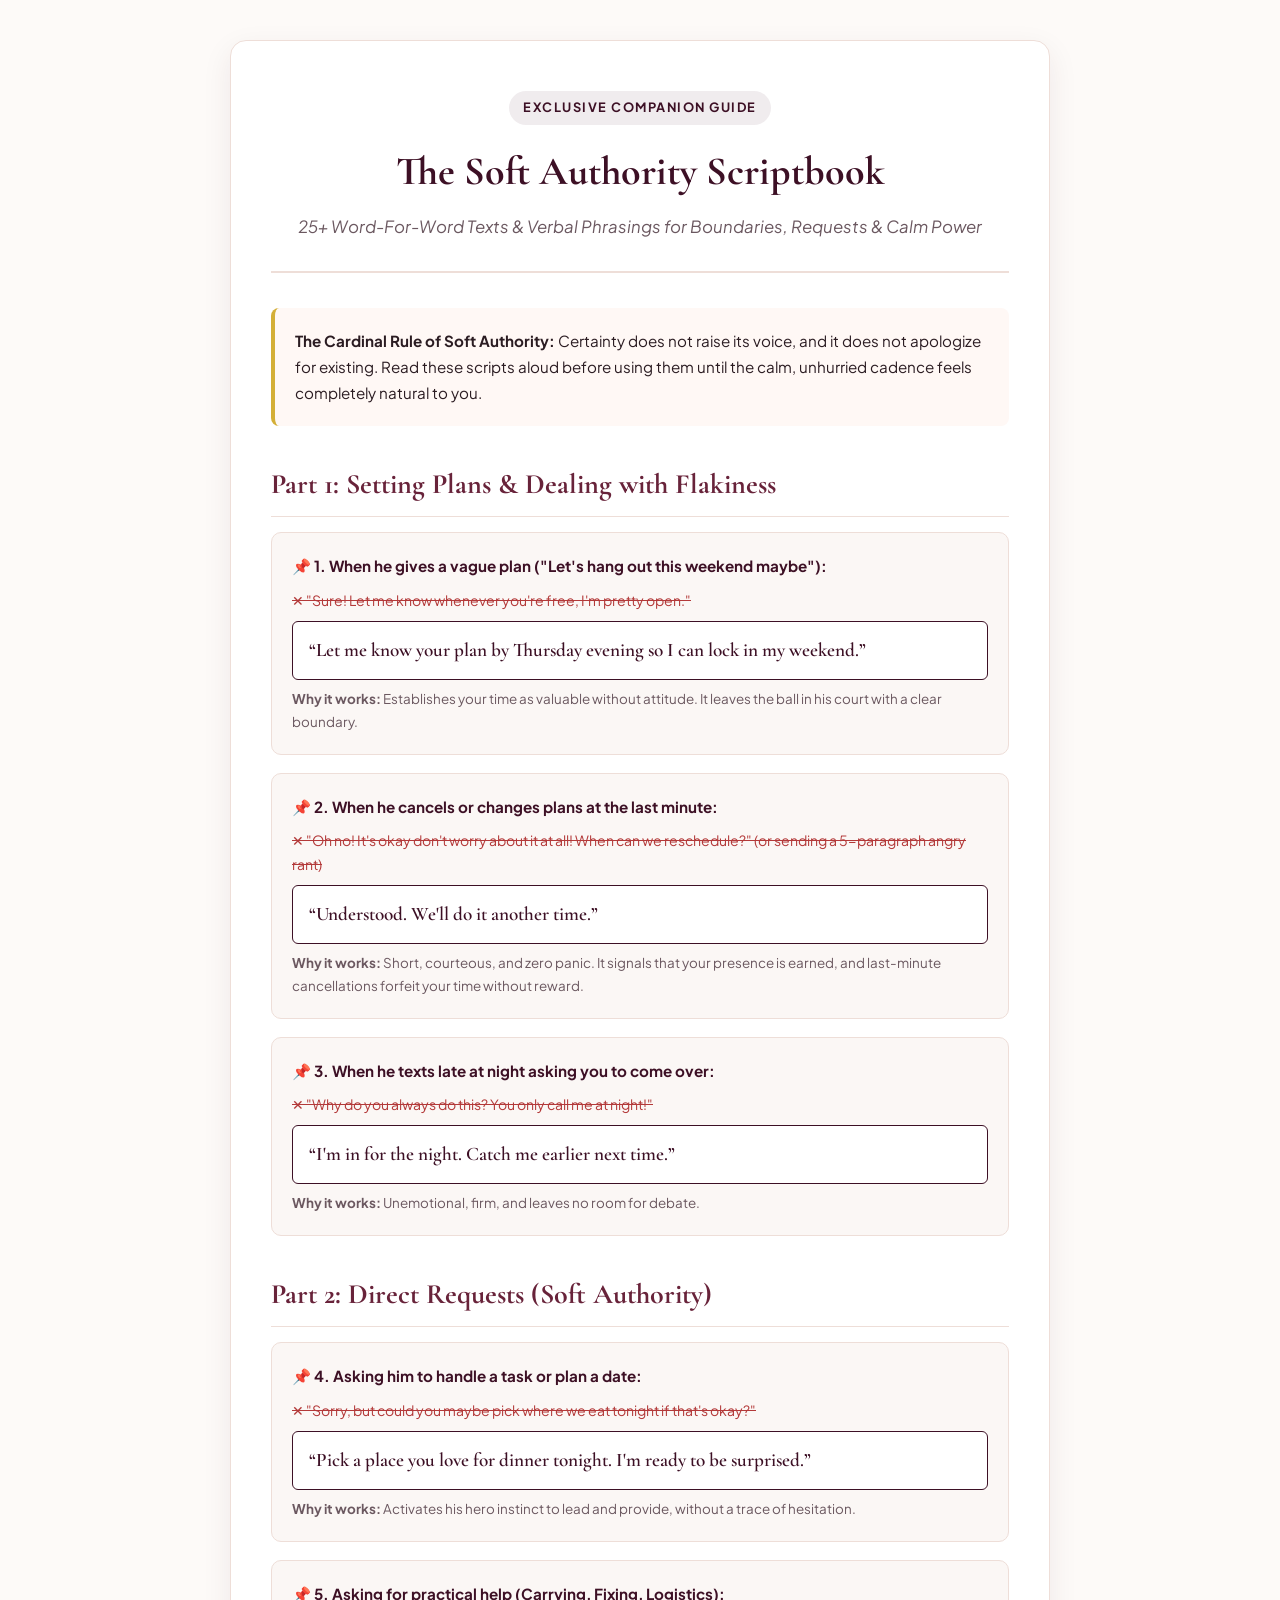
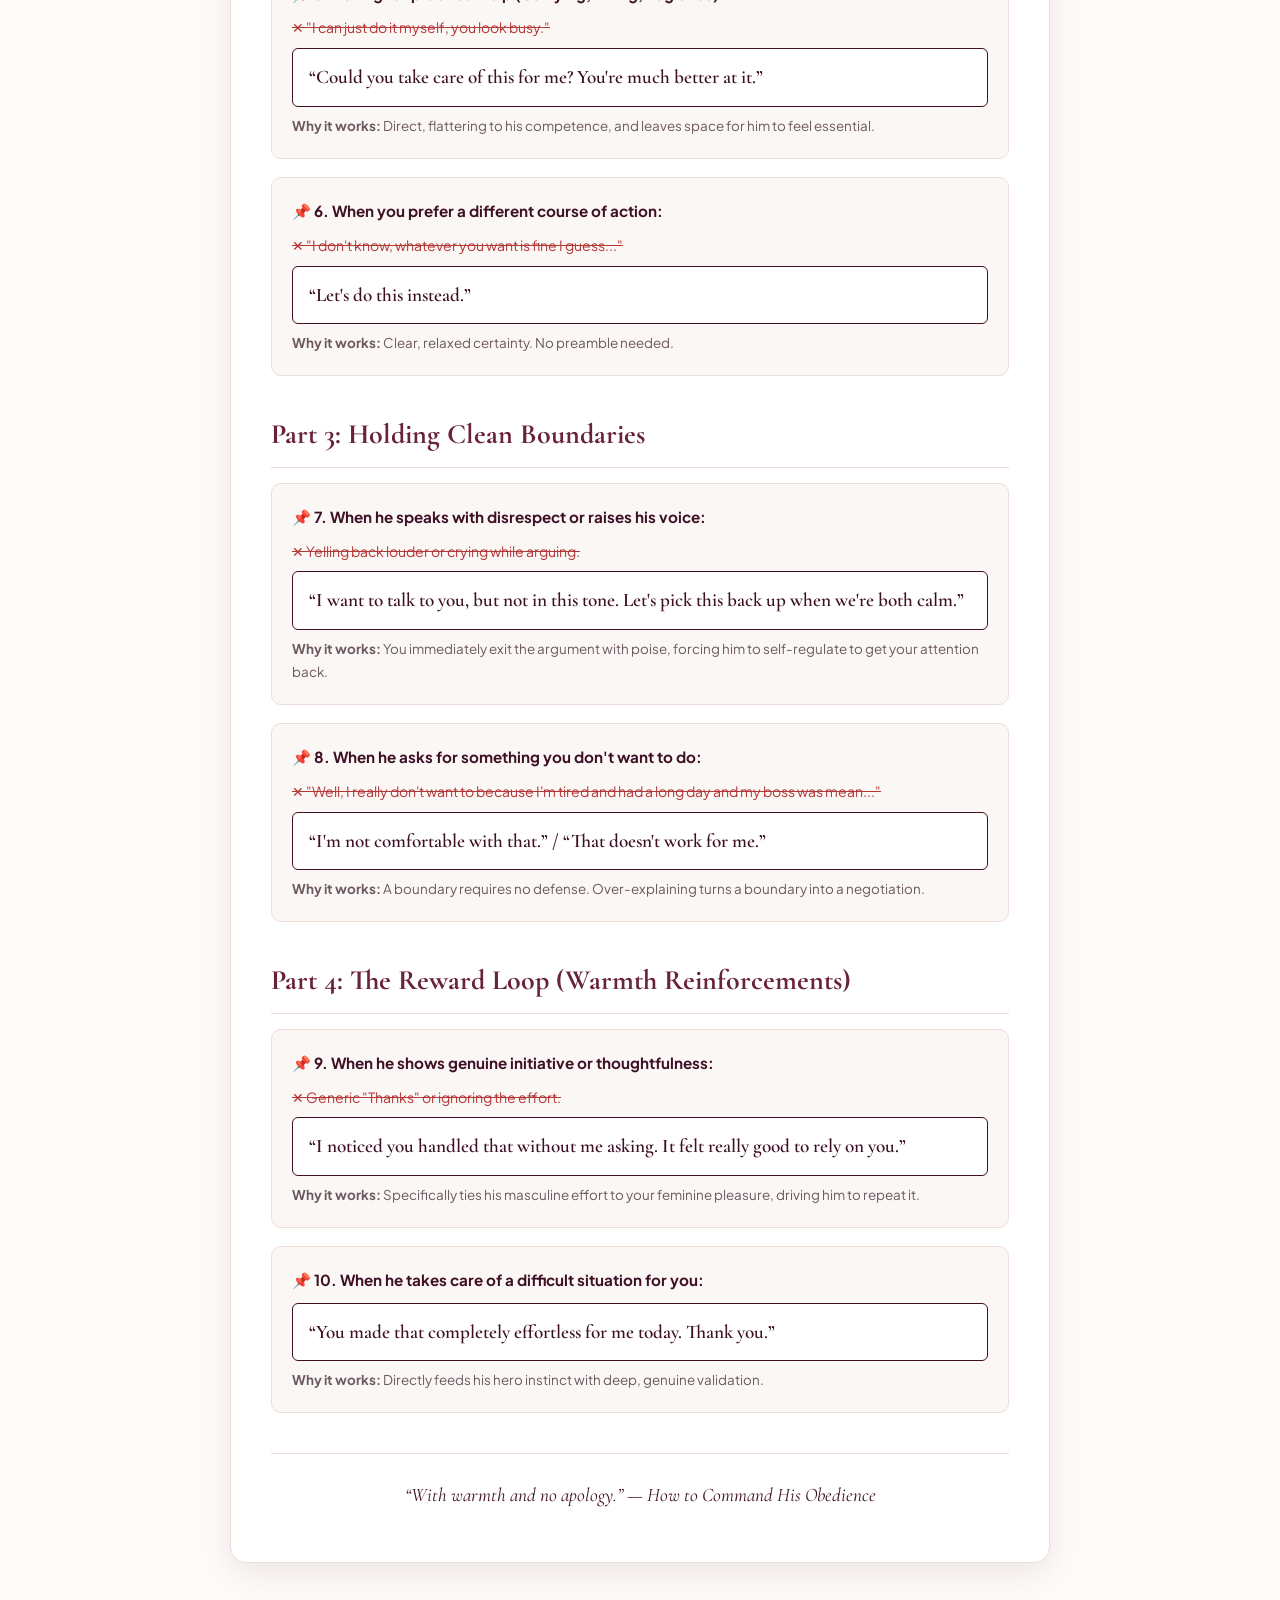
<file: bonuses/The-Soft-Authority-Scriptbook.html>
<!DOCTYPE html>
<html lang="en">
<head>
  <meta charset="UTF-8">
  <meta name="viewport" content="width=device-width, initial-scale=1.0">
  <title>The Soft Authority Scriptbook — Bonus Guide</title>
  <link href="https://fonts.googleapis.com/css2?family=Cormorant+Garamond:ital,wght@0,600;0,700;1,400;1,600&family=Plus+Jakarta+Sans:wght@400;500;600;700&display=swap" rel="stylesheet">
  <style>
    :root {
      --primary: #3d1025;
      --secondary: #68233a;
      --accent: #d4af37;
      --bg: #fdfaf8;
      --card: #ffffff;
      --text: #2b1c22;
      --muted: #6b5860;
      --border: #eeded8;
    }
    * { box-sizing: border-box; margin: 0; padding: 0; }
    body {
      font-family: 'Plus Jakarta Sans', sans-serif;
      background: var(--bg);
      color: var(--text);
      line-height: 1.7;
      padding: 40px 20px;
    }
    .container {
      max-width: 820px;
      margin: 0 auto;
      background: var(--card);
      padding: 50px 40px;
      border-radius: 16px;
      box-shadow: 0 10px 30px rgba(61,16,37,0.08);
      border: 1px solid var(--border);
    }
    .header {
      text-align: center;
      padding-bottom: 30px;
      border-bottom: 2px solid var(--border);
      margin-bottom: 35px;
    }
    .badge {
      display: inline-block;
      background: rgba(61,16,37,0.08);
      color: var(--primary);
      padding: 6px 14px;
      border-radius: 20px;
      font-size: 0.8rem;
      font-weight: 700;
      letter-spacing: 1.5px;
      text-transform: uppercase;
      margin-bottom: 12px;
    }
    h1 {
      font-family: 'Cormorant Garamond', serif;
      font-size: 2.5rem;
      color: var(--primary);
      margin-bottom: 8px;
    }
    .subtitle {
      font-size: 1.05rem;
      color: var(--muted);
      font-style: italic;
    }
    .rule-box {
      background: #fff8f5;
      border-left: 4px solid var(--accent);
      padding: 20px;
      border-radius: 8px;
      margin-bottom: 35px;
      font-size: 0.95rem;
    }
    .section-title {
      font-family: 'Cormorant Garamond', serif;
      font-size: 1.75rem;
      color: var(--secondary);
      margin: 35px 0 15px;
      padding-bottom: 8px;
      border-bottom: 1px solid var(--border);
    }
    .script-card {
      background: #fbf7f5;
      border: 1px solid var(--border);
      border-radius: 10px;
      padding: 20px;
      margin-bottom: 18px;
    }
    .script-context {
      font-weight: 700;
      color: var(--primary);
      font-size: 0.95rem;
      margin-bottom: 10px;
      display: flex;
      align-items: center;
      gap: 8px;
    }
    .script-dont {
      color: #b33939;
      font-size: 0.88rem;
      margin-bottom: 6px;
      text-decoration: line-through;
    }
    .script-say {
      background: #ffffff;
      border: 1.5px solid var(--primary);
      padding: 12px 16px;
      border-radius: 6px;
      font-family: 'Cormorant Garamond', serif;
      font-size: 1.2rem;
      color: var(--primary);
      font-weight: 600;
      margin: 8px 0;
    }
    .script-why {
      font-size: 0.84rem;
      color: var(--muted);
    }
    .footer-note {
      text-align: center;
      margin-top: 40px;
      padding-top: 25px;
      border-top: 1px solid var(--border);
      font-family: 'Cormorant Garamond', serif;
      font-style: italic;
      font-size: 1.2rem;
      color: var(--primary);
    }
    @page {
      size: A4 portrait;
      margin: 18mm 18mm 18mm 18mm;
    }
    @media print {
      body { padding: 0; background: #fff; }
      .container { box-shadow: none; border: none; padding: 0; max-width: 100%; }
      a { text-decoration: none; color: inherit; }
    }
  </style>
</head>
<body>
  <div class="container">
    <div class="header">
      <span class="badge">Exclusive Companion Guide</span>
      <h1>The Soft Authority Scriptbook</h1>
      <p class="subtitle">25+ Word-For-Word Texts & Verbal Phrasings for Boundaries, Requests & Calm Power</p>
    </div>

    <div class="rule-box">
      <strong>The Cardinal Rule of Soft Authority:</strong> Certainty does not raise its voice, and it does not apologize for existing. Read these scripts aloud before using them until the calm, unhurried cadence feels completely natural to you.
    </div>

    <!-- PART 1 -->
    <h2 class="section-title">Part 1: Setting Plans & Dealing with Flakiness</h2>
    
    <div class="script-card">
      <div class="script-context">📌 1. When he gives a vague plan ("Let's hang out this weekend maybe"):</div>
      <div class="script-dont">✕ "Sure! Let me know whenever you're free, I'm pretty open."</div>
      <div class="script-say">“Let me know your plan by Thursday evening so I can lock in my weekend.”</div>
      <div class="script-why"><strong>Why it works:</strong> Establishes your time as valuable without attitude. It leaves the ball in his court with a clear boundary.</div>
    </div>

    <div class="script-card">
      <div class="script-context">📌 2. When he cancels or changes plans at the last minute:</div>
      <div class="script-dont">✕ "Oh no! It's okay don't worry about it at all! When can we reschedule?" (or sending a 5-paragraph angry rant)</div>
      <div class="script-say">“Understood. We'll do it another time.”</div>
      <div class="script-why"><strong>Why it works:</strong> Short, courteous, and zero panic. It signals that your presence is earned, and last-minute cancellations forfeit your time without reward.</div>
    </div>

    <div class="script-card">
      <div class="script-context">📌 3. When he texts late at night asking you to come over:</div>
      <div class="script-dont">✕ "Why do you always do this? You only call me at night!"</div>
      <div class="script-say">“I'm in for the night. Catch me earlier next time.”</div>
      <div class="script-why"><strong>Why it works:</strong> Unemotional, firm, and leaves no room for debate.</div>
    </div>

    <!-- PART 2 -->
    <h2 class="section-title">Part 2: Direct Requests (Soft Authority)</h2>

    <div class="script-card">
      <div class="script-context">📌 4. Asking him to handle a task or plan a date:</div>
      <div class="script-dont">✕ "Sorry, but could you maybe pick where we eat tonight if that's okay?"</div>
      <div class="script-say">“Pick a place you love for dinner tonight. I'm ready to be surprised.”</div>
      <div class="script-why"><strong>Why it works:</strong> Activates his hero instinct to lead and provide, without a trace of hesitation.</div>
    </div>

    <div class="script-card">
      <div class="script-context">📌 5. Asking for practical help (Carrying, Fixing, Logistics):</div>
      <div class="script-dont">✕ "I can just do it myself, you look busy."</div>
      <div class="script-say">“Could you take care of this for me? You're much better at it.”</div>
      <div class="script-why"><strong>Why it works:</strong> Direct, flattering to his competence, and leaves space for him to feel essential.</div>
    </div>

    <div class="script-card">
      <div class="script-context">📌 6. When you prefer a different course of action:</div>
      <div class="script-dont">✕ "I don't know, whatever you want is fine I guess..."</div>
      <div class="script-say">“Let's do this instead.”</div>
      <div class="script-why"><strong>Why it works:</strong> Clear, relaxed certainty. No preamble needed.</div>
    </div>

    <!-- PART 3 -->
    <h2 class="section-title">Part 3: Holding Clean Boundaries</h2>

    <div class="script-card">
      <div class="script-context">📌 7. When he speaks with disrespect or raises his voice:</div>
      <div class="script-dont">✕ Yelling back louder or crying while arguing.</div>
      <div class="script-say">“I want to talk to you, but not in this tone. Let's pick this back up when we're both calm.”</div>
      <div class="script-why"><strong>Why it works:</strong> You immediately exit the argument with poise, forcing him to self-regulate to get your attention back.</div>
    </div>

    <div class="script-card">
      <div class="script-context">📌 8. When he asks for something you don't want to do:</div>
      <div class="script-dont">✕ "Well, I really don't want to because I'm tired and had a long day and my boss was mean..."</div>
      <div class="script-say">“I'm not comfortable with that.” / “That doesn't work for me.”</div>
      <div class="script-why"><strong>Why it works:</strong> A boundary requires no defense. Over-explaining turns a boundary into a negotiation.</div>
    </div>

    <!-- PART 4 -->
    <h2 class="section-title">Part 4: The Reward Loop (Warmth Reinforcements)</h2>

    <div class="script-card">
      <div class="script-context">📌 9. When he shows genuine initiative or thoughtfulness:</div>
      <div class="script-dont">✕ Generic "Thanks" or ignoring the effort.</div>
      <div class="script-say">“I noticed you handled that without me asking. It felt really good to rely on you.”</div>
      <div class="script-why"><strong>Why it works:</strong> Specifically ties his masculine effort to your feminine pleasure, driving him to repeat it.</div>
    </div>

    <div class="script-card">
      <div class="script-context">📌 10. When he takes care of a difficult situation for you:</div>
      <div class="script-say">“You made that completely effortless for me today. Thank you.”</div>
      <div class="script-why"><strong>Why it works:</strong> Directly feeds his hero instinct with deep, genuine validation.</div>
    </div>

    <div class="footer-note">
      “With warmth and no apology.” — How to Command His Obedience
    </div>
  </div>
</body>
</html>
</file>
<file: funnel.css>
:root {
  --bg-deep: #0c0714;
  --bg-card: #160c23;
  --bg-input: #1f1230;
  --plum-accent: #783594;
  --plum-light: #a855f7;
  --gold-primary: #e6b343;
  --gold-light: #f7d277;
  --gold-dark: #b8861e;
  --text-primary: #ffffff;
  --text-muted: #c4b5d4;
  --border-subtle: #2d1c42;
  --border-active: #e6b343;
  --head: 'Bricolage Grotesque', 'Playfair Display', -apple-system, BlinkMacSystemFont, 'Segoe UI', Roboto, sans-serif;
  --body: 'Figtree', -apple-system, BlinkMacSystemFont, 'Segoe UI', Roboto, sans-serif;
}

* {
  box-sizing: border-box;
  margin: 0;
  padding: 0;
  -webkit-tap-highlight-color: transparent;
}

html, body {
  min-height: 100%;
  background: var(--bg-deep);
  color: var(--text-primary);
  font-family: var(--body);
  font-size: 17px;
  line-height: 1.5;
  background-color: #0c0714;
}

button, input {
  font-family: inherit;
}

#app {
  position: relative;
  min-height: 100vh;
  width: 100%;
  background: radial-gradient(circle at 50% 10%, #231038 0%, var(--bg-deep) 75%);
}

.screen {
  display: none;
  width: 100%;
  min-height: 100vh;
  background: transparent;
  padding-bottom: 20px;
}

.screen.active {
  display: block !important;
}

.screen.in {
  animation: slideIn .4s cubic-bezier(.2, .7, .2, 1) both;
}

#app[data-t="calm"] .screen.in {
  animation: calmIn .5s ease both;
}

#app[data-t="rise"] .screen.in {
  animation: riseIn .45s cubic-bezier(.2, .7, .2, 1) both;
}

.screen.out {
  opacity: 0;
  transition: opacity .2s ease;
}

@keyframes slideIn {
  from { opacity: 0; transform: translateX(24px); }
  to { opacity: 1; transform: none; }
}

@keyframes calmIn {
  from { opacity: 0; }
  to { opacity: 1; }
}

@keyframes riseIn {
  from { opacity: 0; transform: translateY(20px); }
  to { opacity: 1; transform: none; }
}

.inner {
  max-width: 520px;
  margin: 0 auto;
  padding: 32px 22px 30px;
}

.dock {
  position: sticky;
  bottom: 0;
  background: rgba(12, 7, 20, 0.96);
  backdrop-filter: blur(14px);
  -webkit-backdrop-filter: blur(14px);
  border-top: 1px solid var(--border-subtle);
  padding: 14px 22px calc(14px + env(safe-area-inset-bottom));
  z-index: 40;
}

.dock .wrap {
  max-width: 476px;
  margin: 0 auto;
}

.badge-tag {
  display: inline-flex;
  align-items: center;
  gap: 6px;
  background: rgba(230, 179, 67, 0.14);
  color: var(--gold-light);
  border: 1px solid rgba(230, 179, 67, 0.35);
  padding: 6px 14px;
  border-radius: 20px;
  font-size: 13px;
  font-weight: 700;
  letter-spacing: .02em;
  margin-bottom: 16px;
  text-transform: uppercase;
}

h1 {
  font-family: var(--head);
  font-weight: 800;
  font-size: clamp(28px, 8vw, 38px);
  line-height: 1.15;
  letter-spacing: -.02em;
  color: #ffffff;
  margin-bottom: 16px;
}

h1 .accent, h2 .accent {
  color: var(--gold-primary);
  background: linear-gradient(135deg, #ffe08a 0%, #e6b343 100%);
  -webkit-background-clip: text;
  -webkit-text-fill-color: transparent;
}

h2 {
  font-family: var(--head);
  font-weight: 800;
  font-size: clamp(24px, 7vw, 32px);
  line-height: 1.18;
  letter-spacing: -.02em;
  color: #ffffff;
  margin-bottom: 12px;
}

.sub {
  font-size: 16px;
  color: var(--text-muted);
  line-height: 1.5;
  margin-bottom: 14px;
}

.sub.em {
  color: #f5edff;
  font-weight: 600;
  font-size: 17px;
}

/* Primary Button */
.btn {
  width: 100%;
  min-height: 58px;
  border: 0;
  border-radius: 14px;
  background: linear-gradient(135deg, #fce28b 0%, #e6b343 50%, #c49221 100%);
  color: #0c0714;
  font-family: var(--head);
  font-weight: 800;
  font-size: 17px;
  letter-spacing: .02em;
  cursor: pointer;
  box-shadow: 0 8px 24px rgba(230, 179, 67, 0.35);
  transition: transform .12s ease, filter .12s ease, box-shadow .12s ease;
  display: flex;
  align-items: center;
  justify-content: center;
  gap: 8px;
  text-decoration: none;
}

.btn:active {
  transform: scale(.98);
}

.btn:focus-visible, .card:focus-visible, .plan:focus-visible, .cbtn:focus-visible, input:focus-visible {
  outline: 3px solid var(--gold-light);
  outline-offset: 2px;
}

.btn[disabled] {
  filter: saturate(.3) brightness(.7);
  cursor: wait;
}

/* SCREEN 1: Interactive Pathway */
.path {
  list-style: none;
  position: relative;
  margin: 22px 0 20px;
  padding-left: 0;
}

.path::before {
  content: "";
  position: absolute;
  left: 9px;
  top: 12px;
  bottom: 8px;
  width: 2px;
  background: linear-gradient(to bottom, var(--plum-light), var(--gold-primary));
  transform-origin: top;
  transform: scaleY(0);
  animation: drawPath 2s .2s ease forwards;
}

.path li {
  position: relative;
  padding: 0 0 16px 38px;
  font-weight: 500;
  font-size: 16px;
  line-height: 1.4;
  color: #e5d7f2;
  opacity: 0;
  animation: popItem .45s ease forwards;
}

.path li strong {
  color: #ffffff;
  font-weight: 700;
}

.path li::before {
  content: "";
  position: absolute;
  left: 1px;
  top: 3px;
  width: 18px;
  height: 18px;
  border-radius: 50%;
  background: var(--bg-deep);
  border: 2px solid var(--plum-light);
  box-shadow: 0 0 8px rgba(168, 85, 247, 0.4);
}

.path li:nth-child(1) { animation-delay: .3s; }
.path li:nth-child(2) { animation-delay: .7s; }
.path li:nth-child(3) { animation-delay: 1.1s; }
.path li:nth-child(4) { animation-delay: 1.5s; }
.path li:nth-child(5) { animation-delay: 1.9s; }

.path li.end {
  padding: 0;
  height: 20px;
  animation-delay: 2.3s;
}

.path li.end::before {
  background: var(--gold-primary);
  border-color: var(--gold-light);
  animation: goldPulse 2s 2.7s infinite;
}

@keyframes drawPath {
  to { transform: scaleY(1); }
}

@keyframes popItem {
  from { opacity: 0; transform: translateY(8px); }
  to { opacity: 1; transform: none; }
}

@keyframes goldPulse {
  0% { box-shadow: 0 0 0 0 rgba(230, 179, 67, 0.7); }
  70% { box-shadow: 0 0 0 14px rgba(230, 179, 67, 0); }
  100% { box-shadow: 0 0 0 0 rgba(230, 179, 67, 0); }
}

.tap {
  font-weight: 600;
  font-size: 15.5px;
  color: var(--gold-light);
  margin: 10px 0 0;
  display: flex;
  align-items: center;
  gap: 6px;
}

/* SCREEN 2: Pillars of Quiet Devotion */
.learn {
  list-style: none;
  margin: 20px 0;
}

.learn li {
  display: grid;
  grid-template-columns: 46px 1fr;
  gap: 14px;
  padding: 16px 0;
  border-top: 1px solid var(--border-subtle);
  align-items: flex-start;
}

.learn li:last-child {
  border-bottom: 1px solid var(--border-subtle);
}

.learn h3 {
  font-family: var(--head);
  font-weight: 800;
  font-size: 16.5px;
  letter-spacing: .02em;
  margin-bottom: 3px;
  color: #fff;
  display: flex;
  align-items: center;
  gap: 6px;
}

.learn p {
  font-size: 15px;
  color: var(--text-muted);
  line-height: 1.45;
}

/* SVGs Micro-animations */
.g {
  width: 44px;
  height: 44px;
  background: var(--bg-card);
  border-radius: 12px;
  border: 1px solid var(--border-subtle);
  padding: 8px;
}

.g * {
  transform-box: fill-box;
  transform-origin: center;
}

.g .s {
  stroke: var(--plum-light);
  fill: none;
  stroke-width: 2.5;
  stroke-linecap: round;
  stroke-linejoin: round;
}

.g .f { fill: var(--plum-light); }
.g .y { fill: var(--gold-primary); }

.a1 .r { animation: ring 2.6s ease-out infinite; }
@keyframes ring { 0% { transform: scale(.4); opacity: .9; } 100% { transform: scale(1.2); opacity: 0; } }

.a2 .ln { stroke-dasharray: 24; animation: dash 2.8s ease-in-out infinite; }
@keyframes dash { 0% { stroke-dashoffset: 24; } 50%, 100% { stroke-dashoffset: 0; } }

.a3 .b { animation: grow 2.4s ease-in-out infinite; transform-origin: bottom; }
.a3 .b:nth-child(2) { animation-delay: .25s; }
.a3 .b:nth-child(3) { animation-delay: .5s; }
@keyframes grow { 0%, 100% { transform: scaleY(.45); } 50% { transform: scaleY(1); } }

.a4 .up { animation: climb 2.6s ease-in-out infinite; }
@keyframes climb { 0%, 100% { transform: translate(-3px, 3px); } 50% { transform: translate(3px, -3px); } }

.a5 .hl { animation: hop 3.2s steps(1) infinite; }
@keyframes hop { 0% { transform: translate(0, 0); } 33% { transform: translate(14px, 6px); } 66% { transform: translate(-4px, 14px); } }

.a6 .tv { animation: travel 2.6s linear infinite; }
@keyframes travel { 0% { transform: translate(-10px, 8px); } 50% { transform: translate(0, -8px); } 100% { transform: translate(10px, 8px); } }

.close-text {
  font-family: var(--head);
  font-weight: 800;
  font-size: 19px;
  line-height: 1.3;
  margin: 18px 0 20px;
  color: #fff;
}

.close-text span {
  display: block;
  color: var(--gold-light);
  font-weight: 700;
}

/* Testimonials Box */
.proof {
  background: var(--bg-card);
  border: 1px solid var(--border-subtle);
  border-radius: 14px;
  padding: 20px 18px 18px;
  min-height: 160px;
  position: relative;
  box-shadow: 0 10px 30px rgba(0, 0, 0, 0.4);
}

.proof::before {
  content: "★★★★★";
  display: block;
  color: var(--gold-primary);
  font-size: 14px;
  letter-spacing: 2px;
  margin-bottom: 8px;
}

.proof blockquote {
  font-size: 15.5px;
  line-height: 1.5;
  color: #f1e6fc;
  font-style: italic;
  transition: opacity .35s ease;
}

.proof cite {
  display: flex;
  align-items: center;
  gap: 8px;
  margin-top: 14px;
  font-style: normal;
  font-weight: 700;
  font-size: 14px;
  color: var(--gold-light);
  transition: opacity .35s ease;
}

.proof cite::before {
  content: "👑";
  font-size: 16px;
}

.proof.fade blockquote, .proof.fade cite {
  opacity: 0;
}

/* SCREEN 3: Contact Info Form */
.field {
  margin: 20px 0;
}

.field label {
  display: block;
  font-weight: 600;
  font-size: 14.5px;
  margin-bottom: 8px;
  color: #f3e8fc;
}

.inp {
  width: 100%;
  min-height: 56px;
  border: 2px solid var(--border-subtle);
  border-radius: 12px;
  background: var(--bg-input);
  padding: 0 16px;
  font-size: 16px;
  color: #ffffff;
  transition: border-color .2s, background .2s;
}

.inp::placeholder {
  color: #79668d;
}

.inp:focus {
  border-color: var(--gold-primary);
  background: #140b22;
  outline: none;
}

.phone {
  display: flex;
  gap: 10px;
}

.cbtn {
  flex: 0 0 auto;
  min-height: 56px;
  border: 2px solid var(--border-subtle);
  background: var(--bg-input);
  border-radius: 12px;
  padding: 0 12px;
  font-size: 16px;
  color: #ffffff;
  display: flex;
  align-items: center;
  gap: 8px;
  cursor: pointer;
  font-weight: 600;
}

.cbtn .fl {
  font-size: 22px;
  line-height: 1;
}

.err {
  color: #ff7b92;
  font-size: 14px;
  margin-top: 6px;
  min-height: 0;
}

.formerr {
  color: #ff7b92;
  font-weight: 600;
  font-size: 14.5px;
  margin-bottom: 10px;
  text-align: center;
}

.formerr:empty {
  display: none;
}

/* Modal for Country list */
.sheet {
  position: fixed;
  inset: 0;
  background: rgba(12, 7, 20, 0.85);
  display: none;
  align-items: flex-end;
  justify-content: center;
  z-index: 100;
}

.sheet.open {
  display: flex;
}

.sheet .box {
  background: #190e2b;
  width: 100%;
  max-width: 520px;
  max-height: 80dvh;
  border-radius: 20px 20px 0 0;
  border-top: 1px solid var(--border-subtle);
  display: flex;
  flex-direction: column;
  animation: riseIn .3s ease both;
}

.sheet .top {
  padding: 16px 16px 8px;
}

.sheet .top .inp {
  min-height: 50px;
}

.sheet .list {
  overflow-y: auto;
  padding: 4px 8px calc(12px + env(safe-area-inset-bottom));
}

.crow {
  width: 100%;
  display: grid;
  grid-template-columns: 34px 1fr auto;
  gap: 10px;
  align-items: center;
  text-align: left;
  background: none;
  border: 0;
  padding: 13px 12px;
  font-size: 16px;
  color: #ffffff;
  border-radius: 10px;
  cursor: pointer;
}

.crow:active, .crow:hover {
  background: var(--bg-card);
}

.crow .fl { font-size: 24px; }
.crow .dc { color: var(--gold-light); font-weight: 600; }

/* SCREEN 4: Diagnostic Quiz */
.qwrap {
  position: relative;
  margin-top: 16px;
}

.qstep {
  display: none;
}

.qstep.show {
  display: block;
  animation: slideIn .38s cubic-bezier(.2, .7, .2, 1) both;
}

.qcount {
  font-size: 13.5px;
  color: var(--gold-light);
  font-weight: 700;
  letter-spacing: .05em;
  text-transform: uppercase;
  margin-bottom: 8px;
}

.qtitle {
  font-family: var(--head);
  font-weight: 800;
  font-size: clamp(24px, 6.8vw, 30px);
  line-height: 1.15;
  letter-spacing: -.01em;
  margin-bottom: 8px;
  color: #fff;
}

.micro {
  color: var(--text-muted);
  font-size: 15px;
  margin-bottom: 20px;
}

.cards {
  display: grid;
  gap: 12px;
}

.card {
  width: 100%;
  text-align: left;
  min-height: 64px;
  padding: 16px 18px;
  border: 2px solid var(--border-subtle);
  background: var(--bg-card);
  border-radius: 14px;
  font-size: 16.5px;
  font-weight: 500;
  color: #f1e6fc;
  cursor: pointer;
  transition: transform .15s ease, background .2s, border-color .2s, color .2s;
  display: flex;
  align-items: center;
  justify-content: space-between;
}

.card:active {
  transform: scale(.985);
}

.card.sel {
  background: #2d1445;
  border-color: var(--gold-primary);
  color: #ffffff;
  transform: scale(1.01);
  box-shadow: 0 4px 20px rgba(230, 179, 67, 0.25);
}

.card.sel::after {
  content: "";
  flex: 0 0 auto;
  width: 8px;
  height: 16px;
  border: solid var(--gold-primary);
  border-width: 0 3px 3px 0;
  transform: rotate(45deg);
  margin-right: 4px;
}

/* SCREEN 5: Pricing Option Cards */
.plans {
  display: grid;
  gap: 16px;
  margin-top: 20px;
}

.plan {
  display: flex;
  flex-direction: column;
  align-items: flex-start;
  gap: 4px;
  text-align: left;
  padding: 20px 18px 18px;
  border-radius: 16px;
  border: 2px solid var(--border-subtle);
  background: var(--bg-card);
  color: #ffffff;
  cursor: pointer;
  position: relative;
  transition: transform .15s ease, background .2s, color .2s, border-color .2s, box-shadow .2s;
}

.plan.popular {
  border-color: rgba(230, 179, 67, 0.6);
}

.plan.popular::before {
  content: "⭐ MOST POPULAR SPECIAL";
  position: absolute;
  top: -11px;
  right: 16px;
  background: var(--gold-primary);
  color: #0c0714;
  font-family: var(--head);
  font-size: 11px;
  font-weight: 800;
  letter-spacing: .06em;
  padding: 3px 10px;
  border-radius: 20px;
}

.plan:active {
  transform: scale(.985);
}

.plan .pn {
  font-family: var(--head);
  font-weight: 800;
  font-size: 19px;
  line-height: 1.2;
}

.plan .pp {
  font-family: var(--head);
  font-weight: 800;
  font-size: 32px;
  line-height: 1.1;
  letter-spacing: -.01em;
  color: var(--gold-light);
  margin-top: 2px;
}

.plan .al {
  font-size: 13.5px;
  color: var(--text-muted);
  min-height: 0;
}

.plan .pd {
  font-size: 15px;
  line-height: 1.4;
  color: #e5d7f2;
  margin-top: 8px;
}

.plan .pf {
  display: block;
  font-size: 13px;
  color: #f7d277;
  margin-top: 10px;
  line-height: 1.4;
  font-style: italic;
}

.plan.sel {
  background: linear-gradient(135deg, #32124d 0%, #200a35 100%);
  border-color: var(--gold-primary);
  box-shadow: 0 6px 28px rgba(230, 179, 67, 0.3);
  transform: scale(1.02);
}

.plans.lock .plan:not(.sel) {
  opacity: .35;
}

.plans.lock {
  pointer-events: none;
}

/* SCREEN 6: Plan Detail Page */
.ptag {
  font-weight: 700;
  font-size: 14px;
  color: var(--gold-light);
  letter-spacing: .06em;
  text-transform: uppercase;
  margin-bottom: 6px;
}

.pprice {
  font-family: var(--head);
  font-weight: 800;
  font-size: clamp(38px, 10vw, 48px);
  line-height: 1;
  letter-spacing: -.02em;
  color: #ffffff;
}

.papprox {
  font-size: 14.5px;
  color: var(--text-muted);
  margin: 6px 0 4px;
  min-height: 22px;
}

.pdfline {
  font-size: 13.5px;
  color: var(--gold-light);
  margin: 8px 0 0;
  line-height: 1.4;
  font-style: italic;
}

.purg {
  display: inline-block;
  background: rgba(230, 179, 67, 0.15);
  border: 1px solid rgba(230, 179, 67, 0.35);
  color: var(--gold-light);
  font-weight: 600;
  font-size: 14px;
  line-height: 1.3;
  padding: 8px 12px;
  border-radius: 10px;
  margin: 12px 0 4px;
}

.pintro {
  font-family: var(--head);
  font-weight: 800;
  font-size: 18.5px;
  line-height: 1.3;
  margin: 22px 0 6px;
  color: #ffffff;
}

.psec {
  font-family: var(--head);
  font-weight: 800;
  font-size: 14.5px;
  letter-spacing: .06em;
  text-transform: uppercase;
  color: var(--gold-light);
  margin: 26px 0 8px;
}

.pitems {
  list-style: none;
}

.pitems li {
  position: relative;
  padding: 14px 0 14px 26px;
  border-top: 1px solid var(--border-subtle);
}

.pitems li:first-child {
  border-top: 0;
}

.pitems li::before {
  content: "";
  position: absolute;
  left: 2px;
  top: 20px;
  width: 10px;
  height: 10px;
  border-radius: 50%;
  background: var(--gold-primary);
  box-shadow: 0 0 8px rgba(230, 179, 67, 0.5);
}

.pitems h3 {
  font-family: var(--head);
  font-weight: 800;
  font-size: 16.5px;
  line-height: 1.25;
  margin-bottom: 2px;
  color: #ffffff;
}

.pitems p {
  font-size: 15px;
  color: var(--text-muted);
  line-height: 1.45;
}

.linkbtn {
  display: block;
  width: 100%;
  margin-top: 6px;
  background: none;
  border: 0;
  color: var(--gold-light);
  font-weight: 600;
  font-size: 15.5px;
  min-height: 38px;
  cursor: pointer;
  text-decoration: underline;
  text-underline-offset: 3px;
}

.linkbtn:focus-visible {
  outline: 3px solid var(--gold-light);
  outline-offset: 2px;
}

/* SCREEN 7: Checkout Loading Screen */
.center {
  display: flex;
  flex-direction: column;
  justify-content: center;
  align-items: center;
  min-height: 80vh;
  padding: 32px 24px;
  max-width: 520px;
  margin: 0 auto;
  text-align: center;
}

.spin {
  width: 44px;
  height: 44px;
  border: 3px solid var(--border-subtle);
  border-top-color: var(--gold-primary);
  border-radius: 50%;
  animation: spinLoader 1s linear infinite;
  margin-bottom: 24px;
}

@keyframes spinLoader {
  to { transform: rotate(360deg); }
}

/* Exit Intent Modal */
.exit-modal-overlay {
  display: none;
  position: fixed;
  inset: 0;
  background: rgba(8, 4, 14, 0.85);
  backdrop-filter: blur(8px);
  z-index: 99999;
  justify-content: center;
  align-items: center;
  padding: 20px;
}

.exit-modal-overlay.open {
  display: flex;
}

.exit-modal-card {
  background: #170d26;
  border: 1px solid rgba(230, 179, 67, 0.4);
  max-width: 440px;
  width: 100%;
  padding: 28px 22px;
  border-radius: 20px;
  box-shadow: 0 24px 60px rgba(0, 0, 0, 0.7);
  position: relative;
  text-align: center;
  animation: emIn .3s ease-out;
}

@keyframes emIn {
  from { opacity: 0; transform: translateY(-16px); }
  to { opacity: 1; transform: none; }
}

.exit-modal-close {
  position: absolute;
  top: 12px;
  right: 14px;
  width: 36px;
  height: 36px;
  font-size: 24px;
  font-weight: 700;
  color: var(--text-muted);
  cursor: pointer;
  border: none;
  background: none;
  line-height: 1;
}

.exit-modal-badge {
  display: inline-block;
  background: rgba(230, 179, 67, 0.15);
  color: var(--gold-light);
  font-family: var(--head);
  font-size: 11.5px;
  font-weight: 800;
  letter-spacing: .06em;
  padding: 5px 12px;
  border-radius: 20px;
  margin-bottom: 12px;
  text-transform: uppercase;
}

.exit-modal-card h2 {
  font-family: var(--head);
  font-weight: 800;
  font-size: 22px;
  color: #fff;
  margin-bottom: 10px;
  line-height: 1.2;
}

.exit-modal-card p {
  font-size: 15px;
  color: var(--text-muted);
  line-height: 1.45;
  margin-bottom: 12px;
}

.exit-modal-approx {
  font-size: 13.5px;
  color: var(--gold-light);
  margin-bottom: 18px;
}

.exit-modal-cta {
  display: flex;
  align-items: center;
  justify-content: center;
  width: 100%;
  background: linear-gradient(135deg, #fce28b 0%, #e6b343 100%);
  color: #0c0714;
  text-decoration: none;
  font-family: var(--head);
  font-weight: 800;
  font-size: 16px;
  padding: 15px;
  border-radius: 12px;
  min-height: 52px;
  box-shadow: 0 6px 20px rgba(230, 179, 67, 0.35);
}

.exit-modal-decline {
  display: block;
  margin-top: 14px;
  font-size: 13.5px;
  color: var(--text-muted);
  text-decoration: underline;
  text-underline-offset: 3px;
  cursor: pointer;
  background: none;
  border: none;
  width: 100%;
}

@media (min-width: 700px) {
  .inner { padding-top: 48px; }
  .center { padding-top: 0; }
}

@media (prefers-reduced-motion: reduce) {
  *, *::before, *::after {
    animation-duration: .01ms !important;
    animation-iteration-count: 1 !important;
    transition-duration: .01ms !important;
    animation-delay: 0s !important;
  }
  .path::before { transform: scaleY(1); }
  .path li { opacity: 1; }
  .exit-modal-card { animation: none; }
}
</file>
<file: styles.css>
/* ==========================================================================
   HOW TO COMMAND HIS OBEDIENCE - LUXURY SALES PAGE STYLESHEET
   Design System: Dark Feminine Luxury (Burgundy, Plum, Rose Gold & Champagne)
   ========================================================================== */

@import url('https://fonts.googleapis.com/css2?family=Cormorant+Garamond:ital,wght@0,400;0,500;0,600;0,700;1,400;1,600&family=Plus+Jakarta+Sans:wght@300;400;500;600;700;800&family=Playfair+Display:ital,wght@0,600;0,700;1,400;1,600&display=swap');

:root {
  /* Color Palette */
  --color-plum-950: #1a050f;
  --color-plum-900: #290b19;
  --color-plum-800: #3d1025;
  --color-plum-700: #571635;
  --color-burgundy: #4a1525;
  --color-burgundy-light: #68233a;
  
  --color-rose-gold: #c98a7c;
  --color-rose-gold-light: #e5b3a8;
  --color-gold: #d4af37;
  --color-gold-light: #f3e5ab;
  --color-champagne: #f7e7ce;
  
  --color-bg-light: #faf5f3;
  --color-bg-card: #ffffff;
  --color-bg-card-alt: #fdf8f6;
  --color-bg-dark: #1f0a14;
  --color-bg-darker: #13040b;
  
  --color-text-main: #2b1c22;
  --color-text-muted: #6b5860;
  --color-text-light: #f8eef1;
  --color-text-gold: #e2b968;
  
  --color-accent-green: #2a7b53;
  --color-accent-green-bg: #eafaf1;
  --color-accent-red: #c93b4a;
  
  /* Typography */
  --font-serif: 'Playfair Display', 'Cormorant Garamond', Georgia, serif;
  --font-editorial: 'Cormorant Garamond', Georgia, serif;
  --font-sans: 'Plus Jakarta Sans', -apple-system, BlinkMacSystemFont, 'Segoe UI', Roboto, sans-serif;
  
  /* Shadows & Glass */
  --shadow-sm: 0 2px 8px rgba(41, 11, 25, 0.06);
  --shadow-md: 0 8px 24px rgba(41, 11, 25, 0.1);
  --shadow-lg: 0 16px 40px rgba(41, 11, 25, 0.16);
  --shadow-xl: 0 24px 60px rgba(29, 6, 17, 0.28);
  --shadow-gold: 0 10px 30px rgba(212, 175, 55, 0.25);
  --shadow-glow: 0 0 35px rgba(201, 138, 124, 0.35);
  
  /* Radii */
  --radius-sm: 8px;
  --radius-md: 14px;
  --radius-lg: 20px;
  --radius-xl: 32px;
  --radius-full: 9999px;
  
  /* Transitions */
  --transition-fast: 0.2s cubic-bezier(0.4, 0, 0.2, 1);
  --transition-normal: 0.35s cubic-bezier(0.16, 1, 0.3, 1);
  --transition-slow: 0.6s cubic-bezier(0.16, 1, 0.3, 1);
}

/* Reset & Base */
*, *::before, *::after {
  box-sizing: border-box;
  margin: 0;
  padding: 0;
}

html {
  scroll-behavior: smooth;
  font-size: 16px;
  -webkit-text-size-adjust: 100%;
}

body {
  font-family: var(--font-sans);
  background-color: var(--color-bg-light);
  color: var(--color-text-main);
  line-height: 1.65;
  overflow-x: hidden;
  -webkit-font-smoothing: antialiased;
}

/* Common Layout */
.container {
  width: 100%;
  max-width: 1180px;
  margin: 0 auto;
  padding: 0 24px;
}

.container-narrow {
  max-width: 860px;
}

.container-wide {
  max-width: 1280px;
}

/* Section Spacing */
.section {
  padding: 90px 0;
  position: relative;
}

.section-dark {
  background: radial-gradient(circle at 50% 20%, #360f22 0%, var(--color-bg-dark) 70%, var(--color-bg-darker) 100%);
  color: var(--color-text-light);
}

.section-warm {
  background-color: #f7edea;
}

/* Top Announcement Bar */
.announcement-bar {
  background: linear-gradient(90deg, #1f0713, #431027, #1f0713);
  color: #fff;
  padding: 10px 16px;
  text-align: center;
  font-size: 0.875rem;
  font-weight: 500;
  border-bottom: 1px solid rgba(212, 175, 55, 0.25);
  position: sticky;
  top: 0;
  z-index: 100;
}

.announcement-bar .highlight {
  color: var(--color-gold-light);
  font-weight: 700;
  margin: 0 4px;
}

.countdown-timer-inline {
  display: inline-flex;
  gap: 6px;
  margin-left: 8px;
  font-family: var(--font-sans);
  font-weight: 700;
  color: var(--color-champagne);
  background: rgba(0, 0, 0, 0.3);
  padding: 2px 8px;
  border-radius: var(--radius-sm);
  border: 1px solid rgba(212, 175, 55, 0.3);
}

/* Header / Navigation */
.site-header {
  background: rgba(250, 245, 243, 0.95);
  backdrop-filter: blur(12px);
  border-bottom: 1px solid rgba(74, 21, 37, 0.08);
  padding: 16px 0;
  position: relative;
  z-index: 90;
}

.nav-wrap {
  display: flex;
  align-items: center;
  justify-content: space-between;
}

.brand-logo {
  text-decoration: none;
  display: flex;
  flex-direction: column;
}

.brand-title {
  font-family: var(--font-serif);
  font-size: 1.25rem;
  font-weight: 700;
  letter-spacing: 1.5px;
  color: var(--color-plum-900);
  text-transform: uppercase;
}

.brand-sub {
  font-size: 0.72rem;
  letter-spacing: 2px;
  color: var(--color-rose-gold);
  text-transform: uppercase;
  font-weight: 600;
}

.nav-links {
  display: flex;
  gap: 24px;
  list-style: none;
  align-items: center;
}

.nav-link {
  text-decoration: none;
  color: var(--color-text-muted);
  font-size: 0.9rem;
  font-weight: 500;
  transition: var(--transition-fast);
}

.nav-link:hover {
  color: var(--color-plum-800);
}

.btn-nav {
  padding: 10px 20px;
  font-size: 0.875rem;
}

/* Typography Helpers */
.eyebrow {
  display: inline-flex;
  align-items: center;
  gap: 8px;
  font-size: 0.82rem;
  font-weight: 700;
  text-transform: uppercase;
  letter-spacing: 2.2px;
  color: var(--color-burgundy);
  background: rgba(74, 21, 37, 0.06);
  padding: 6px 14px;
  border-radius: var(--radius-full);
  margin-bottom: 18px;
}

.eyebrow-dark {
  color: var(--color-gold-light);
  background: rgba(212, 175, 55, 0.12);
  border: 1px solid rgba(212, 175, 55, 0.25);
}

.heading-hero {
  font-family: var(--font-serif);
  font-size: clamp(2.4rem, 4.5vw, 3.8rem);
  font-weight: 700;
  line-height: 1.15;
  color: var(--color-plum-950);
  margin-bottom: 22px;
  letter-spacing: -0.5px;
}

.heading-section {
  font-family: var(--font-serif);
  font-size: clamp(2rem, 3.2vw, 2.75rem);
  font-weight: 700;
  line-height: 1.22;
  color: var(--color-plum-950);
  margin-bottom: 16px;
  letter-spacing: -0.3px;
}

.heading-section.text-light {
  color: #fff;
}

.subheading {
  font-size: clamp(1.05rem, 1.3vw, 1.25rem);
  color: var(--color-text-muted);
  line-height: 1.7;
  max-width: 760px;
}

.subheading.text-light {
  color: rgba(248, 238, 241, 0.85);
}

.text-center {
  text-align: center;
}

.mx-auto {
  margin-left: auto;
  margin-right: auto;
}

.accent-gold {
  color: var(--color-gold);
}

.accent-plum {
  color: var(--color-plum-700);
}

.accent-italic {
  font-family: var(--font-editorial);
  font-style: italic;
  font-weight: 400;
}

/* Buttons */
.btn-primary {
  display: inline-flex;
  flex-direction: column;
  align-items: center;
  justify-content: center;
  background: linear-gradient(135deg, #7a1d40 0%, #4a1024 100%);
  color: #ffffff;
  padding: 18px 36px;
  border-radius: var(--radius-md);
  text-decoration: none;
  font-weight: 700;
  font-size: 1.15rem;
  letter-spacing: 0.3px;
  border: 1px solid rgba(229, 179, 168, 0.4);
  box-shadow: var(--shadow-lg), 0 0 20px rgba(122, 29, 64, 0.35);
  transition: all var(--transition-normal);
  cursor: pointer;
  position: relative;
  overflow: hidden;
}

.btn-primary::before {
  content: '';
  position: absolute;
  top: -50%;
  left: -50%;
  width: 200%;
  height: 200%;
  background: linear-gradient(45deg, transparent 40%, rgba(255, 255, 255, 0.2) 50%, transparent 60%);
  transform: rotate(30deg);
  animation: shine-sweep 4s infinite linear;
}

@keyframes shine-sweep {
  0% { transform: translateX(-100%) rotate(30deg); }
  30%, 100% { transform: translateX(100%) rotate(30deg); }
}

.btn-primary:hover {
  transform: translateY(-3px);
  box-shadow: var(--shadow-xl), 0 0 30px rgba(122, 29, 64, 0.55);
  background: linear-gradient(135deg, #8f234c 0%, #59152e 100%);
}

.btn-primary .btn-subtext {
  font-size: 0.78rem;
  font-weight: 500;
  opacity: 0.9;
  letter-spacing: 0.5px;
  margin-top: 4px;
}

.btn-secondary {
  display: inline-flex;
  align-items: center;
  gap: 10px;
  background: transparent;
  color: var(--color-plum-900);
  border: 1.5px solid var(--color-plum-800);
  padding: 14px 28px;
  border-radius: var(--radius-md);
  text-decoration: none;
  font-weight: 600;
  font-size: 1rem;
  transition: var(--transition-fast);
  cursor: pointer;
}

.btn-secondary:hover {
  background: rgba(74, 21, 37, 0.05);
  border-color: var(--color-plum-700);
}

.btn-gold {
  background: linear-gradient(135deg, #e6be53 0%, #c49925 100%);
  color: #240a15;
  border: 1px solid #ffdf7a;
  box-shadow: var(--shadow-gold);
}

.btn-gold:hover {
  background: linear-gradient(135deg, #f0ca60 0%, #d4a62e 100%);
  color: #12040a;
}

.btn-block {
  width: 100%;
}

/* Hero Section */
.hero-section {
  padding: 60px 0 80px;
  background: radial-gradient(circle at 80% 20%, rgba(201, 138, 124, 0.15) 0%, rgba(250, 245, 243, 0) 60%),
              radial-gradient(circle at 10% 80%, rgba(74, 21, 37, 0.06) 0%, rgba(250, 245, 243, 0) 50%);
  position: relative;
  overflow: hidden;
}

.hero-grid {
  display: grid;
  grid-template-columns: 1.15fr 0.85fr;
  gap: 48px;
  align-items: center;
}

.hero-content {
  position: relative;
  z-index: 2;
}

.hero-proof {
  display: flex;
  align-items: center;
  gap: 14px;
  margin-bottom: 24px;
}

.proof-avatars {
  display: flex;
}

.proof-avatar {
  width: 36px;
  height: 36px;
  border-radius: 50%;
  border: 2px solid #fff;
  margin-left: -10px;
  background-color: var(--color-rose-gold-light);
  display: flex;
  align-items: center;
  justify-content: center;
  font-size: 0.75rem;
  font-weight: 700;
  color: var(--color-plum-950);
}

.proof-avatar:first-child {
  margin-left: 0;
}

.proof-stars {
  color: #d99a26;
  font-size: 0.95rem;
  letter-spacing: 2px;
}

.proof-text {
  font-size: 0.85rem;
  font-weight: 600;
  color: var(--color-text-muted);
}

.hero-bullets {
  list-style: none;
  margin: 28px 0;
  display: flex;
  flex-direction: column;
  gap: 14px;
}

.hero-bullet-item {
  display: flex;
  align-items: flex-start;
  gap: 12px;
  font-size: 1.05rem;
  color: var(--color-text-main);
  line-height: 1.5;
}

.bullet-icon {
  flex-shrink: 0;
  width: 22px;
  height: 22px;
  border-radius: 50%;
  background: var(--color-plum-800);
  color: var(--color-gold-light);
  display: inline-flex;
  align-items: center;
  justify-content: center;
  font-size: 0.75rem;
  margin-top: 3px;
}

.hero-cta-box {
  margin-top: 32px;
  display: flex;
  flex-direction: column;
  gap: 14px;
}

.hero-guarantee-micro {
  display: flex;
  align-items: center;
  gap: 18px;
  font-size: 0.82rem;
  color: var(--color-text-muted);
  flex-wrap: wrap;
}

.guarantee-item {
  display: flex;
  align-items: center;
  gap: 6px;
}

.guarantee-item svg {
  color: var(--color-plum-700);
}

/* Hero Media / Mockup */
.hero-media {
  position: relative;
  text-align: center;
}

.hero-image-wrapper {
  position: relative;
  display: inline-block;
  border-radius: var(--radius-lg);
  padding: 12px;
  background: linear-gradient(145deg, rgba(255, 255, 255, 0.8), rgba(229, 179, 168, 0.2));
  box-shadow: var(--shadow-xl);
}

.hero-book-img {
  width: 100%;
  max-width: 480px;
  height: auto;
  border-radius: var(--radius-md);
  display: block;
  transition: transform var(--transition-slow);
}

.hero-book-img:hover {
  transform: scale(1.02);
}

.hero-floating-badge {
  position: absolute;
  bottom: -15px;
  left: 50%;
  transform: translateX(-50%);
  background: var(--color-plum-900);
  color: var(--color-champagne);
  padding: 8px 18px;
  border-radius: var(--radius-full);
  font-size: 0.82rem;
  font-weight: 700;
  border: 1px solid rgba(212, 175, 55, 0.4);
  box-shadow: var(--shadow-md);
  white-space: nowrap;
  display: flex;
  align-items: center;
  gap: 8px;
}

/* Interactive Diagnostic Widget */
.diagnostic-section {
  padding: 60px 0;
  background-color: #fff;
  border-top: 1px solid rgba(74, 21, 37, 0.06);
  border-bottom: 1px solid rgba(74, 21, 37, 0.06);
}

.quiz-card {
  background: var(--color-bg-card-alt);
  border: 1px solid rgba(201, 138, 124, 0.35);
  border-radius: var(--radius-xl);
  padding: 40px;
  box-shadow: var(--shadow-lg);
  position: relative;
}

.quiz-step {
  display: none;
}

.quiz-step.active {
  display: block;
  animation: fadeIn 0.4s ease;
}

@keyframes fadeIn {
  from { opacity: 0; transform: translateY(8px); }
  to { opacity: 1; transform: translateY(0); }
}

.quiz-progress-bar {
  width: 100%;
  height: 6px;
  background: rgba(74, 21, 37, 0.1);
  border-radius: var(--radius-full);
  margin-bottom: 28px;
  overflow: hidden;
}

.quiz-progress-fill {
  height: 100%;
  width: 33%;
  background: linear-gradient(90deg, var(--color-rose-gold), var(--color-plum-700));
  transition: width 0.3s ease;
}

.quiz-question-title {
  font-family: var(--font-serif);
  font-size: 1.4rem;
  font-weight: 700;
  color: var(--color-plum-950);
  margin-bottom: 20px;
}

.quiz-options {
  display: flex;
  flex-direction: column;
  gap: 12px;
}

.quiz-option-btn {
  background: #fff;
  border: 1.5px solid rgba(74, 21, 37, 0.15);
  border-radius: var(--radius-md);
  padding: 16px 20px;
  text-align: left;
  font-size: 1rem;
  font-weight: 500;
  color: var(--color-text-main);
  cursor: pointer;
  transition: all var(--transition-fast);
  display: flex;
  align-items: center;
  justify-content: space-between;
}

.quiz-option-btn:hover {
  border-color: var(--color-plum-700);
  background: rgba(74, 21, 37, 0.03);
  transform: translateX(4px);
}

.quiz-result-box {
  background: #fff;
  padding: 30px;
  border-radius: var(--radius-lg);
  border: 1px solid rgba(212, 175, 55, 0.3);
  margin-top: 15px;
}

/* Comparison Section (Negotiated vs Obeyed) */
.contrast-grid {
  display: grid;
  grid-template-columns: 1fr 1fr;
  gap: 28px;
  margin-top: 48px;
}

.contrast-card {
  padding: 36px 32px;
  border-radius: var(--radius-lg);
  position: relative;
}

.contrast-card.exhausted {
  background: #ffffff;
  border: 1px solid rgba(201, 59, 74, 0.2);
  box-shadow: var(--shadow-md);
}

.contrast-card.empowered {
  background: linear-gradient(145deg, #2c0919, #1a040e);
  color: #fff;
  border: 1.5px solid rgba(212, 175, 55, 0.4);
  box-shadow: var(--shadow-xl), 0 0 30px rgba(87, 22, 53, 0.25);
}

.contrast-header {
  display: flex;
  align-items: center;
  gap: 14px;
  margin-bottom: 24px;
  padding-bottom: 16px;
  border-bottom: 1px solid rgba(0, 0, 0, 0.08);
}

.contrast-card.empowered .contrast-header {
  border-bottom-color: rgba(255, 255, 255, 0.12);
}

.contrast-title {
  font-family: var(--font-serif);
  font-size: 1.4rem;
  font-weight: 700;
}

.contrast-list {
  list-style: none;
  display: flex;
  flex-direction: column;
  gap: 16px;
}

.contrast-item {
  display: flex;
  gap: 12px;
  font-size: 0.98rem;
  line-height: 1.5;
}

.contrast-item.bad svg {
  color: var(--color-accent-red);
  flex-shrink: 0;
  margin-top: 3px;
}

.contrast-item.good svg {
  color: var(--color-gold-light);
  flex-shrink: 0;
  margin-top: 3px;
}

/* Protected Blur Content Effects */
.blur-container {
  position: relative;
  overflow: hidden;
}

.blurred-content {
  filter: blur(5.5px);
  user-select: none;
  -webkit-user-select: none;
  -moz-user-select: none;
  -ms-user-select: none;
  pointer-events: none;
  opacity: 0.72;
  transition: all var(--transition-normal);
}

.blur-overlay-badge {
  position: absolute;
  top: 58%;
  left: 50%;
  transform: translate(-50%, -50%);
  background: rgba(26, 5, 15, 0.92);
  backdrop-filter: blur(10px);
  -webkit-backdrop-filter: blur(10px);
  border: 1px solid rgba(212, 175, 55, 0.6);
  color: var(--color-champagne);
  padding: 10px 20px;
  border-radius: var(--radius-full);
  font-size: 0.82rem;
  font-weight: 700;
  letter-spacing: 1px;
  box-shadow: 0 10px 30px rgba(0, 0, 0, 0.5), 0 0 15px rgba(212, 175, 55, 0.2);
  display: inline-flex;
  align-items: center;
  gap: 8px;
  z-index: 5;
  text-transform: uppercase;
  pointer-events: none;
  white-space: nowrap;
}

.chapter-body.blur-container {
  min-height: 110px;
}

.chapter-blur-badge {
  position: absolute;
  top: 50%;
  left: 50%;
  transform: translate(-50%, -50%);
  background: rgba(41, 11, 25, 0.95);
  backdrop-filter: blur(6px);
  -webkit-backdrop-filter: blur(6px);
  border: 1px solid rgba(212, 175, 55, 0.4);
  color: var(--color-champagne);
  padding: 6px 14px;
  border-radius: var(--radius-full);
  font-size: 0.76rem;
  font-weight: 700;
  letter-spacing: 0.8px;
  display: inline-flex;
  align-items: center;
  gap: 6px;
  z-index: 3;
  pointer-events: none;
  white-space: nowrap;
  box-shadow: 0 4px 16px rgba(0, 0, 0, 0.3);
}

/* Quote Banner / Big Truth Callout */
.quote-banner {
  background: linear-gradient(135deg, #3d1025 0%, #1f0712 100%);
  color: #fff;
  padding: 60px 40px;
  border-radius: var(--radius-xl);
  text-align: center;
  position: relative;
  border: 1px solid rgba(212, 175, 55, 0.3);
  margin: 60px 0;
  box-shadow: var(--shadow-xl);
}

.quote-banner blockquote {
  font-family: var(--font-editorial);
  font-size: clamp(1.4rem, 2.4vw, 2.1rem);
  font-style: italic;
  line-height: 1.4;
  color: var(--color-champagne);
  margin-bottom: 14px;
}

.quote-banner cite {
  font-family: var(--font-sans);
  font-size: 0.85rem;
  letter-spacing: 2px;
  text-transform: uppercase;
  color: var(--color-rose-gold-light);
  font-style: normal;
  font-weight: 600;
}

/* Core Pillars Grid */
.pillars-grid {
  display: grid;
  grid-template-columns: repeat(3, 1fr);
  gap: 28px;
  margin-top: 50px;
}

.pillar-card {
  background: #ffffff;
  padding: 32px 26px;
  border-radius: var(--radius-lg);
  border: 1px solid rgba(74, 21, 37, 0.08);
  box-shadow: var(--shadow-md);
  transition: transform var(--transition-normal), box-shadow var(--transition-normal);
  display: flex;
  flex-direction: column;
}

.pillar-card:hover {
  transform: translateY(-5px);
  box-shadow: var(--shadow-lg);
  border-color: rgba(201, 138, 124, 0.5);
}

.pillar-icon-box {
  width: 54px;
  height: 54px;
  border-radius: var(--radius-md);
  background: rgba(74, 21, 37, 0.08);
  color: var(--color-plum-800);
  display: flex;
  align-items: center;
  justify-content: center;
  margin-bottom: 20px;
}

.pillar-card:hover .pillar-icon-box {
  background: var(--color-plum-800);
  color: var(--color-gold-light);
}

.pillar-title {
  font-family: var(--font-serif);
  font-size: 1.3rem;
  font-weight: 700;
  color: var(--color-plum-950);
  margin-bottom: 12px;
}

.pillar-desc {
  font-size: 0.95rem;
  color: var(--color-text-muted);
  line-height: 1.6;
}

/* Chapter Breakdown / Curriculum */
.curriculum-wrap {
  margin-top: 48px;
}

.chapter-accordion {
  display: flex;
  flex-direction: column;
  gap: 14px;
}

.chapter-item {
  background: #ffffff;
  border: 1px solid rgba(74, 21, 37, 0.1);
  border-radius: var(--radius-md);
  overflow: hidden;
  transition: border-color var(--transition-fast);
}

.chapter-item.active {
  border-color: var(--color-plum-700);
  box-shadow: var(--shadow-sm);
}

.chapter-header {
  padding: 20px 24px;
  display: flex;
  align-items: center;
  justify-content: space-between;
  cursor: pointer;
  background: transparent;
  user-select: none;
}

.chapter-meta {
  display: flex;
  align-items: center;
  gap: 16px;
}

.chapter-num {
  font-size: 0.8rem;
  font-weight: 700;
  text-transform: uppercase;
  letter-spacing: 1.5px;
  color: var(--color-rose-gold);
  background: rgba(74, 21, 37, 0.06);
  padding: 4px 10px;
  border-radius: var(--radius-sm);
}

.chapter-title {
  font-family: var(--font-serif);
  font-size: 1.15rem;
  font-weight: 700;
  color: var(--color-plum-950);
}

.chapter-toggle-icon {
  width: 28px;
  height: 28px;
  border-radius: 50%;
  background: rgba(74, 21, 37, 0.05);
  display: flex;
  align-items: center;
  justify-content: center;
  color: var(--color-plum-800);
  transition: transform var(--transition-fast);
}

.chapter-item.active .chapter-toggle-icon {
  transform: rotate(180deg);
  background: var(--color-plum-800);
  color: #fff;
}

.chapter-body {
  padding: 0 24px 22px 24px;
  display: none;
  border-top: 1px solid rgba(74, 21, 37, 0.06);
  background: #fdfaf9;
}

.chapter-item.active .chapter-body {
  display: block;
}

.chapter-tagline {
  font-family: var(--font-editorial);
  font-size: 1.15rem;
  font-style: italic;
  color: var(--color-plum-800);
  margin: 14px 0 10px;
}

.chapter-bullets {
  list-style: none;
  display: flex;
  flex-direction: column;
  gap: 8px;
  margin-top: 10px;
}

.chapter-bullet {
  font-size: 0.92rem;
  color: var(--color-text-main);
  display: flex;
  align-items: baseline;
  gap: 8px;
}

.chapter-bullet::before {
  content: '◆';
  color: var(--color-rose-gold);
  font-size: 0.7rem;
}

/* Bonus Bundle Section */
.bonuses-section {
  background: linear-gradient(180deg, var(--color-bg-darker) 0%, var(--color-plum-900) 100%);
  color: #fff;
  padding: 100px 0;
}

.bonus-grid {
  display: grid;
  grid-template-columns: 1fr 1fr;
  gap: 40px;
  align-items: center;
  margin-top: 50px;
}

.bonus-cards-col {
  display: flex;
  flex-direction: column;
  gap: 20px;
}

.bonus-card {
  background: rgba(255, 255, 255, 0.06);
  border: 1px solid rgba(212, 175, 55, 0.25);
  backdrop-filter: blur(8px);
  border-radius: var(--radius-lg);
  padding: 24px;
  transition: transform var(--transition-fast), border-color var(--transition-fast);
}

.bonus-card:hover {
  transform: translateX(6px);
  border-color: var(--color-gold);
  background: rgba(255, 255, 255, 0.09);
}

.bonus-tag {
  display: inline-block;
  font-size: 0.72rem;
  font-weight: 800;
  text-transform: uppercase;
  letter-spacing: 1.5px;
  color: var(--color-gold-light);
  background: rgba(212, 175, 55, 0.2);
  padding: 4px 10px;
  border-radius: var(--radius-full);
  margin-bottom: 8px;
}

.bonus-name {
  font-family: var(--font-serif);
  font-size: 1.25rem;
  font-weight: 700;
  color: #ffffff;
  margin-bottom: 8px;
}

.bonus-val {
  font-size: 0.85rem;
  color: var(--color-rose-gold-light);
  font-weight: 600;
}

.bonus-text {
  font-size: 0.92rem;
  color: rgba(248, 238, 241, 0.8);
  margin-top: 6px;
  line-height: 1.5;
}

.bonus-visual-col {
  text-align: center;
}

.bonus-mockup-img {
  width: 100%;
  max-width: 520px;
  border-radius: var(--radius-lg);
  box-shadow: var(--shadow-xl), 0 0 40px rgba(0, 0, 0, 0.6);
  border: 1px solid rgba(212, 175, 55, 0.3);
}

/* Testimonials / Social Proof */
.reviews-grid {
  display: grid;
  grid-template-columns: repeat(3, 1fr);
  gap: 24px;
  margin-top: 48px;
}

.review-card {
  background: #ffffff;
  border-radius: var(--radius-lg);
  padding: 30px 26px;
  box-shadow: var(--shadow-md);
  border: 1px solid rgba(74, 21, 37, 0.07);
  display: flex;
  flex-direction: column;
  justify-content: space-between;
}

.review-stars {
  color: #d99a26;
  font-size: 0.9rem;
  letter-spacing: 2px;
  margin-bottom: 14px;
}

.review-quote {
  font-size: 0.95rem;
  color: var(--color-text-main);
  line-height: 1.6;
  margin-bottom: 20px;
}

.review-author {
  display: flex;
  align-items: center;
  gap: 12px;
  padding-top: 14px;
  border-top: 1px solid rgba(0, 0, 0, 0.05);
}

.author-avatar {
  width: 44px;
  height: 44px;
  border-radius: 50%;
  background: var(--color-plum-800);
  color: var(--color-gold-light);
  font-weight: 700;
  display: flex;
  align-items: center;
  justify-content: center;
  font-size: 0.9rem;
}

.author-info h4 {
  font-size: 0.95rem;
  font-weight: 700;
  color: var(--color-plum-950);
}

.author-info span {
  font-size: 0.78rem;
  color: var(--color-text-muted);
}

/* For Who / Not For Who */
.target-grid {
  display: grid;
  grid-template-columns: 1fr 1fr;
  gap: 28px;
  margin-top: 40px;
}

.target-card {
  background: #fff;
  border-radius: var(--radius-lg);
  padding: 36px 30px;
  box-shadow: var(--shadow-md);
}

.target-card.yes {
  border-top: 4px solid var(--color-accent-green);
}

.target-card.no {
  border-top: 4px solid var(--color-accent-red);
}

.target-title {
  font-family: var(--font-serif);
  font-size: 1.35rem;
  font-weight: 700;
  margin-bottom: 20px;
  display: flex;
  align-items: center;
  gap: 10px;
}

.target-items {
  list-style: none;
  display: flex;
  flex-direction: column;
  gap: 14px;
}

.target-item {
  font-size: 0.95rem;
  display: flex;
  align-items: flex-start;
  gap: 10px;
}

/* Master Pricing / Checkout Box */
.pricing-section {
  padding: 100px 0;
  background: radial-gradient(circle at 50% 10%, #3a0d23 0%, var(--color-bg-dark) 80%);
  color: #fff;
  position: relative;
}

.pricing-box {
  background: linear-gradient(180deg, rgba(255, 255, 255, 0.08) 0%, rgba(255, 255, 255, 0.02) 100%);
  border: 2px solid rgba(212, 175, 55, 0.5);
  box-shadow: var(--shadow-xl), 0 0 50px rgba(212, 175, 55, 0.15);
  border-radius: var(--radius-xl);
  padding: 48px;
  backdrop-filter: blur(16px);
  position: relative;
  overflow: hidden;
}

.pricing-badge-top {
  position: absolute;
  top: 0;
  right: 0;
  background: linear-gradient(135deg, #d4af37, #aa8218);
  color: #1a040e;
  font-size: 0.78rem;
  font-weight: 800;
  text-transform: uppercase;
  letter-spacing: 1px;
  padding: 8px 24px;
  border-bottom-left-radius: var(--radius-md);
}

.pricing-grid {
  display: grid;
  grid-template-columns: 1.2fr 0.8fr;
  gap: 40px;
  align-items: center;
}

.value-stack-list {
  list-style: none;
  display: flex;
  flex-direction: column;
  gap: 14px;
  margin: 24px 0;
}

.value-item {
  display: flex;
  justify-content: space-between;
  align-items: center;
  padding-bottom: 10px;
  border-bottom: 1px solid rgba(255, 255, 255, 0.1);
  font-size: 0.98rem;
}

.value-item-left {
  display: flex;
  align-items: center;
  gap: 10px;
}

.value-item-price {
  font-weight: 700;
  color: var(--color-rose-gold-light);
  font-size: 0.9rem;
}

.total-value-row {
  display: flex;
  justify-content: space-between;
  font-size: 1.1rem;
  font-weight: 700;
  color: rgba(255, 255, 255, 0.7);
  padding-top: 10px;
}

.price-card-action {
  background: rgba(0, 0, 0, 0.35);
  border: 1px solid rgba(255, 255, 255, 0.15);
  border-radius: var(--radius-lg);
  padding: 32px;
  text-align: center;
  box-shadow: inset 0 0 20px rgba(0, 0, 0, 0.3);
}

.price-display {
  margin-bottom: 20px;
}

.price-regular {
  font-size: 1.1rem;
  text-decoration: line-through;
  color: rgba(255, 255, 255, 0.5);
  margin-bottom: 4px;
}

.price-current {
  font-family: var(--font-serif);
  font-size: 3.5rem;
  font-weight: 800;
  color: var(--color-champagne);
  line-height: 1;
}

.price-current span {
  font-size: 1.8rem;
  vertical-align: super;
}

.price-badge-savings {
  display: inline-block;
  background: rgba(42, 123, 83, 0.3);
  border: 1px solid #3eb87c;
  color: #72ebb0;
  font-size: 0.8rem;
  font-weight: 700;
  padding: 4px 12px;
  border-radius: var(--radius-full);
  margin-top: 8px;
}

.payment-badges {
  display: flex;
  justify-content: center;
  gap: 12px;
  margin-top: 16px;
  opacity: 0.75;
}

/* Guarantee Section */
.guarantee-box {
  background: #ffffff;
  border: 2px solid rgba(201, 138, 124, 0.3);
  border-radius: var(--radius-xl);
  padding: 40px;
  display: flex;
  gap: 32px;
  align-items: center;
  box-shadow: var(--shadow-lg);
  margin-top: 60px;
}

.guarantee-seal {
  flex-shrink: 0;
  width: 110px;
  height: 110px;
  border-radius: 50%;
  background: linear-gradient(135deg, #d4af37 0%, #8c6c14 100%);
  color: #1a040e;
  display: flex;
  flex-direction: column;
  align-items: center;
  justify-content: center;
  text-align: center;
  font-weight: 800;
  box-shadow: var(--shadow-gold);
  border: 3px solid #ffeb99;
}

.guarantee-seal span:first-child {
  font-size: 1.6rem;
  line-height: 1;
}

.guarantee-seal span:last-child {
  font-size: 0.65rem;
  text-transform: uppercase;
  letter-spacing: 1px;
}

.guarantee-content h3 {
  font-family: var(--font-serif);
  font-size: 1.45rem;
  font-weight: 700;
  color: var(--color-plum-950);
  margin-bottom: 8px;
}

.guarantee-content p {
  font-size: 0.95rem;
  color: var(--color-text-muted);
  line-height: 1.6;
}

/* FAQ Accordion */
.faq-wrap {
  margin-top: 48px;
  display: flex;
  flex-direction: column;
  gap: 14px;
}

.faq-item {
  background: #ffffff;
  border: 1px solid rgba(74, 21, 37, 0.1);
  border-radius: var(--radius-md);
  overflow: hidden;
  box-shadow: var(--shadow-sm);
}

.faq-question {
  padding: 22px 26px;
  display: flex;
  justify-content: space-between;
  align-items: center;
  font-family: var(--font-serif);
  font-size: 1.15rem;
  font-weight: 700;
  color: var(--color-plum-950);
  cursor: pointer;
  user-select: none;
}

.faq-icon {
  font-size: 1.2rem;
  color: var(--color-plum-700);
  transition: transform var(--transition-fast);
}

.faq-item.active .faq-icon {
  transform: rotate(45deg);
}

.faq-answer {
  padding: 0 26px 22px 26px;
  display: none;
  font-size: 0.95rem;
  color: var(--color-text-muted);
  line-height: 1.65;
  border-top: 1px solid rgba(74, 21, 37, 0.05);
}

.faq-item.active .faq-answer {
  display: block;
}

/* Author Philosophy Section */
.author-box {
  background: var(--color-bg-card-alt);
  border: 1px solid rgba(201, 138, 124, 0.25);
  border-radius: var(--radius-xl);
  padding: 50px 40px;
  margin-top: 60px;
}

.author-grid {
  display: grid;
  grid-template-columns: 0.8fr 1.2fr;
  gap: 40px;
  align-items: center;
}

.author-photo-wrap {
  position: relative;
  border-radius: var(--radius-lg);
  overflow: hidden;
  box-shadow: var(--shadow-lg);
  border: 1px solid rgba(212, 175, 55, 0.3);
}

.author-photo-wrap img {
  width: 100%;
  height: auto;
  display: block;
}

/* Checkout Modal */
.modal-overlay {
  position: fixed;
  top: 0;
  left: 0;
  width: 100%;
  height: 100%;
  background: rgba(19, 4, 11, 0.82);
  backdrop-filter: blur(8px);
  z-index: 1000;
  display: none;
  align-items: center;
  justify-content: center;
  padding: 20px;
}

.modal-overlay.active {
  display: flex;
  animation: fadeIn 0.3s ease;
}

.modal-content {
  background: #ffffff;
  max-width: 580px;
  width: 100%;
  border-radius: var(--radius-xl);
  overflow: hidden;
  box-shadow: var(--shadow-xl);
  position: relative;
  max-height: 90vh;
  overflow-y: auto;
}

.modal-header {
  background: linear-gradient(135deg, #3d1025, #1f0712);
  color: #fff;
  padding: 24px 28px;
  position: relative;
}

.modal-header h3 {
  font-family: var(--font-serif);
  font-size: 1.4rem;
  font-weight: 700;
  color: var(--color-champagne);
}

.modal-close-btn {
  position: absolute;
  top: 20px;
  right: 20px;
  background: transparent;
  border: none;
  color: #fff;
  font-size: 1.4rem;
  cursor: pointer;
  opacity: 0.8;
  transition: opacity var(--transition-fast);
}

.modal-close-btn:hover {
  opacity: 1;
}

.modal-body {
  padding: 28px;
}

.form-group {
  margin-bottom: 16px;
}

.form-label {
  display: block;
  font-size: 0.85rem;
  font-weight: 700;
  color: var(--color-plum-950);
  margin-bottom: 6px;
}

.form-input {
  width: 100%;
  padding: 12px 14px;
  border: 1.5px solid rgba(74, 21, 37, 0.2);
  border-radius: var(--radius-sm);
  font-size: 0.95rem;
  font-family: var(--font-sans);
  transition: border-color var(--transition-fast);
}

.form-input:focus {
  outline: none;
  border-color: var(--color-plum-700);
}

.order-bump-box {
  background: #fff8f5;
  border: 2px dashed var(--color-rose-gold);
  border-radius: var(--radius-md);
  padding: 16px;
  margin: 20px 0;
  display: flex;
  gap: 12px;
  align-items: flex-start;
  cursor: pointer;
}

.order-bump-box input[type="checkbox"] {
  margin-top: 4px;
  width: 18px;
  height: 18px;
  accent-color: var(--color-plum-800);
}

/* Excerpt Preview Modal */
.preview-modal-content {
  max-width: 720px;
}

.preview-body-text {
  font-family: var(--font-serif);
  font-size: 1.05rem;
  line-height: 1.8;
  color: #33222a;
  max-height: 60vh;
  overflow-y: auto;
  padding-right: 12px;
}

/* Floating Sticky Footer Bar */
.floating-sticky-bar {
  position: fixed;
  bottom: 0;
  left: 0;
  width: 100%;
  background: rgba(26, 5, 15, 0.96);
  backdrop-filter: blur(12px);
  border-top: 1px solid rgba(212, 175, 55, 0.4);
  padding: 14px 20px;
  z-index: 95;
  box-shadow: 0 -8px 25px rgba(0, 0, 0, 0.3);
  transform: translateY(100%);
  transition: transform var(--transition-normal);
}

.floating-sticky-bar.visible {
  transform: translateY(0);
}

.floating-bar-inner {
  display: flex;
  align-items: center;
  justify-content: space-between;
  max-width: 1180px;
  margin: 0 auto;
}

.floating-info {
  display: flex;
  align-items: center;
  gap: 18px;
}

.floating-title {
  font-family: var(--font-serif);
  color: #fff;
  font-size: 1.1rem;
  font-weight: 700;
}

.floating-price {
  color: var(--color-champagne);
  font-size: 1.3rem;
  font-weight: 800;
}

.floating-price-old {
  text-decoration: line-through;
  font-size: 0.9rem;
  color: rgba(255, 255, 255, 0.5);
  margin-right: 6px;
}

/* Footer */
.site-footer {
  background: var(--color-plum-950);
  color: rgba(248, 238, 241, 0.65);
  padding: 60px 0 100px;
  font-size: 0.85rem;
  border-top: 1px solid rgba(255, 255, 255, 0.08);
}

.footer-links {
  display: flex;
  justify-content: center;
  gap: 24px;
  list-style: none;
  margin: 20px 0;
}

.footer-links a {
  color: rgba(248, 238, 241, 0.7);
  text-decoration: none;
}

.footer-links a:hover {
  color: var(--color-gold-light);
}

/* Responsive Breakpoints */
@media (max-width: 992px) {
  .hero-grid {
    grid-template-columns: 1fr;
    text-align: center;
    gap: 36px;
  }
  
  .hero-proof, .hero-bullet-item {
    justify-content: center;
  }
  
  .hero-bullet-item {
    text-align: left;
  }

  .contrast-grid, .target-grid, .pricing-grid, .author-grid, .bonus-grid {
    grid-template-columns: 1fr;
  }
  
  .pillars-grid, .reviews-grid {
    grid-template-columns: 1fr;
  }

  .nav-links {
    display: none;
  }
  
  .guarantee-box {
    flex-direction: column;
    text-align: center;
  }
}

@media (max-width: 640px) {
  .section {
    padding: 60px 0;
  }
  
  .heading-hero {
    font-size: 2.1rem;
  }

  .btn-primary {
    width: 100%;
    padding: 16px 20px;
    font-size: 1.05rem;
  }

  .quiz-card {
    padding: 24px 18px;
  }

  .pricing-box {
    padding: 28px 18px;
  }

  .floating-info {
    flex-direction: column;
    align-items: flex-start;
    gap: 2px;
  }

  .floating-title {
    font-size: 0.9rem;
  }
}
</file>
